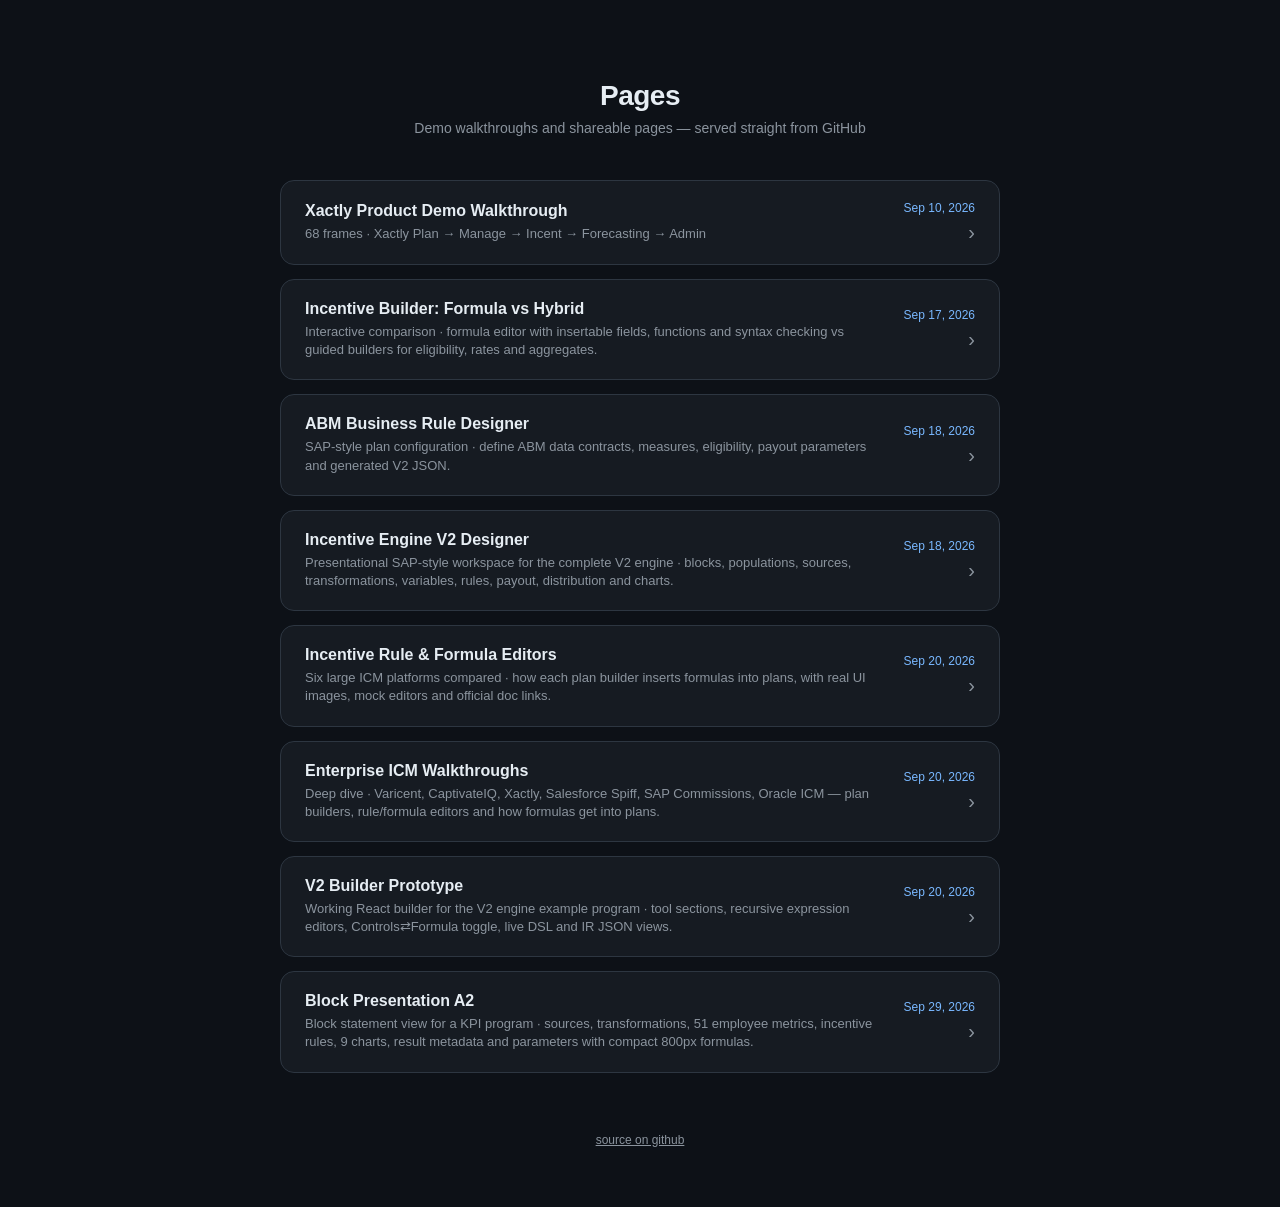
<file: index.html>
<!DOCTYPE html>
<html lang="en">
<head>
<meta charset="UTF-8">
<meta name="viewport" content="width=device-width, initial-scale=1.0">
<title>Akhil — Pages</title>
<style>
  :root {
    --bg: #0d1117; --bg2: #161b22; --border: #2d3641;
    --text: #e6edf3; --muted: #8b949e; --accent: #4f8ff7; --accent2: #79b8ff;
  }
  * { margin: 0; padding: 0; box-sizing: border-box; }
  body {
    background: var(--bg); color: var(--text);
    font-family: -apple-system, BlinkMacSystemFont, "Segoe UI", Roboto, Helvetica, Arial, sans-serif;
    min-height: 100vh; display: flex; flex-direction: column; align-items: center;
    padding: 80px 24px 60px;
  }
  h1 { font-size: 28px; font-weight: 700; letter-spacing: -0.5px; }
  .sub { color: var(--muted); font-size: 14px; margin-top: 8px; }
  .list { margin-top: 44px; width: min(720px, 100%); display: flex; flex-direction: column; gap: 14px; }
  a.card {
    display: flex; align-items: center; gap: 18px;
    background: var(--bg2); border: 1px solid var(--border); border-radius: 14px;
    padding: 20px 24px; text-decoration: none; color: var(--text);
    transition: border-color .15s, transform .15s;
  }
  a.card:hover { border-color: var(--accent); transform: translateY(-2px); }
  .card .info { flex: 1; }
  .card .t { font-size: 16px; font-weight: 650; }
  .card .d { font-size: 13px; color: var(--muted); margin-top: 5px; line-height: 1.4; }
  .card .meta { text-align: right; flex-shrink: 0; }
  .card .date { font-size: 12px; color: var(--accent2); font-variant-numeric: tabular-nums; }
  .card .go { font-size: 20px; color: var(--muted); margin-top: 6px; }
  a.card:hover .go { color: var(--accent); }
  .empty { margin-top: 44px; color: var(--muted); font-size: 14px; }
  footer { margin-top: auto; padding-top: 60px; font-size: 12px; color: var(--muted); }
  footer a { color: var(--muted); }
</style>
</head>
<body>
  <h1>Pages</h1>
  <div class="sub">Demo walkthroughs and shareable pages — served straight from GitHub</div>
  <div class="list" id="list"></div>
  <div class="empty" id="empty" hidden>Nothing published yet.</div>
  <footer><a href="https://github.com/akhil3645/akhil3645.github.io">source on github</a></footer>
  <script src="pages.js"></script>
  <script>
    const list = document.getElementById("list");
    PAGES.forEach(p => {
      const a = document.createElement("a");
      a.className = "card";
      a.href = p.url;
      a.innerHTML =
        '<div class="info"><div class="t">' + p.title + '</div><div class="d">' + p.desc + '</div></div>' +
        '<div class="meta"><div class="date">' + p.date + '</div><div class="go">&#8250;</div></div>';
      list.appendChild(a);
    });
    document.getElementById("empty").hidden = PAGES.length > 0;
  </script>
</body>
</html>
</file>
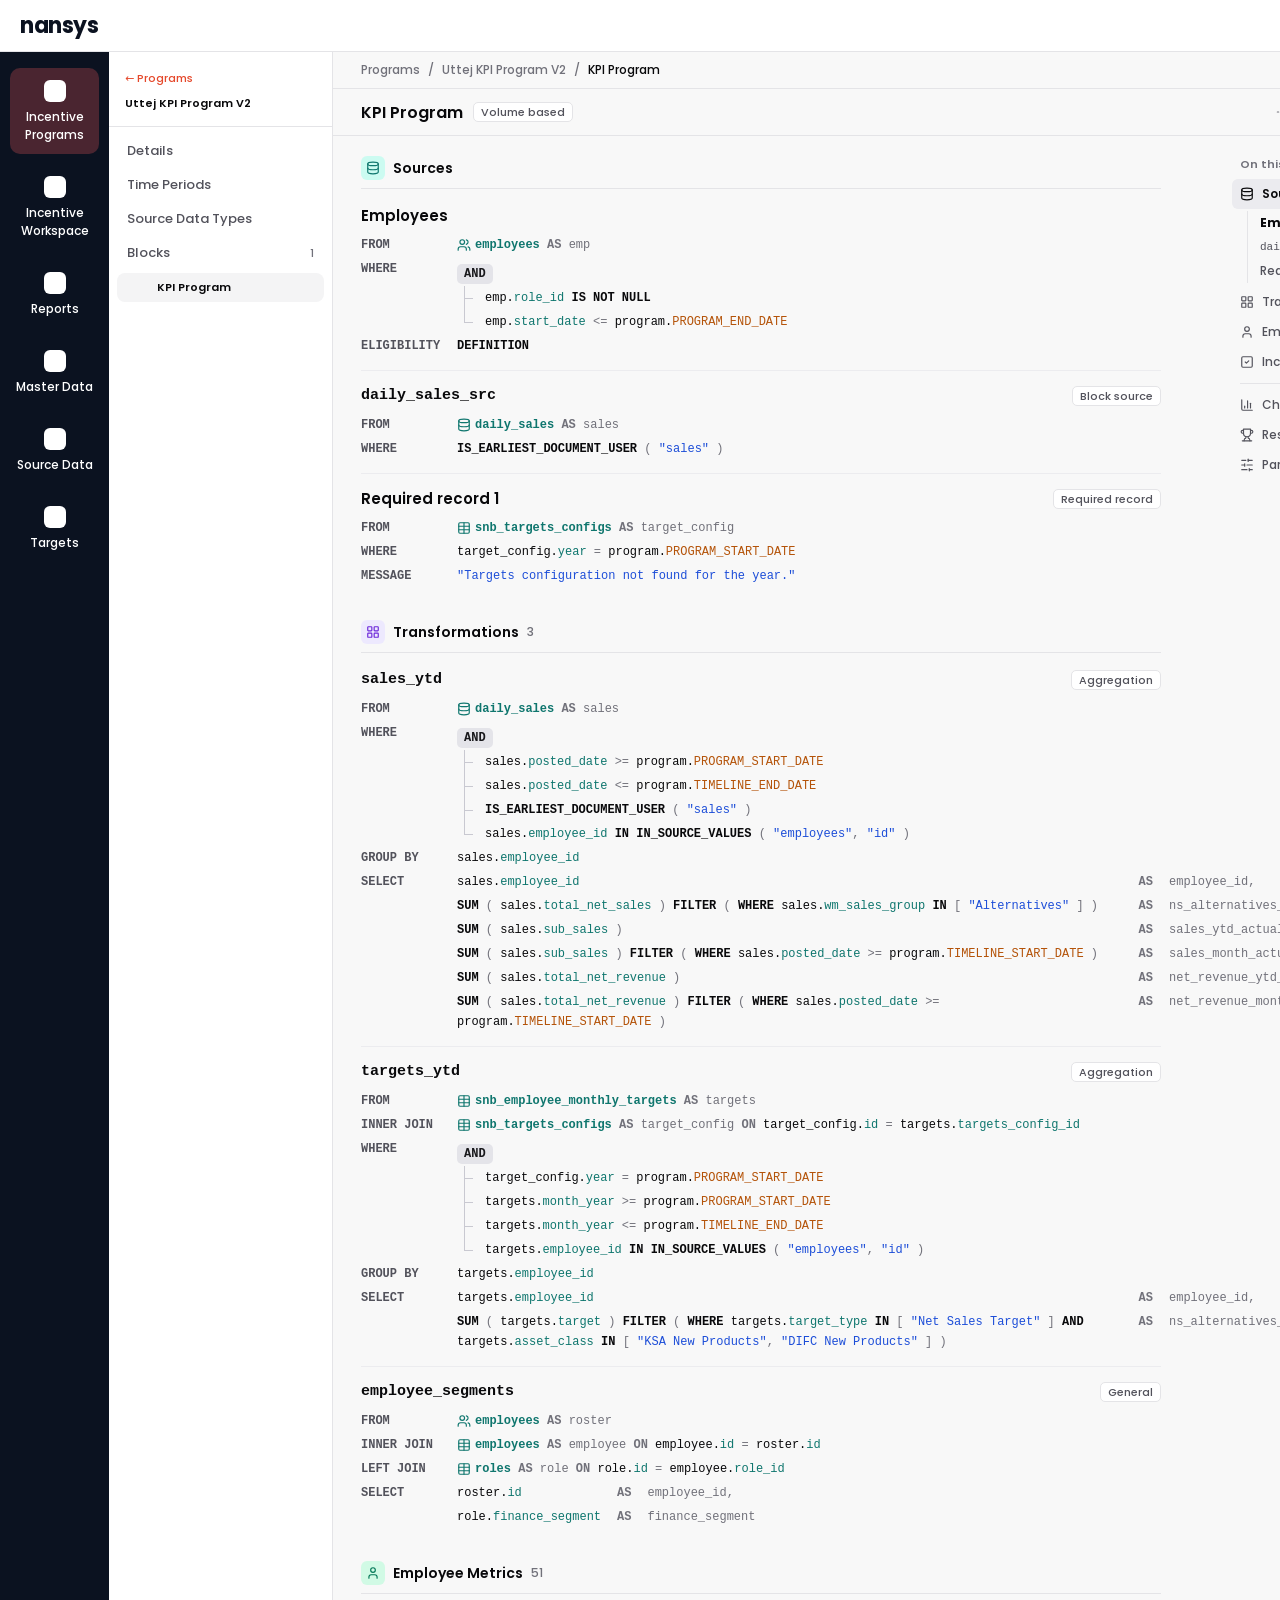
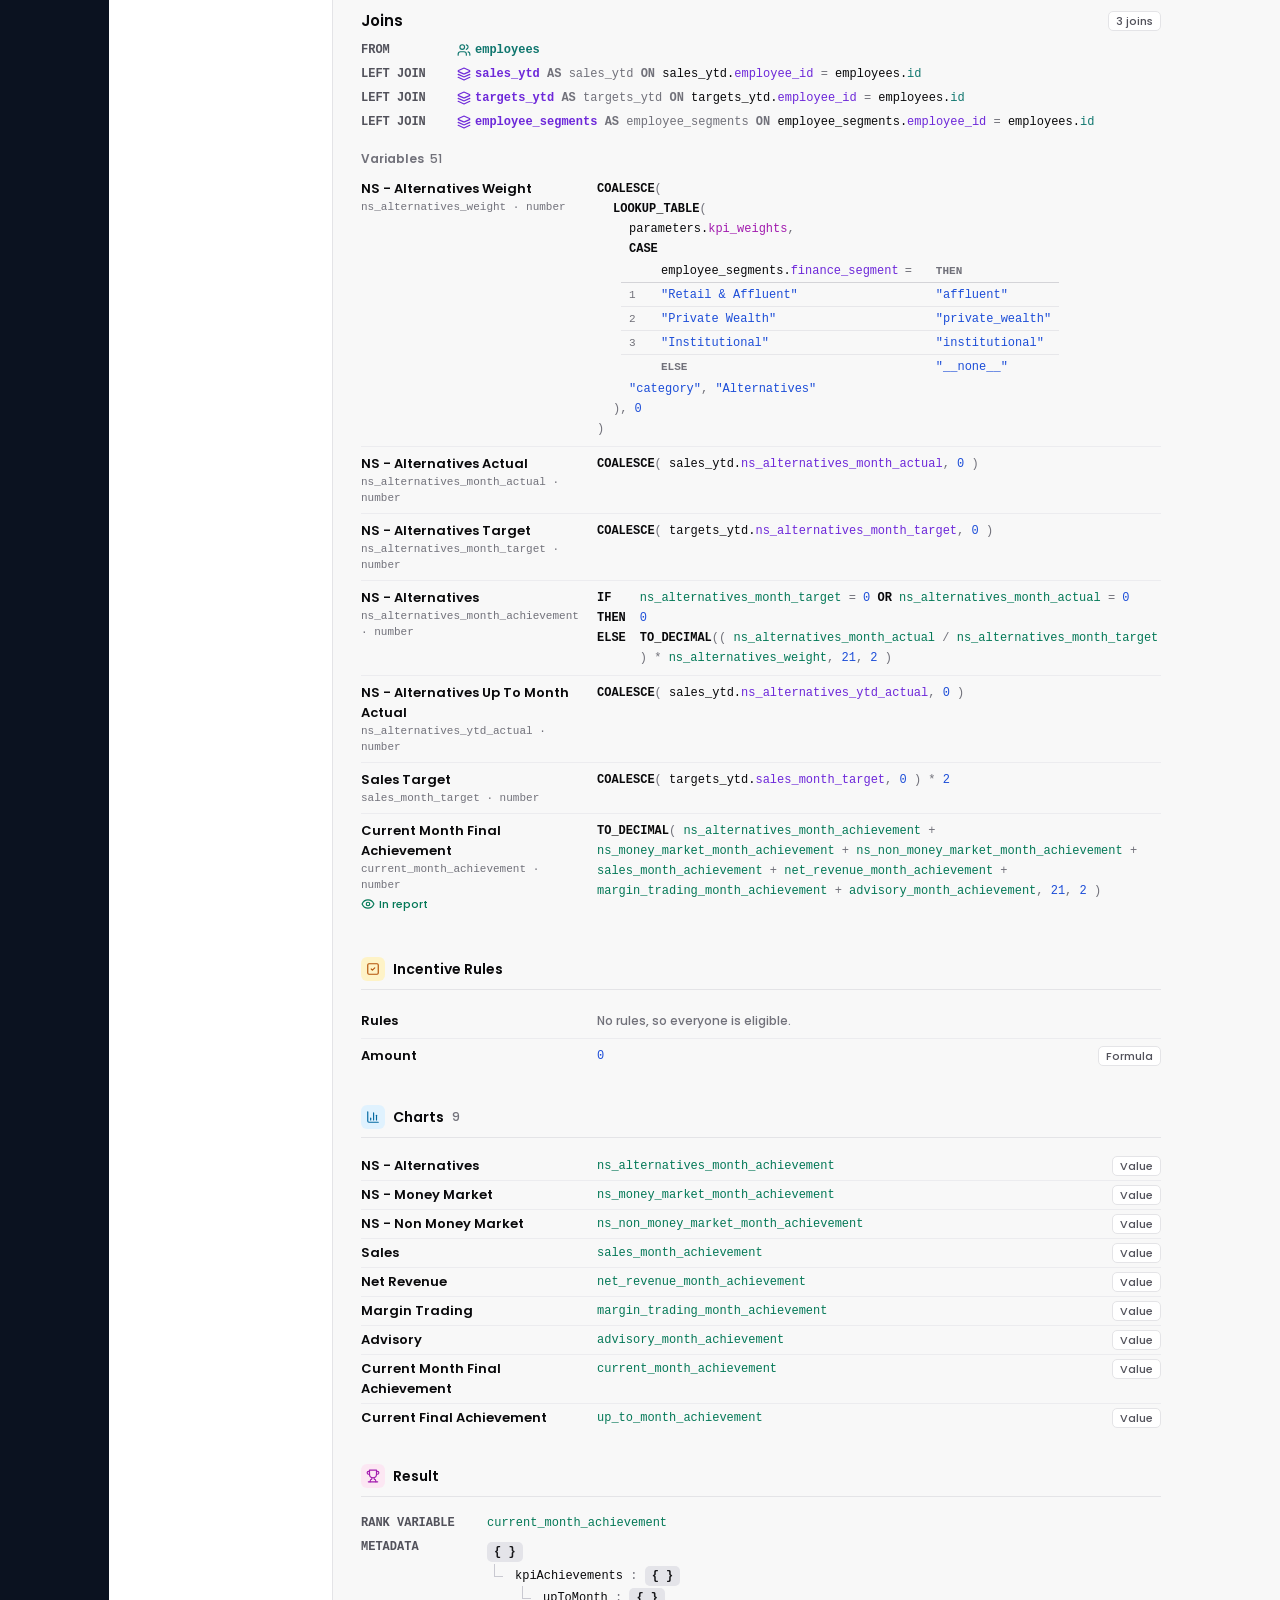
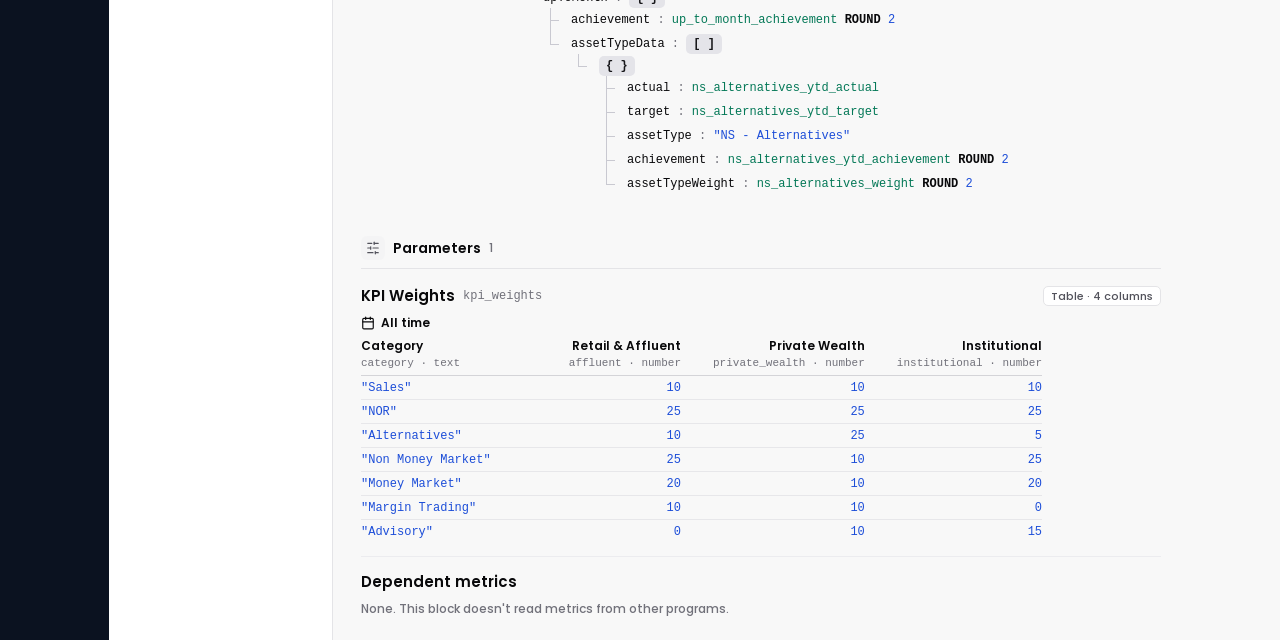
<file: a2-block-statements/index.html>
<!doctype html>
<html lang="en">
<head>
<meta charset="utf-8">
<title>Block Presentation A2</title>
<script src="./vendor/react.js"></script>
<script src="./vendor/react-dom.js"></script>
<script src="./support.js"></script>
</head>
<body>
<x-dc>
<helmet>
<link rel="preconnect" href="https://fonts.googleapis.com">
<link href="https://fonts.googleapis.com/css2?family=Poppins:wght@400;500;600;700&amp;display=swap" rel="stylesheet">
<style>
*{box-sizing:border-box}
body{margin:0;font-family:'Poppins',ui-sans-serif,system-ui,sans-serif;color:#09090b;background:#f8f8f8;-webkit-font-smoothing:antialiased}
a{color:inherit;text-decoration:none}
svg{flex:none}
.ic{width:14px;height:14px;fill:none;stroke:currentColor;stroke-width:2;stroke-linecap:round;stroke-linejoin:round}
.ic16{width:16px;height:16px;fill:none;stroke:currentColor;stroke-width:1.8;stroke-linecap:round;stroke-linejoin:round}
.f,.kw,.pill,.lb,.mono,.num{font-family:ui-monospace,SFMono-Regular,Menlo,Consolas,'Liberation Mono',monospace}
.f{font-size:12px;line-height:20px;font-weight:500;color:#09090b}
.ba{color:#0f766e}.dv{color:#6d28d9}.cv{color:#047857}.pv{color:#b45309}.pa{color:#a21caf}.ks{color:#1d4ed8}
.fn,.wd{font-weight:600;color:#09090b}
.op,.pu,.ph{color:#71717a}
.al{color:#09090b}
.ik{color:#71717a;font-weight:600}
.chip{display:inline-flex;align-items:center;gap:4px;font-weight:700;vertical-align:top;height:20px}

/* statement: capped at 800px so formulas never run wider */
.st{max-width:800px}
.cl{display:grid;grid-template-columns:88px minmax(0,1fr)}
.kw{font-size:12px;font-weight:700;line-height:20px;color:#52525b;padding-top:2px}
.ln{min-height:24px;padding:2px 8px}
.pill{display:inline-block;font-size:12px;font-weight:700;line-height:16px;padding:2px 7px;border-radius:5px;background:#e4e4e9;color:#18181b}
.tr{position:relative;margin-left:8px;padding-left:18px}
.tr>.c{position:relative;min-height:24px;padding:2px 8px 2px 10px}
.tr>.c::before{content:'';position:absolute;left:-11px;top:0;bottom:0;border-left:1.5px solid #c9c9d1}
.tr>.c:last-child::before{bottom:auto;height:12px}
.tr>.c::after{content:'';position:absolute;left:-11px;top:12px;width:9px;border-top:1.5px solid #c9c9d1}
.sel{display:grid;grid-template-columns:minmax(0,max-content) auto minmax(0,1fr)}
.sr{display:grid;grid-template-columns:subgrid;grid-column:1/-1;align-items:baseline}
.sr>div{padding:2px 8px}
.ifg{display:grid;grid-template-columns:auto minmax(0,1fr);column-gap:14px;align-items:baseline}
.ct{display:grid;grid-template-columns:16px max-content max-content;column-gap:24px;margin-left:-8px}
.ct .r{display:grid;grid-template-columns:subgrid;grid-column:1/-1;align-items:center;min-height:24px;padding:0 8px;border-bottom:1px solid #e7e7ea}
.ct .r.h{border-bottom:1.5px solid #d4d4d8}
.ct .r.e{border-bottom:0}
.lb{font-size:11px;font-weight:700;color:#71717a}
.num{font-size:11px;color:#71717a}

/* groups */
.grp{margin-top:32px}
.gh{display:flex;align-items:center;gap:8px;padding-bottom:8px;margin-bottom:14px;border-bottom:1px solid #e4e4e7;max-width:800px}
.tile{width:24px;height:24px;border-radius:6px;display:flex;align-items:center;justify-content:center}
.gt{font-size:14px;font-weight:600}
.gc{font-size:12px;font-weight:500;color:#71717a}

/* items: the name leads, the kind is a quiet badge at the right edge */
.item{max-width:800px}
.item+.item{margin-top:12px;padding-top:12px;border-top:1px solid #ececef}
.ih{display:flex;align-items:center;gap:8px;height:26px;margin-bottom:4px}
.it{font-family:ui-monospace,SFMono-Regular,Menlo,Consolas,'Liberation Mono',monospace;font-size:15px;font-weight:700;line-height:22px}
.its{font-size:15px;font-weight:600;line-height:22px}
.bd{margin-left:auto;display:inline-flex;align-items:center;gap:4px;height:20px;padding:0 7px;border:1px solid #e4e4e7;border-radius:5px;background:#ffffff;font-size:11px;font-weight:500;color:#52525b;white-space:nowrap}
.bdg{display:flex;gap:6px;margin-left:auto}
.bdg .bd{margin-left:0}
.lbl{font-size:12px;font-weight:600;color:#71717a;margin:16px 0 4px;max-width:800px;display:flex;gap:6px}

/* name | formula rows (variables, charts, rules, parameters) */
.lr{display:grid;grid-template-columns:216px minmax(0,1fr);column-gap:20px;max-width:800px;padding:7px 0;border-top:1px solid #ececef}
.lr:first-child{border-top:0}
.ln2{font-size:13px;font-weight:600;line-height:20px}
.la{font-family:ui-monospace,SFMono-Regular,Menlo,Consolas,'Liberation Mono',monospace;font-size:11px;font-weight:500;line-height:16px;color:#71717a}
.lf{display:flex;align-items:flex-start;gap:12px}
.lf>.f{flex:1;min-width:0}

/* parameter tables: every value shown, in the CASE table's look */
.pp{display:flex;align-items:center;gap:6px;font-size:12px;font-weight:600;line-height:20px;margin:2px 0 4px;color:#09090b}
.pt{display:grid;grid-template-columns:minmax(160px,max-content) repeat(3,minmax(128px,max-content));column-gap:32px;max-width:800px}
.pt .r{display:grid;grid-template-columns:subgrid;grid-column:1/-1;align-items:center;min-height:24px;border-bottom:1px solid #e7e7ea}
.pt .r.h{align-items:end;padding-bottom:4px;border-bottom:1.5px solid #d4d4d8}
.pt .r.e{border-bottom:0}
.pt .n{justify-self:end;text-align:right}
.pc{font-size:12px;font-weight:600;line-height:18px}
.pk{font-family:ui-monospace,SFMono-Regular,Menlo,Consolas,'Liberation Mono',monospace;font-size:11px;font-weight:500;line-height:16px;color:#71717a}
.eye{display:inline-flex;align-items:center;gap:4px;font-size:11px;font-weight:500;color:#047857;margin-top:2px}

/* shell */
.nv{display:flex;align-items:center;gap:10px;height:32px;padding:0 10px;font-size:13px;font-weight:500;color:#52525b;border-radius:8px}
.nc{margin-left:auto;font-size:11px;color:#71717a}
.ra{display:flex;align-items:center;gap:8px;height:30px;padding:0 8px;font-size:12px;font-weight:500;color:#52525b;border-radius:6px}
.ra.on{background:#ebebef;color:#09090b;font-weight:600}
.ri{display:block;font-family:ui-monospace,SFMono-Regular,Menlo,Consolas,'Liberation Mono',monospace;font-size:11px;font-weight:500;line-height:16px;color:#52525b;padding:4px 0 4px 12px}
.ri.on{color:#09090b;font-weight:700}
</style>
</helmet>
<div style="width:1440px;height:3840px;display:flex;flex-direction:column;background:#f8f8f8;overflow:hidden">

<!-- app top bar -->
<div style="height:52px;flex:none;background:#ffffff;border-bottom:1px solid #e4e4e7;display:flex;align-items:center;justify-content:space-between;padding:0 20px">
<div style="font-size:22px;font-weight:700;letter-spacing:-0.02em;color:#0b1220">nansys</div>
<div style="width:32px;height:32px;border-radius:16px;background:#e5482b;color:#ffffff;font-size:13px;font-weight:600;display:flex;align-items:center;justify-content:center">S</div>
</div>

<div style="flex:1;display:flex;min-height:0">

<!-- app rail -->
<div style="width:109px;flex:none;background:#0b1220;padding:16px 10px;display:flex;flex-direction:column;gap:10px;color:#ffffff;font-size:12px;font-weight:500;text-align:center">
<div style="background:#4a2530;border-radius:10px;padding:12px 4px 10px"><div style="width:22px;height:22px;border-radius:6px;background:#ffffff;margin:0 auto 6px"></div>Incentive Programs</div>
<div style="padding:12px 4px 10px"><div style="width:22px;height:22px;border-radius:6px;background:#ffffff;margin:0 auto 6px"></div>Incentive Workspace</div>
<div style="padding:12px 4px 10px"><div style="width:22px;height:22px;border-radius:6px;background:#ffffff;margin:0 auto 6px"></div>Reports</div>
<div style="padding:12px 4px 10px"><div style="width:22px;height:22px;border-radius:6px;background:#ffffff;margin:0 auto 6px"></div>Master Data</div>
<div style="padding:12px 4px 10px"><div style="width:22px;height:22px;border-radius:6px;background:#ffffff;margin:0 auto 6px"></div>Source Data</div>
<div style="padding:12px 4px 10px"><div style="width:22px;height:22px;border-radius:6px;background:#ffffff;margin:0 auto 6px"></div>Targets</div>
</div>

<!-- program sidebar -->
<div style="width:224px;flex:none;background:#ffffff;border-right:1px solid #e4e4e7">
<div style="padding:18px 16px 14px;border-bottom:1px solid #e4e4e7">
<div style="font-size:11px;font-weight:500;color:#e5482b">← Programs</div>
<div style="font-size:11px;font-weight:600;margin-top:8px">Uttej KPI Program V2</div>
</div>
<div style="padding:8px;display:flex;flex-direction:column;gap:2px">
<div class="nv">Details</div>
<div class="nv">Time Periods</div>
<div class="nv">Source Data Types</div>
<div class="nv">Blocks<span class="nc">1</span></div>
<div style="padding:6px 0 6px 40px;font-size:11px;font-weight:600;background:#f4f4f5;border-radius:8px;margin-top:2px">KPI Program</div>
</div>
</div>

<!-- content -->
<div style="flex:1;min-width:0;display:flex;flex-direction:column;background:#f8f8f8">

<div style="height:36px;flex:none;padding:0 28px;display:flex;align-items:center;gap:8px;font-size:12px;font-weight:500;color:#71717a">
<span>Programs</span><span>/</span><span>Uttej KPI Program V2</span><span>/</span><span style="color:#09090b">KPI Program</span>
</div>
<div style="height:48px;flex:none;padding:0 28px;border-top:1px solid #e4e4e7;border-bottom:1px solid #e4e4e7;display:flex;align-items:center;justify-content:space-between">
<div style="display:flex;align-items:center;gap:10px"><span style="font-size:16px;font-weight:600">KPI Program</span><span class="bd" style="margin-left:0">Volume based</span></div>
<div style="display:flex;align-items:center;gap:8px">
<button type="button" aria-label="Relaxed view" style="width:32px;height:32px;display:flex;align-items:center;justify-content:center;color:#71717a;background:none;border:0;border-radius:8px"><svg class="ic16" viewBox="0 0 24 24"><path d="M12 22v-6"></path><path d="M12 8V2"></path><path d="M4 12H2"></path><path d="M10 12H8"></path><path d="M16 12h-2"></path><path d="M22 12h-2"></path><path d="m15 19-3-3-3 3"></path><path d="m15 5-3 3-3-3"></path></svg></button>
<a href="#edit" style="height:32px;padding:0 12px;border:1px solid #e4e4e7;border-radius:8px;background:#ffffff;display:flex;align-items:center;gap:6px;font-size:12px;font-weight:500"><svg class="ic" viewBox="0 0 24 24"><path d="M21.174 6.812a1 1 0 0 0-3.986-3.987L3.842 16.174a2 2 0 0 0-.5.83l-1.321 4.352a.5.5 0 0 0 .623.622l4.353-1.32a2 2 0 0 0 .83-.497z"></path></svg>Edit block</a>
</div>
</div>

<div style="flex:1;display:flex;min-height:0">

<!-- ============ MAIN COLUMN ============ -->
<div style="flex:1;min-width:0;padding:20px 24px 48px 28px">

<!-- SOURCES -->
<div id="g-sources">
<div class="gh"><div class="tile" style="background:#ccfbf1;color:#0f766e"><svg class="ic" viewBox="0 0 24 24"><ellipse cx="12" cy="5" rx="9" ry="3"></ellipse><path d="M3 5V19A9 3 0 0 0 21 19V5"></path><path d="M3 12A9 3 0 0 0 21 12"></path></svg></div><span class="gt">Sources</span></div>

<div class="item">
<div class="ih"><span class="its">Employees</span></div>
<div class="st">
<div class="cl"><div class="kw">FROM</div><div class="ln f"><span class="chip ba"><svg class="ic" viewBox="0 0 24 24"><path d="M16 21v-2a4 4 0 0 0-4-4H6a4 4 0 0 0-4 4v2"></path><circle cx="9" cy="7" r="4"></circle><path d="M22 21v-2a4 4 0 0 0-3-3.87"></path><path d="M16 3.13a4 4 0 0 1 0 7.75"></path></svg>employees</span> <span class="ik">AS</span> <span class="ph">emp</span></div></div>
<div class="cl"><div class="kw">WHERE</div><div>
<div class="ln"><span class="pill">AND</span></div>
<div class="tr">
<div class="c f"><span class="al">emp.</span><span class="ba">role_id</span> <span class="wd">IS NOT NULL</span></div>
<div class="c f"><span class="al">emp.</span><span class="ba">start_date</span> <span class="op">&lt;=</span> <span class="al">program.</span><span class="pv">PROGRAM_END_DATE</span></div>
</div></div></div>
<div class="cl"><div class="kw">ELIGIBILITY</div><div class="ln f"><span class="wd">DEFINITION</span></div></div>
</div>
</div>

<div class="item">
<div class="ih"><span class="it">daily_sales_src</span><span class="bd">Block source</span></div>
<div class="st">
<div class="cl"><div class="kw">FROM</div><div class="ln f"><span class="chip ba"><svg class="ic" viewBox="0 0 24 24"><ellipse cx="12" cy="5" rx="9" ry="3"></ellipse><path d="M3 5V19A9 3 0 0 0 21 19V5"></path><path d="M3 12A9 3 0 0 0 21 12"></path></svg>daily_sales</span> <span class="ik">AS</span> <span class="ph">sales</span></div></div>
<div class="cl"><div class="kw">WHERE</div><div class="ln f"><span class="fn">IS_EARLIEST_DOCUMENT_USER</span> <span class="pu">(</span> <span class="ks">"sales"</span> <span class="pu">)</span></div></div>
</div>
</div>

<div class="item">
<div class="ih"><span class="its">Required record 1</span><span class="bd">Required record</span></div>
<div class="st">
<div class="cl"><div class="kw">FROM</div><div class="ln f"><span class="chip ba"><svg class="ic" viewBox="0 0 24 24"><path d="M12 3v18"></path><rect width="18" height="18" x="3" y="3" rx="2"></rect><path d="M3 9h18"></path><path d="M3 15h18"></path></svg>snb_targets_configs</span> <span class="ik">AS</span> <span class="ph">target_config</span></div></div>
<div class="cl"><div class="kw">WHERE</div><div class="ln f"><span class="al">target_config.</span><span class="ba">year</span> <span class="op">=</span> <span class="al">program.</span><span class="pv">PROGRAM_START_DATE</span></div></div>
<div class="cl"><div class="kw">MESSAGE</div><div class="ln f"><span class="ks">"Targets configuration not found for the year."</span></div></div>
</div>
</div>
</div>

<!-- TRANSFORMATIONS -->
<div class="grp" id="g-transformations">
<div class="gh"><div class="tile" style="background:#ede9fe;color:#6d28d9"><svg class="ic" viewBox="0 0 24 24"><rect width="7" height="7" x="3" y="3" rx="1"></rect><rect width="7" height="7" x="14" y="3" rx="1"></rect><rect width="7" height="7" x="14" y="14" rx="1"></rect><rect width="7" height="7" x="3" y="14" rx="1"></rect></svg></div><span class="gt">Transformations</span><span class="gc">3</span></div>

<div class="item">
<div class="ih"><span class="it">sales_ytd</span><span class="bd">Aggregation</span></div>
<div class="st">
<div class="cl"><div class="kw">FROM</div><div class="ln f"><span class="chip ba"><svg class="ic" viewBox="0 0 24 24"><ellipse cx="12" cy="5" rx="9" ry="3"></ellipse><path d="M3 5V19A9 3 0 0 0 21 19V5"></path><path d="M3 12A9 3 0 0 0 21 12"></path></svg>daily_sales</span> <span class="ik">AS</span> <span class="ph">sales</span></div></div>
<div class="cl"><div class="kw">WHERE</div><div>
<div class="ln"><span class="pill">AND</span></div>
<div class="tr">
<div class="c f"><span class="al">sales.</span><span class="ba">posted_date</span> <span class="op">&gt;=</span> <span class="al">program.</span><span class="pv">PROGRAM_START_DATE</span></div>
<div class="c f"><span class="al">sales.</span><span class="ba">posted_date</span> <span class="op">&lt;=</span> <span class="al">program.</span><span class="pv">TIMELINE_END_DATE</span></div>
<div class="c f"><span class="fn">IS_EARLIEST_DOCUMENT_USER</span> <span class="pu">(</span> <span class="ks">"sales"</span> <span class="pu">)</span></div>
<div class="c f"><span class="al">sales.</span><span class="ba">employee_id</span> <span class="wd">IN</span> <span class="fn">IN_SOURCE_VALUES</span> <span class="pu">(</span> <span class="ks">"employees"</span><span class="pu">,</span> <span class="ks">"id"</span> <span class="pu">)</span></div>
</div></div></div>
<div class="cl"><div class="kw">GROUP BY</div><div class="ln f"><span class="al">sales.</span><span class="ba">employee_id</span></div></div>
<div class="cl"><div class="kw">SELECT</div>
<div class="sel">
<div class="sr"><div class="f"><span class="al">sales.</span><span class="ba">employee_id</span></div><div class="f ik">AS</div><div class="f"><span class="ph">employee_id</span><span class="pu">,</span></div></div>
<div class="sr"><div class="f"><span class="fn">SUM</span> <span class="pu">(</span> <span class="al">sales.</span><span class="ba">total_net_sales</span> <span class="pu">)</span> <span class="fn">FILTER</span> <span class="pu">(</span> <span class="wd">WHERE</span> <span class="al">sales.</span><span class="ba">wm_sales_group</span> <span class="wd">IN</span> <span class="pu">[</span> <span class="ks">"Alternatives"</span> <span class="pu">] )</span></div><div class="f ik">AS</div><div class="f"><span class="ph">ns_alternatives_ytd_actual</span><span class="pu">,</span></div></div>
<div class="sr"><div class="f"><span class="fn">SUM</span> <span class="pu">(</span> <span class="al">sales.</span><span class="ba">sub_sales</span> <span class="pu">)</span></div><div class="f ik">AS</div><div class="f"><span class="ph">sales_ytd_actual</span><span class="pu">,</span></div></div>
<div class="sr"><div class="f"><span class="fn">SUM</span> <span class="pu">(</span> <span class="al">sales.</span><span class="ba">sub_sales</span> <span class="pu">)</span> <span class="fn">FILTER</span> <span class="pu">(</span> <span class="wd">WHERE</span> <span class="al">sales.</span><span class="ba">posted_date</span> <span class="op">&gt;=</span> <span class="al">program.</span><span class="pv">TIMELINE_START_DATE</span> <span class="pu">)</span></div><div class="f ik">AS</div><div class="f"><span class="ph">sales_month_actual</span><span class="pu">,</span></div></div>
<div class="sr"><div class="f"><span class="fn">SUM</span> <span class="pu">(</span> <span class="al">sales.</span><span class="ba">total_net_revenue</span> <span class="pu">)</span></div><div class="f ik">AS</div><div class="f"><span class="ph">net_revenue_ytd_actual</span><span class="pu">,</span></div></div>
<div class="sr"><div class="f"><span class="fn">SUM</span> <span class="pu">(</span> <span class="al">sales.</span><span class="ba">total_net_revenue</span> <span class="pu">)</span> <span class="fn">FILTER</span> <span class="pu">(</span> <span class="wd">WHERE</span> <span class="al">sales.</span><span class="ba">posted_date</span> <span class="op">&gt;=</span> <span class="al">program.</span><span class="pv">TIMELINE_START_DATE</span> <span class="pu">)</span></div><div class="f ik">AS</div><div class="f"><span class="ph">net_revenue_month_actual</span></div></div>
</div></div>
</div>
</div>

<div class="item">
<div class="ih"><span class="it">targets_ytd</span><span class="bd">Aggregation</span></div>
<div class="st">
<div class="cl"><div class="kw">FROM</div><div class="ln f"><span class="chip ba"><svg class="ic" viewBox="0 0 24 24"><path d="M12 3v18"></path><rect width="18" height="18" x="3" y="3" rx="2"></rect><path d="M3 9h18"></path><path d="M3 15h18"></path></svg>snb_employee_monthly_targets</span> <span class="ik">AS</span> <span class="ph">targets</span></div></div>
<div class="cl"><div class="kw">INNER JOIN</div><div class="ln f"><span class="chip ba"><svg class="ic" viewBox="0 0 24 24"><path d="M12 3v18"></path><rect width="18" height="18" x="3" y="3" rx="2"></rect><path d="M3 9h18"></path><path d="M3 15h18"></path></svg>snb_targets_configs</span> <span class="ik">AS</span> <span class="ph">target_config</span> <span class="ik">ON</span> <span class="al">target_config.</span><span class="ba">id</span> <span class="op">=</span> <span class="al">targets.</span><span class="ba">targets_config_id</span></div></div>
<div class="cl"><div class="kw">WHERE</div><div>
<div class="ln"><span class="pill">AND</span></div>
<div class="tr">
<div class="c f"><span class="al">target_config.</span><span class="ba">year</span> <span class="op">=</span> <span class="al">program.</span><span class="pv">PROGRAM_START_DATE</span></div>
<div class="c f"><span class="al">targets.</span><span class="ba">month_year</span> <span class="op">&gt;=</span> <span class="al">program.</span><span class="pv">PROGRAM_START_DATE</span></div>
<div class="c f"><span class="al">targets.</span><span class="ba">month_year</span> <span class="op">&lt;=</span> <span class="al">program.</span><span class="pv">TIMELINE_END_DATE</span></div>
<div class="c f"><span class="al">targets.</span><span class="ba">employee_id</span> <span class="wd">IN</span> <span class="fn">IN_SOURCE_VALUES</span> <span class="pu">(</span> <span class="ks">"employees"</span><span class="pu">,</span> <span class="ks">"id"</span> <span class="pu">)</span></div>
</div></div></div>
<div class="cl"><div class="kw">GROUP BY</div><div class="ln f"><span class="al">targets.</span><span class="ba">employee_id</span></div></div>
<div class="cl"><div class="kw">SELECT</div>
<div class="sel">
<div class="sr"><div class="f"><span class="al">targets.</span><span class="ba">employee_id</span></div><div class="f ik">AS</div><div class="f"><span class="ph">employee_id</span><span class="pu">,</span></div></div>
<div class="sr"><div class="f"><span class="fn">SUM</span> <span class="pu">(</span> <span class="al">targets.</span><span class="ba">target</span> <span class="pu">)</span> <span class="fn">FILTER</span> <span class="pu">(</span> <span class="wd">WHERE</span> <span class="al">targets.</span><span class="ba">target_type</span> <span class="wd">IN</span> <span class="pu">[</span> <span class="ks">"Net Sales Target"</span> <span class="pu">]</span> <span class="wd">AND</span> <span class="al">targets.</span><span class="ba">asset_class</span> <span class="wd">IN</span> <span class="pu">[</span> <span class="ks">"KSA New Products"</span><span class="pu">,</span> <span class="ks">"DIFC New Products"</span> <span class="pu">] )</span></div><div class="f ik">AS</div><div class="f"><span class="ph">ns_alternatives_ytd_target</span></div></div>
</div></div>
</div>
</div>

<div class="item">
<div class="ih"><span class="it">employee_segments</span><span class="bd">General</span></div>
<div class="st">
<div class="cl"><div class="kw">FROM</div><div class="ln f"><span class="chip ba"><svg class="ic" viewBox="0 0 24 24"><path d="M16 21v-2a4 4 0 0 0-4-4H6a4 4 0 0 0-4 4v2"></path><circle cx="9" cy="7" r="4"></circle><path d="M22 21v-2a4 4 0 0 0-3-3.87"></path><path d="M16 3.13a4 4 0 0 1 0 7.75"></path></svg>employees</span> <span class="ik">AS</span> <span class="ph">roster</span></div></div>
<div class="cl"><div class="kw">INNER JOIN</div><div class="ln f"><span class="chip ba"><svg class="ic" viewBox="0 0 24 24"><path d="M12 3v18"></path><rect width="18" height="18" x="3" y="3" rx="2"></rect><path d="M3 9h18"></path><path d="M3 15h18"></path></svg>employees</span> <span class="ik">AS</span> <span class="ph">employee</span> <span class="ik">ON</span> <span class="al">employee.</span><span class="ba">id</span> <span class="op">=</span> <span class="al">roster.</span><span class="ba">id</span></div></div>
<div class="cl"><div class="kw">LEFT JOIN</div><div class="ln f"><span class="chip ba"><svg class="ic" viewBox="0 0 24 24"><path d="M12 3v18"></path><rect width="18" height="18" x="3" y="3" rx="2"></rect><path d="M3 9h18"></path><path d="M3 15h18"></path></svg>roles</span> <span class="ik">AS</span> <span class="ph">role</span> <span class="ik">ON</span> <span class="al">role.</span><span class="ba">id</span> <span class="op">=</span> <span class="al">employee.</span><span class="ba">role_id</span></div></div>
<div class="cl"><div class="kw">SELECT</div>
<div class="sel">
<div class="sr"><div class="f"><span class="al">roster.</span><span class="ba">id</span></div><div class="f ik">AS</div><div class="f"><span class="ph">employee_id</span><span class="pu">,</span></div></div>
<div class="sr"><div class="f"><span class="al">role.</span><span class="ba">finance_segment</span></div><div class="f ik">AS</div><div class="f"><span class="ph">finance_segment</span></div></div>
</div></div>
</div>
</div>
</div>

<!-- EMPLOYEE METRICS -->
<div class="grp" id="g-employee-metrics">
<div class="gh"><div class="tile" style="background:#d1fae5;color:#047857"><svg class="ic" viewBox="0 0 24 24"><path d="M19 21v-2a4 4 0 0 0-4-4H9a4 4 0 0 0-4 4v2"></path><circle cx="12" cy="7" r="4"></circle></svg></div><span class="gt">Employee Metrics</span><span class="gc">51</span></div>

<div class="item">
<div class="ih"><span class="its">Joins</span><span class="bd">3 joins</span></div>
<div class="st">
<div class="cl"><div class="kw">FROM</div><div class="ln f"><span class="chip ba"><svg class="ic" viewBox="0 0 24 24"><path d="M16 21v-2a4 4 0 0 0-4-4H6a4 4 0 0 0-4 4v2"></path><circle cx="9" cy="7" r="4"></circle><path d="M22 21v-2a4 4 0 0 0-3-3.87"></path><path d="M16 3.13a4 4 0 0 1 0 7.75"></path></svg>employees</span></div></div>
<div class="cl"><div class="kw">LEFT JOIN</div><div class="ln f"><span class="chip dv"><svg class="ic" viewBox="0 0 24 24"><path d="m12.83 2.18a2 2 0 0 0-1.66 0L2.6 6.08a1 1 0 0 0 0 1.83l8.58 3.91a2 2 0 0 0 1.66 0l8.58-3.9a1 1 0 0 0 0-1.83Z"></path><path d="m22 17.65-9.17 4.16a2 2 0 0 1-1.66 0L2 17.65"></path><path d="m22 12.65-9.17 4.16a2 2 0 0 1-1.66 0L2 12.65"></path></svg>sales_ytd</span> <span class="ik">AS</span> <span class="ph">sales_ytd</span> <span class="ik">ON</span> <span class="al">sales_ytd.</span><span class="dv">employee_id</span> <span class="op">=</span> <span class="al">employees.</span><span class="ba">id</span></div></div>
<div class="cl"><div class="kw">LEFT JOIN</div><div class="ln f"><span class="chip dv"><svg class="ic" viewBox="0 0 24 24"><path d="m12.83 2.18a2 2 0 0 0-1.66 0L2.6 6.08a1 1 0 0 0 0 1.83l8.58 3.91a2 2 0 0 0 1.66 0l8.58-3.9a1 1 0 0 0 0-1.83Z"></path><path d="m22 17.65-9.17 4.16a2 2 0 0 1-1.66 0L2 17.65"></path><path d="m22 12.65-9.17 4.16a2 2 0 0 1-1.66 0L2 12.65"></path></svg>targets_ytd</span> <span class="ik">AS</span> <span class="ph">targets_ytd</span> <span class="ik">ON</span> <span class="al">targets_ytd.</span><span class="dv">employee_id</span> <span class="op">=</span> <span class="al">employees.</span><span class="ba">id</span></div></div>
<div class="cl"><div class="kw">LEFT JOIN</div><div class="ln f"><span class="chip dv"><svg class="ic" viewBox="0 0 24 24"><path d="m12.83 2.18a2 2 0 0 0-1.66 0L2.6 6.08a1 1 0 0 0 0 1.83l8.58 3.91a2 2 0 0 0 1.66 0l8.58-3.9a1 1 0 0 0 0-1.83Z"></path><path d="m22 17.65-9.17 4.16a2 2 0 0 1-1.66 0L2 17.65"></path><path d="m22 12.65-9.17 4.16a2 2 0 0 1-1.66 0L2 12.65"></path></svg>employee_segments</span> <span class="ik">AS</span> <span class="ph">employee_segments</span> <span class="ik">ON</span> <span class="al">employee_segments.</span><span class="dv">employee_id</span> <span class="op">=</span> <span class="al">employees.</span><span class="ba">id</span></div></div>
</div>
</div>

<div class="lbl"><span>Variables</span><span style="font-weight:500">51</span></div>
<div>
<div class="lr"><div><div class="ln2">NS - Alternatives Weight</div><div class="la">ns_alternatives_weight · number</div></div>
<div>
<div class="f"><span class="fn">COALESCE</span><span class="pu">(</span></div>
<div style="padding-left:16px">
<div class="f"><span class="fn">LOOKUP_TABLE</span><span class="pu">(</span></div>
<div style="padding-left:16px">
<div class="f"><span class="al">parameters.</span><span class="pa">kpi_weights</span><span class="pu">,</span></div>
<div class="f"><span class="fn">CASE</span></div>
<div class="ct">
<div class="r h"><span class="lb"></span><span style="display:flex;gap:6px;align-items:baseline"><span class="f"><span class="al">employee_segments.</span><span class="dv">finance_segment</span></span><span class="f op">=</span></span><span class="lb">THEN</span></div>
<div class="r"><span class="num">1</span><span class="f ks">"Retail &amp; Affluent"</span><span class="f ks">"affluent"</span></div>
<div class="r"><span class="num">2</span><span class="f ks">"Private Wealth"</span><span class="f ks">"private_wealth"</span></div>
<div class="r"><span class="num">3</span><span class="f ks">"Institutional"</span><span class="f ks">"institutional"</span></div>
<div class="r e"><span class="num"></span><span class="lb">ELSE</span><span class="f ks">"__none__"</span></div>
</div>
<div class="f"><span class="ks">"category"</span><span class="pu">,</span> <span class="ks">"Alternatives"</span></div>
</div>
<div class="f"><span class="pu">),</span> <span class="ks">0</span></div>
</div>
<div class="f"><span class="pu">)</span></div>
</div></div>

<div class="lr"><div><div class="ln2">NS - Alternatives Actual</div><div class="la">ns_alternatives_month_actual · number</div></div>
<div class="f"><span class="fn">COALESCE</span><span class="pu">(</span> <span class="al">sales_ytd.</span><span class="dv">ns_alternatives_month_actual</span><span class="pu">,</span> <span class="ks">0</span> <span class="pu">)</span></div></div>

<div class="lr"><div><div class="ln2">NS - Alternatives Target</div><div class="la">ns_alternatives_month_target · number</div></div>
<div class="f"><span class="fn">COALESCE</span><span class="pu">(</span> <span class="al">targets_ytd.</span><span class="dv">ns_alternatives_month_target</span><span class="pu">,</span> <span class="ks">0</span> <span class="pu">)</span></div></div>

<div class="lr"><div><div class="ln2">NS - Alternatives</div><div class="la">ns_alternatives_month_achievement · number</div></div>
<div class="ifg">
<div class="f wd">IF</div><div class="f"><span class="cv">ns_alternatives_month_target</span> <span class="op">=</span> <span class="ks">0</span> <span class="wd">OR</span> <span class="cv">ns_alternatives_month_actual</span> <span class="op">=</span> <span class="ks">0</span></div>
<div class="f wd">THEN</div><div class="f"><span class="ks">0</span></div>
<div class="f wd">ELSE</div><div class="f"><span class="fn">TO_DECIMAL</span><span class="pu">((</span> <span class="cv">ns_alternatives_month_actual</span> <span class="op">/</span> <span class="cv">ns_alternatives_month_target</span> <span class="pu">)</span> <span class="op">*</span> <span class="cv">ns_alternatives_weight</span><span class="pu">,</span> <span class="ks">21</span><span class="pu">,</span> <span class="ks">2</span> <span class="pu">)</span></div>
</div></div>

<div class="lr"><div><div class="ln2">NS - Alternatives Up To Month Actual</div><div class="la">ns_alternatives_ytd_actual · number</div></div>
<div class="f"><span class="fn">COALESCE</span><span class="pu">(</span> <span class="al">sales_ytd.</span><span class="dv">ns_alternatives_ytd_actual</span><span class="pu">,</span> <span class="ks">0</span> <span class="pu">)</span></div></div>

<div class="lr"><div><div class="ln2">Sales Target</div><div class="la">sales_month_target · number</div></div>
<div class="f"><span class="fn">COALESCE</span><span class="pu">(</span> <span class="al">targets_ytd.</span><span class="dv">sales_month_target</span><span class="pu">,</span> <span class="ks">0</span> <span class="pu">)</span> <span class="op">*</span> <span class="ks">2</span></div></div>

<div class="lr"><div><div class="ln2">Current Month Final Achievement</div><div class="la">current_month_achievement · number</div><div class="eye"><svg class="ic" viewBox="0 0 24 24"><path d="M2.062 12.348a1 1 0 0 1 0-.696 10.75 10.75 0 0 1 19.876 0 1 1 0 0 1 0 .696 10.75 10.75 0 0 1-19.876 0"></path><circle cx="12" cy="12" r="3"></circle></svg>In report</div></div>
<div class="f"><span class="fn">TO_DECIMAL</span><span class="pu">(</span> <span class="cv">ns_alternatives_month_achievement</span> <span class="op">+</span> <span class="cv">ns_money_market_month_achievement</span> <span class="op">+</span> <span class="cv">ns_non_money_market_month_achievement</span> <span class="op">+</span> <span class="cv">sales_month_achievement</span> <span class="op">+</span> <span class="cv">net_revenue_month_achievement</span> <span class="op">+</span> <span class="cv">margin_trading_month_achievement</span> <span class="op">+</span> <span class="cv">advisory_month_achievement</span><span class="pu">,</span> <span class="ks">21</span><span class="pu">,</span> <span class="ks">2</span> <span class="pu">)</span></div></div>
</div>
</div>

<!-- INCENTIVE RULES -->
<div class="grp" id="g-incentive-rules">
<div class="gh"><div class="tile" style="background:#fef3c7;color:#b45309"><svg class="ic" viewBox="0 0 24 24"><rect width="18" height="18" x="3" y="3" rx="2"></rect><path d="m9 12 2 2 4-4"></path></svg></div><span class="gt">Incentive Rules</span></div>
<div>
<div class="lr"><div class="ln2">Rules</div><div class="f" style="font-family:'Poppins',ui-sans-serif,system-ui,sans-serif;color:#71717a">No rules, so everyone is eligible.</div></div>
<div class="lr"><div class="ln2">Amount</div><div class="lf"><div class="f"><span class="ks">0</span></div><span class="bd">Formula</span></div></div>
</div>
</div>

<!-- CHARTS -->
<div class="grp" id="g-charts">
<div class="gh"><div class="tile" style="background:#e0f2fe;color:#0369a1"><svg class="ic" viewBox="0 0 24 24"><path d="M3 3v16a2 2 0 0 0 2 2h16"></path><path d="M18 17V9"></path><path d="M13 17V5"></path><path d="M8 17v-3"></path></svg></div><span class="gt">Charts</span><span class="gc">9</span></div>
<div>
<div class="lr" style="padding:4px 0"><div class="ln2">NS - Alternatives</div><div class="lf"><div class="f"><span class="cv">ns_alternatives_month_achievement</span></div><span class="bd">Value</span></div></div>
<div class="lr" style="padding:4px 0"><div class="ln2">NS - Money Market</div><div class="lf"><div class="f"><span class="cv">ns_money_market_month_achievement</span></div><span class="bd">Value</span></div></div>
<div class="lr" style="padding:4px 0"><div class="ln2">NS - Non Money Market</div><div class="lf"><div class="f"><span class="cv">ns_non_money_market_month_achievement</span></div><span class="bd">Value</span></div></div>
<div class="lr" style="padding:4px 0"><div class="ln2">Sales</div><div class="lf"><div class="f"><span class="cv">sales_month_achievement</span></div><span class="bd">Value</span></div></div>
<div class="lr" style="padding:4px 0"><div class="ln2">Net Revenue</div><div class="lf"><div class="f"><span class="cv">net_revenue_month_achievement</span></div><span class="bd">Value</span></div></div>
<div class="lr" style="padding:4px 0"><div class="ln2">Margin Trading</div><div class="lf"><div class="f"><span class="cv">margin_trading_month_achievement</span></div><span class="bd">Value</span></div></div>
<div class="lr" style="padding:4px 0"><div class="ln2">Advisory</div><div class="lf"><div class="f"><span class="cv">advisory_month_achievement</span></div><span class="bd">Value</span></div></div>
<div class="lr" style="padding:4px 0"><div class="ln2">Current Month Final Achievement</div><div class="lf"><div class="f"><span class="cv">current_month_achievement</span></div><span class="bd">Value</span></div></div>
<div class="lr" style="padding:4px 0"><div class="ln2">Current Final Achievement</div><div class="lf"><div class="f"><span class="cv">up_to_month_achievement</span></div><span class="bd">Value</span></div></div>
</div>
</div>

<!-- RESULT -->
<div class="grp" id="g-result">
<div class="gh"><div class="tile" style="background:#fce7f3;color:#a21caf"><svg class="ic" viewBox="0 0 24 24"><path d="M6 9H4.5a2.5 2.5 0 0 1 0-5H6"></path><path d="M18 9h1.5a2.5 2.5 0 0 0 0-5H18"></path><path d="M4 22h16"></path><path d="M10 14.66V17c0 .55-.47.98-1.97 1.21C7.85 18.75 7 20.24 7 22"></path><path d="M14 14.66V17c0 .55.47.98 1.97 1.21C16.15 18.75 17 20.24 17 22"></path><path d="M18 2H6v7a6 6 0 0 0 12 0V2Z"></path></svg></div><span class="gt">Result</span></div>
<div class="st" style="display:grid;grid-template-columns:118px minmax(0,1fr)">
<div class="kw">RANK VARIABLE</div><div class="ln f"><span class="cv">current_month_achievement</span></div>
<div class="kw">METADATA</div>
<div>
<div class="ln"><span class="pill">{ }</span></div>
<div class="tr">
<div class="c f"><div><span class="al">kpiAchievements</span> <span class="op">:</span> <span class="pill">{ }</span></div>
<div class="tr" style="margin-left:0">
<div class="c f"><div><span class="al">upToMonth</span> <span class="op">:</span> <span class="pill">{ }</span></div>
<div class="tr" style="margin-left:0">
<div class="c f"><span class="al">achievement</span> <span class="op">:</span> <span class="cv">up_to_month_achievement</span> <span class="fn">ROUND</span> <span class="ks">2</span></div>
<div class="c f"><div><span class="al">assetTypeData</span> <span class="op">:</span> <span class="pill">[ ]</span></div>
<div class="tr" style="margin-left:0">
<div class="c f"><div><span class="pill">{ }</span></div>
<div class="tr" style="margin-left:0">
<div class="c f"><span class="al">actual</span> <span class="op">:</span> <span class="cv">ns_alternatives_ytd_actual</span></div>
<div class="c f"><span class="al">target</span> <span class="op">:</span> <span class="cv">ns_alternatives_ytd_target</span></div>
<div class="c f"><span class="al">assetType</span> <span class="op">:</span> <span class="ks">"NS - Alternatives"</span></div>
<div class="c f"><span class="al">achievement</span> <span class="op">:</span> <span class="cv">ns_alternatives_ytd_achievement</span> <span class="fn">ROUND</span> <span class="ks">2</span></div>
<div class="c f"><span class="al">assetTypeWeight</span> <span class="op">:</span> <span class="cv">ns_alternatives_weight</span> <span class="fn">ROUND</span> <span class="ks">2</span></div>
</div></div>
</div></div>
</div></div>
</div></div>
</div>
</div>
</div>
</div>

<!-- PARAMETERS -->
<div class="grp" id="g-parameters">
<div class="gh"><div class="tile" style="background:#f4f4f5;color:#52525b"><svg class="ic" viewBox="0 0 24 24"><line x1="21" x2="14" y1="4" y2="4"></line><line x1="10" x2="3" y1="4" y2="4"></line><line x1="21" x2="12" y1="12" y2="12"></line><line x1="8" x2="3" y1="12" y2="12"></line><line x1="21" x2="16" y1="20" y2="20"></line><line x1="12" x2="3" y1="20" y2="20"></line><line x1="14" x2="14" y1="2" y2="6"></line><line x1="8" x2="8" y1="10" y2="14"></line><line x1="16" x2="16" y1="18" y2="22"></line></svg></div><span class="gt">Parameters</span><span class="gc">1</span></div>
<div class="item">
<div class="ih"><span class="its">KPI Weights</span><span class="la" style="font-size:12px;line-height:22px">kpi_weights</span><span class="bd">Table · 4 columns</span></div>
<div class="pp"><svg class="ic" viewBox="0 0 24 24"><path d="M8 2v4"></path><path d="M16 2v4"></path><rect width="18" height="18" x="3" y="4" rx="2"></rect><path d="M3 10h18"></path></svg>All time</div>
<div class="pt">
<div class="r h">
<div><div class="pc">Category</div><div class="pk">category · text</div></div>
<div class="n"><div class="pc">Retail &amp; Affluent</div><div class="pk">affluent · number</div></div>
<div class="n"><div class="pc">Private Wealth</div><div class="pk">private_wealth · number</div></div>
<div class="n"><div class="pc">Institutional</div><div class="pk">institutional · number</div></div>
</div>
<div class="r"><div class="f ks">"Sales"</div><div class="f ks n">10</div><div class="f ks n">10</div><div class="f ks n">10</div></div>
<div class="r"><div class="f ks">"NOR"</div><div class="f ks n">25</div><div class="f ks n">25</div><div class="f ks n">25</div></div>
<div class="r"><div class="f ks">"Alternatives"</div><div class="f ks n">10</div><div class="f ks n">25</div><div class="f ks n">5</div></div>
<div class="r"><div class="f ks">"Non Money Market"</div><div class="f ks n">25</div><div class="f ks n">10</div><div class="f ks n">25</div></div>
<div class="r"><div class="f ks">"Money Market"</div><div class="f ks n">20</div><div class="f ks n">10</div><div class="f ks n">20</div></div>
<div class="r"><div class="f ks">"Margin Trading"</div><div class="f ks n">10</div><div class="f ks n">10</div><div class="f ks n">0</div></div>
<div class="r e"><div class="f ks">"Advisory"</div><div class="f ks n">0</div><div class="f ks n">10</div><div class="f ks n">15</div></div>
</div>
</div>

<div class="item">
<div class="ih"><span class="its">Dependent metrics</span></div>
<div class="f" style="font-family:'Poppins',ui-sans-serif,system-ui,sans-serif;color:#71717a">None. This block doesn't read metrics from other programs.</div>
</div>
</div>

</div>

<!-- ============ ON THIS PAGE ============ -->
<nav aria-label="On this page" style="width:208px;flex:none;padding:20px 20px 0 0">
<div style="position:sticky;top:16px">
<div style="font-size:11px;font-weight:600;color:#71717a;margin:0 0 6px 8px">On this page</div>
<a class="ra on" href="#g-sources"><svg class="ic" viewBox="0 0 24 24"><ellipse cx="12" cy="5" rx="9" ry="3"></ellipse><path d="M3 5V19A9 3 0 0 0 21 19V5"></path><path d="M3 12A9 3 0 0 0 21 12"></path></svg>Sources<span class="nc">3</span></a>
<div style="margin:2px 0 4px 15px;border-left:1.5px solid #e4e4e7">
<a class="ri on" href="#g-sources" style="font-family:'Poppins',ui-sans-serif,system-ui,sans-serif;font-size:12px">Employees</a>
<a class="ri" href="#g-sources">daily_sales_src</a>
<a class="ri" href="#g-sources" style="font-family:'Poppins',ui-sans-serif,system-ui,sans-serif;font-size:12px">Required record 1</a>
</div>
<a class="ra" href="#g-transformations"><svg class="ic" viewBox="0 0 24 24"><rect width="7" height="7" x="3" y="3" rx="1"></rect><rect width="7" height="7" x="14" y="3" rx="1"></rect><rect width="7" height="7" x="14" y="14" rx="1"></rect><rect width="7" height="7" x="3" y="14" rx="1"></rect></svg>Transformations<span class="nc">3</span></a>
<a class="ra" href="#g-employee-metrics"><svg class="ic" viewBox="0 0 24 24"><path d="M19 21v-2a4 4 0 0 0-4-4H9a4 4 0 0 0-4 4v2"></path><circle cx="12" cy="7" r="4"></circle></svg>Employee Metrics<span class="nc">51</span></a>
<a class="ra" href="#g-incentive-rules"><svg class="ic" viewBox="0 0 24 24"><rect width="18" height="18" x="3" y="3" rx="2"></rect><path d="m9 12 2 2 4-4"></path></svg>Incentive Rules</a>
<div style="height:1px;background:#e4e4e7;margin:6px 8px"></div>
<a class="ra" href="#g-charts"><svg class="ic" viewBox="0 0 24 24"><path d="M3 3v16a2 2 0 0 0 2 2h16"></path><path d="M18 17V9"></path><path d="M13 17V5"></path><path d="M8 17v-3"></path></svg>Charts<span class="nc">9</span></a>
<a class="ra" href="#g-result"><svg class="ic" viewBox="0 0 24 24"><path d="M6 9H4.5a2.5 2.5 0 0 1 0-5H6"></path><path d="M18 9h1.5a2.5 2.5 0 0 0 0-5H18"></path><path d="M4 22h16"></path><path d="M10 14.66V17c0 .55-.47.98-1.97 1.21C7.85 18.75 7 20.24 7 22"></path><path d="M14 14.66V17c0 .55.47.98 1.97 1.21C16.15 18.75 17 20.24 17 22"></path><path d="M18 2H6v7a6 6 0 0 0 12 0V2Z"></path></svg>Result</a>
<a class="ra" href="#g-parameters"><svg class="ic" viewBox="0 0 24 24"><line x1="21" x2="14" y1="4" y2="4"></line><line x1="10" x2="3" y1="4" y2="4"></line><line x1="21" x2="12" y1="12" y2="12"></line><line x1="8" x2="3" y1="12" y2="12"></line><line x1="21" x2="16" y1="20" y2="20"></line><line x1="12" x2="3" y1="20" y2="20"></line><line x1="14" x2="14" y1="2" y2="6"></line><line x1="8" x2="8" y1="10" y2="14"></line><line x1="16" x2="16" y1="18" y2="22"></line></svg>Parameters<span class="nc">1</span></a>
</div>
</nav>

</div>
</div>
</div>
</div>
</x-dc>
<script type="text/x-dc" data-dc-script data-props='{"$preview":{"width":1440,"height":3840}}'>
class Component extends DCLogic {
renderVals() {
return {};
}
}
</script>
</body>
</html>
</file>
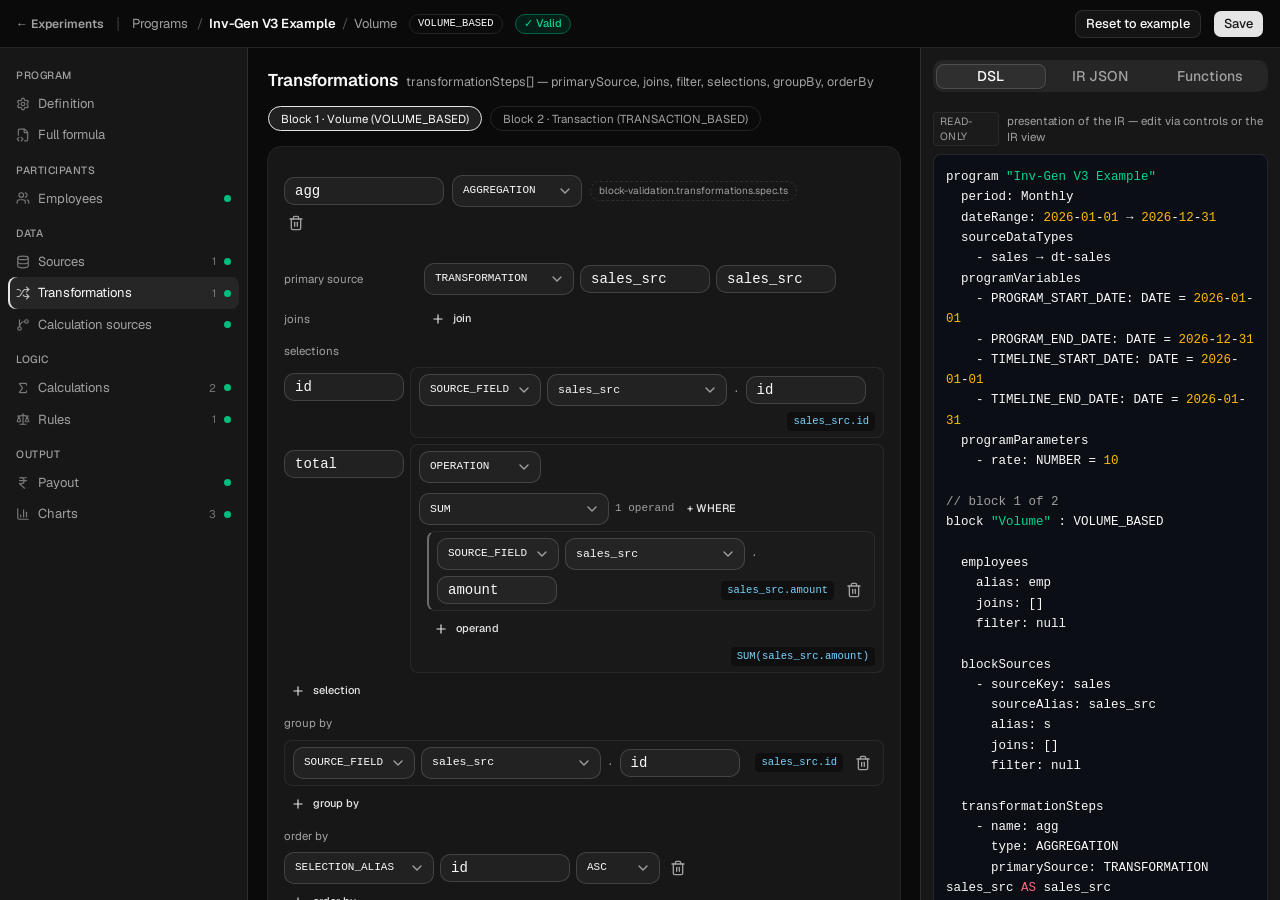
<file: v2-builder-prototype/index.html>
<!doctype html>
<html lang="en" class="dark">
  <head>
    <meta charset="UTF-8" />
    <link rel="icon" type="image/svg+xml" href="./favicon.svg" />
    <meta name="viewport" content="width=device-width, initial-scale=1.0" />
    <title>Incentive Builder — Inv-Gen V3 Example</title>
    <script type="module" crossorigin src="./assets/index-C0ikvKtK.js"></script>
    <link rel="stylesheet" crossorigin href="./assets/index-n7SXOI76.css">
  </head>
  <body>
    <div id="root"></div>
  </body>
</html>
</file>
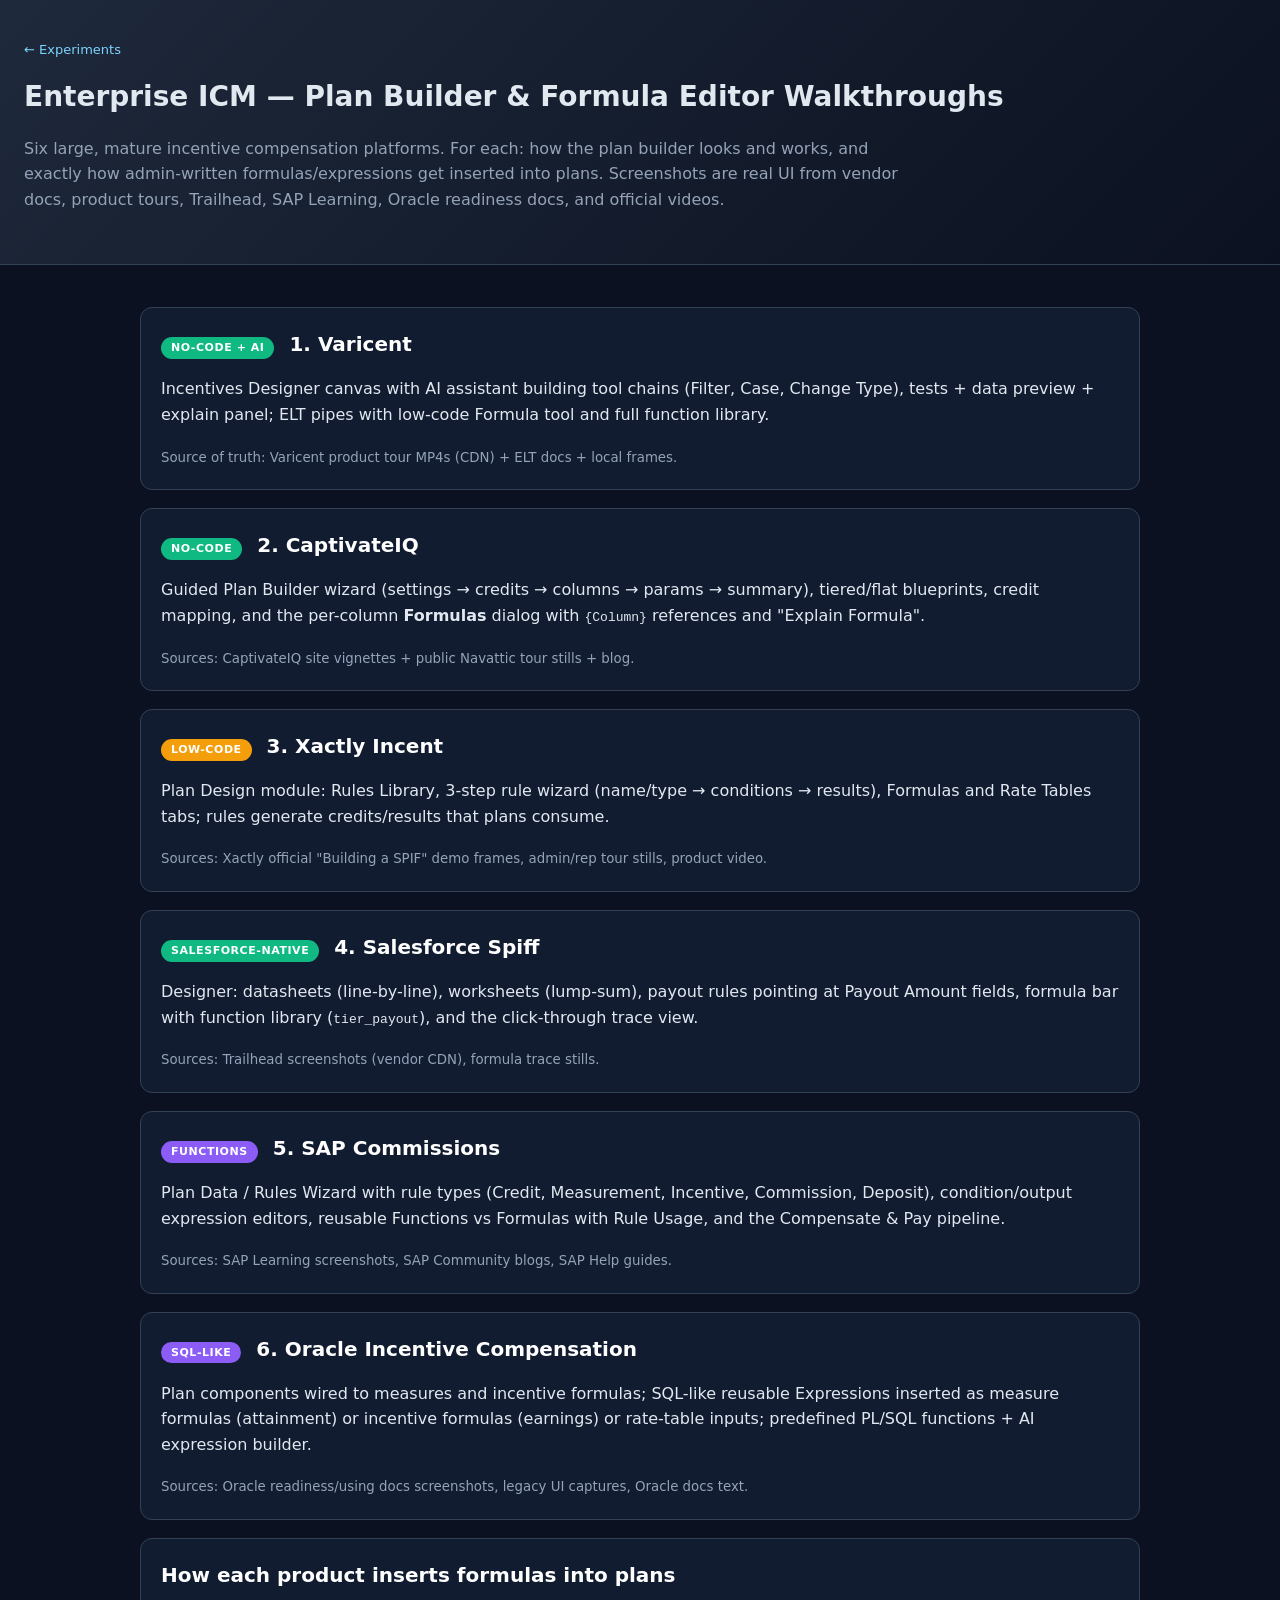
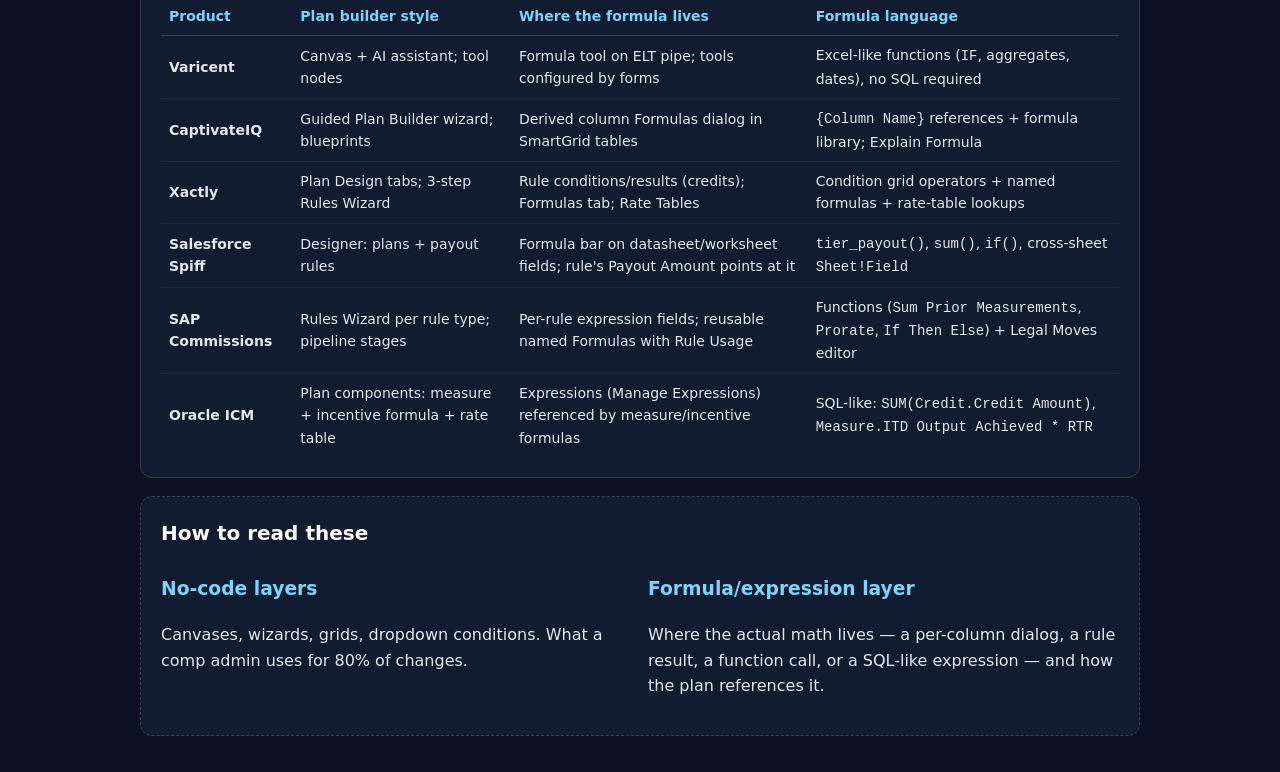
<file: vendor-walkthroughs/index.html>
<!DOCTYPE html>
<html lang="en"><head><meta charset="UTF-8"><meta name="viewport" content="width=device-width,initial-scale=1">
<title>Enterprise ICM Walkthroughs - Plan Builders & Formula Editors</title>
<style>
body{font-family:Inter,system-ui,Arial;margin:0;background:#0b1120;color:#e2e8f0;line-height:1.6}
header{padding:36px 24px;background:linear-gradient(135deg,#1e293b,#0b1120);border-bottom:1px solid #334155}
header h1{margin:0;font-size:28px}header p{color:#94a3b8;max-width:900px}
main{max-width:1000px;margin:0 auto;padding:24px}
.card{display:block;background:#111c30;border:1px solid #334155;border-radius:12px;padding:20px;margin:18px 0;text-decoration:none;color:inherit}
.card:hover{border-color:#38bdf8}.card h2{margin:0 0 6px;color:#fff;font-size:20px}
.tag{display:inline-block;font-size:11px;letter-spacing:.05em;text-transform:uppercase;background:#0ea5e9;color:#fff;border-radius:12px;padding:2px 10px;margin-right:8px}
.tag.g{background:#10b981}.tag.p{background:#8b5cf6}.tag.o{background:#f59e0b}
small{color:#94a3b8}.grid{display:grid;grid-template-columns:1fr 1fr;gap:16px}@media(max-width:800px){.grid{grid-template-columns:1fr}}
</style></head><body>
<header>
<a href="../" style="color:#7dd3fc;text-decoration:none;font-size:13px;display:inline-block;margin-bottom:14px">← Experiments</a>
<h1>Enterprise ICM — Plan Builder &amp; Formula Editor Walkthroughs</h1>
<p>Six large, mature incentive compensation platforms. For each: how the plan builder looks and works, and exactly how admin-written formulas/expressions get inserted into plans. Screenshots are real UI from vendor docs, product tours, Trailhead, SAP Learning, Oracle readiness docs, and official videos.</p>
</header>
<main>
<a class="card" href="varicent/index.html">
<h2><span class="tag g">NO-CODE + AI</span> 1. Varicent</h2>
<p>Incentives Designer canvas with AI assistant building tool chains (Filter, Case, Change Type), tests + data preview + explain panel; ELT pipes with low-code Formula tool and full function library.</p>
<small>Source of truth: Varicent product tour MP4s (CDN) + ELT docs + local frames.</small>
</a>
<a class="card" href="captivateiq.html">
<h2><span class="tag g">NO-CODE</span> 2. CaptivateIQ</h2>
<p>Guided Plan Builder wizard (settings → credits → columns → params → summary), tiered/flat blueprints, credit mapping, and the per-column <b>Formulas</b> dialog with <code>{Column}</code> references and "Explain Formula".</p>
<small>Sources: CaptivateIQ site vignettes + public Navattic tour stills + blog.</small>
</a>
<a class="card" href="xactly.html">
<h2><span class="tag o">LOW-CODE</span> 3. Xactly Incent</h2>
<p>Plan Design module: Rules Library, 3-step rule wizard (name/type → conditions → results), Formulas and Rate Tables tabs; rules generate credits/results that plans consume.</p>
<small>Sources: Xactly official "Building a SPIF" demo frames, admin/rep tour stills, product video.</small>
</a>
<a class="card" href="spiff.html">
<h2><span class="tag g">SALESFORCE-NATIVE</span> 4. Salesforce Spiff</h2>
<p>Designer: datasheets (line-by-line), worksheets (lump-sum), payout rules pointing at Payout Amount fields, formula bar with function library (<code>tier_payout</code>), and the click-through trace view.</p>
<small>Sources: Trailhead screenshots (vendor CDN), formula trace stills.</small>
</a>
<a class="card" href="sap.html">
<h2><span class="tag p">FUNCTIONS</span> 5. SAP Commissions</h2>
<p>Plan Data / Rules Wizard with rule types (Credit, Measurement, Incentive, Commission, Deposit), condition/output expression editors, reusable Functions vs Formulas with Rule Usage, and the Compensate &amp; Pay pipeline.</p>
<small>Sources: SAP Learning screenshots, SAP Community blogs, SAP Help guides.</small>
</a>
<a class="card" href="oracle.html">
<h2><span class="tag p">SQL-LIKE</span> 6. Oracle Incentive Compensation</h2>
<p>Plan components wired to measures and incentive formulas; SQL-like reusable Expressions inserted as measure formulas (attainment) or incentive formulas (earnings) or rate-table inputs; predefined PL/SQL functions + AI expression builder.</p>
<small>Sources: Oracle readiness/using docs screenshots, legacy UI captures, Oracle docs text.</small>
</a>
<div class="card">
<h2>How each product inserts formulas into plans</h2>
<table style="width:100%;border-collapse:collapse;font-size:14px">
<tr style="text-align:left;color:#7dd3fc"><th style="padding:8px;border-bottom:1px solid #334155">Product</th><th style="padding:8px;border-bottom:1px solid #334155">Plan builder style</th><th style="padding:8px;border-bottom:1px solid #334155">Where the formula lives</th><th style="padding:8px;border-bottom:1px solid #334155">Formula language</th></tr>
<tr><td style="padding:8px;border-bottom:1px solid #1e293b"><b>Varicent</b></td><td style="padding:8px;border-bottom:1px solid #1e293b">Canvas + AI assistant; tool nodes</td><td style="padding:8px;border-bottom:1px solid #1e293b">Formula tool on ELT pipe; tools configured by forms</td><td style="padding:8px;border-bottom:1px solid #1e293b">Excel-like functions (<code>IF</code>, aggregates, dates), no SQL required</td></tr>
<tr><td style="padding:8px;border-bottom:1px solid #1e293b"><b>CaptivateIQ</b></td><td style="padding:8px;border-bottom:1px solid #1e293b">Guided Plan Builder wizard; blueprints</td><td style="padding:8px;border-bottom:1px solid #1e293b">Derived column Formulas dialog in SmartGrid tables</td><td style="padding:8px;border-bottom:1px solid #1e293b"><code>{Column Name}</code> references + formula library; Explain Formula</td></tr>
<tr><td style="padding:8px;border-bottom:1px solid #1e293b"><b>Xactly</b></td><td style="padding:8px;border-bottom:1px solid #1e293b">Plan Design tabs; 3-step Rules Wizard</td><td style="padding:8px;border-bottom:1px solid #1e293b">Rule conditions/results (credits); Formulas tab; Rate Tables</td><td style="padding:8px;border-bottom:1px solid #1e293b">Condition grid operators + named formulas + rate-table lookups</td></tr>
<tr><td style="padding:8px;border-bottom:1px solid #1e293b"><b>Salesforce Spiff</b></td><td style="padding:8px;border-bottom:1px solid #1e293b">Designer: plans + payout rules</td><td style="padding:8px;border-bottom:1px solid #1e293b">Formula bar on datasheet/worksheet fields; rule's Payout Amount points at it</td><td style="padding:8px;border-bottom:1px solid #1e293b"><code>tier_payout()</code>, <code>sum()</code>, <code>if()</code>, cross-sheet <code>Sheet!Field</code></td></tr>
<tr><td style="padding:8px;border-bottom:1px solid #1e293b"><b>SAP Commissions</b></td><td style="padding:8px;border-bottom:1px solid #1e293b">Rules Wizard per rule type; pipeline stages</td><td style="padding:8px;border-bottom:1px solid #1e293b">Per-rule expression fields; reusable named Formulas with Rule Usage</td><td style="padding:8px;border-bottom:1px solid #1e293b">Functions (<code>Sum Prior Measurements</code>, <code>Prorate</code>, <code>If Then Else</code>) + Legal Moves editor</td></tr>
<tr><td style="padding:8px"><b>Oracle ICM</b></td><td style="padding:8px">Plan components: measure + incentive formula + rate table</td><td style="padding:8px">Expressions (Manage Expressions) referenced by measure/incentive formulas</td><td style="padding:8px">SQL-like: <code>SUM(Credit.Credit Amount)</code>, <code>Measure.ITD Output Achieved * RTR</code></td></tr>
</table>
</div>

<div class="card" style="border-style:dashed">
<h2>How to read these</h2>
<div class="grid">
<div><h3 style="color:#7dd3fc">No-code layers</h3><p>Canvases, wizards, grids, dropdown conditions. What a comp admin uses for 80% of changes.</p></div>
<div><h3 style="color:#7dd3fc">Formula/expression layer</h3><p>Where the actual math lives — a per-column dialog, a rule result, a function call, or a SQL-like expression — and how the plan references it.</p></div>
</div>
</div>
</main>
</body></html>
</file>
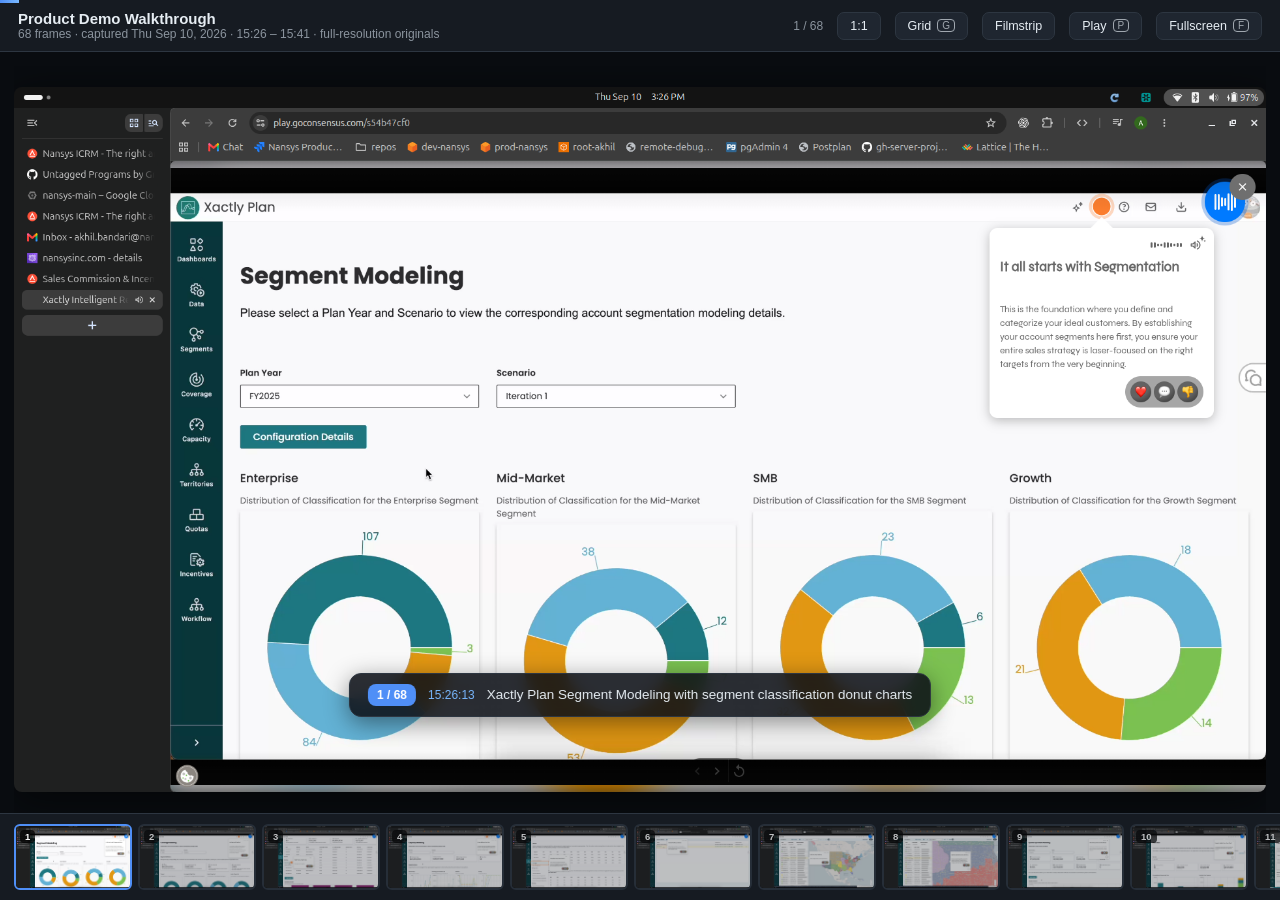
<file: xactly-demo/index.html>
<!DOCTYPE html>
<html lang="en">
<head>
<meta charset="UTF-8">
<meta name="viewport" content="width=device-width, initial-scale=1.0">
<title>Product Demo Walkthrough — Sep 10, 2026</title>
<style>
  :root {
    --bg: #0d1117;
    --bg2: #161b22;
    --bg3: #1f2630;
    --border: #2d3641;
    --text: #e6edf3;
    --muted: #8b949e;
    --accent: #4f8ff7;
    --accent2: #79b8ff;
  }
  * { margin: 0; padding: 0; box-sizing: border-box; }
  html, body { height: 100%; overflow: hidden; }
  body {
    background: var(--bg);
    color: var(--text);
    font-family: -apple-system, BlinkMacSystemFont, "Segoe UI", Roboto, Helvetica, Arial, sans-serif;
    display: flex; flex-direction: column;
  }

  /* progress bar */
  #progress { position: fixed; top: 0; left: 0; height: 3px; background: linear-gradient(90deg, var(--accent), var(--accent2)); width: 0%; z-index: 100; transition: width .25s ease; }

  header {
    display: flex; align-items: center; gap: 14px;
    padding: 10px 18px;
    background: var(--bg2);
    border-bottom: 1px solid var(--border);
    flex-shrink: 0;
  }
  header .title { font-size: 15px; font-weight: 650; white-space: nowrap; }
  header .sub { font-size: 12px; color: var(--muted); white-space: nowrap; }
  header .spacer { flex: 1; }
  .btn {
    background: var(--bg3); color: var(--text);
    border: 1px solid var(--border); border-radius: 7px;
    padding: 6px 12px; font-size: 12.5px; cursor: pointer;
    display: inline-flex; align-items: center; gap: 6px;
    user-select: none; white-space: nowrap;
  }
  .btn:hover { background: #29313d; border-color: #3d4753; }
  .btn.active { background: var(--accent); border-color: var(--accent); color: #fff; }
  .btn kbd {
    font-family: inherit; font-size: 10px; opacity: .65;
    border: 1px solid currentColor; border-radius: 4px; padding: 0 4px;
  }

  /* stage */
  #stage { flex: 1; position: relative; overflow: hidden; background: #090c10; }
  #frameWrap {
    position: absolute; inset: 14px 14px 0 14px;
    display: flex; align-items: center; justify-content: center;
    overflow: auto;
  }
  #frameWrap.fit { overflow: hidden; }
  #frameWrap.pan { cursor: grab; }
  #frameWrap.pan:active { cursor: grabbing; }
  #frame { display: block; border-radius: 8px; box-shadow: 0 8px 40px rgba(0,0,0,.55); }
  .fit #frame { max-width: 100%; max-height: 100%; width: auto; height: auto; }
  .pan #frame { max-width: none; max-height: none; image-rendering: auto; }

  .navzone { position: absolute; top: 0; bottom: 90px; width: 18%; z-index: 5; cursor: pointer; display: flex; align-items: center; opacity: 0; transition: opacity .15s; }
  .navzone:hover { opacity: 1; }
  #zoneLeft { left: 0; background: linear-gradient(90deg, rgba(0,0,0,.35), transparent); }
  #zoneRight { right: 0; background: linear-gradient(-90deg, rgba(0,0,0,.35), transparent); }
  .navzone .arrow {
    font-size: 34px; color: #fff; background: rgba(20,26,34,.75);
    border: 1px solid rgba(255,255,255,.14); border-radius: 50%;
    width: 56px; height: 56px; display: flex; align-items: center; justify-content: center;
    margin: 0 22px; backdrop-filter: blur(4px);
  }

  /* caption bar */
  #captionBar {
    position: absolute; left: 50%; transform: translateX(-50%);
    bottom: 96px; z-index: 6;
    display: flex; align-items: center; gap: 12px;
    background: rgba(13,17,23,.88); border: 1px solid var(--border);
    border-radius: 12px; padding: 10px 18px;
    max-width: min(860px, 86vw); backdrop-filter: blur(8px);
    box-shadow: 0 6px 24px rgba(0,0,0,.45);
  }
  #stepNum {
    font-size: 12px; font-weight: 700; color: #fff;
    background: var(--accent); border-radius: 8px; padding: 4px 9px;
    white-space: nowrap;
  }
  #stepTime { font-size: 12px; color: var(--accent2); font-variant-numeric: tabular-nums; white-space: nowrap; }
  #stepCap { font-size: 13.5px; line-height: 1.35; }

  /* filmstrip */
  #strip {
    flex-shrink: 0; display: flex; gap: 6px; align-items: center;
    padding: 10px 14px; background: var(--bg2); border-top: 1px solid var(--border);
    overflow-x: auto; scrollbar-width: thin;
  }
  #strip.hide { display: none; }
  .thumb {
    flex: 0 0 auto; width: 118px; height: 66px; border-radius: 6px;
    border: 2px solid var(--border); overflow: hidden; cursor: pointer;
    position: relative; background: #000; opacity: .72; transition: opacity .12s, border-color .12s;
  }
  .thumb:hover { opacity: 1; }
  .thumb.active { border-color: var(--accent); opacity: 1; }
  .thumb img { width: 100%; height: 100%; object-fit: cover; object-position: top; display: block; }
  .thumb .tnum {
    position: absolute; left: 4px; top: 4px; font-size: 9.5px; font-weight: 700;
    background: rgba(0,0,0,.72); color: #fff; border-radius: 4px; padding: 1px 5px;
  }
  #strip::-webkit-scrollbar { height: 8px; }
  #strip::-webkit-scrollbar-thumb { background: #2d3641; border-radius: 4px; }

  /* grid overview */
  #grid {
    position: fixed; inset: 0; z-index: 50; background: rgba(9,12,16,.97);
    overflow-y: auto; padding: 70px 26px 30px; display: none;
  }
  #grid.open { display: block; }
  #grid h2 { position: fixed; top: 0; left: 0; right: 0; background: rgba(13,17,23,.95); padding: 16px 26px; font-size: 15px; border-bottom: 1px solid var(--border); display: flex; align-items: center; gap: 12px; z-index: 2; }
  #gridClose { margin-left: auto; }
  .gridwrap { display: grid; grid-template-columns: repeat(auto-fill, minmax(240px, 1fr)); gap: 14px; margin-top: 8px; }
  .card { background: var(--bg2); border: 1px solid var(--border); border-radius: 10px; overflow: hidden; cursor: pointer; transition: border-color .12s, transform .12s; }
  .card:hover { border-color: var(--accent); transform: translateY(-2px); }
  .card.current { border-color: var(--accent); box-shadow: 0 0 0 2px rgba(79,143,247,.35); }
  .card .imgbox { height: 135px; overflow: hidden; background: #000; position: relative; }
  .card .imgbox img { width: 100%; height: 100%; object-fit: cover; object-position: top; display: block; }
  .card .meta { padding: 8px 10px 10px; }
  .card .meta .row1 { display: flex; align-items: center; gap: 8px; margin-bottom: 4px; }
  .card .n { font-size: 11px; font-weight: 700; color: #fff; background: var(--accent); border-radius: 5px; padding: 1px 6px; }
  .card .t { font-size: 11px; color: var(--accent2); font-variant-numeric: tabular-nums; }
  .card .c { font-size: 12px; color: var(--muted); line-height: 1.35; }

  #counter { font-size: 12px; color: var(--muted); font-variant-numeric: tabular-nums; }
  #autoplayWrap { display: flex; align-items: center; gap: 6px; }

  @media (max-width: 900px) {
    header .sub { display: none; }
    #captionBar { bottom: 84px; }
  }
</style>
</head>
<body>

<div id="progress"></div>

<header>
  <div>
    <div class="title">Product Demo Walkthrough</div>
    <div class="sub">68 frames &middot; captured Thu Sep 10, 2026 &middot; 15:26 – 15:41 &middot; full-resolution originals</div>
  </div>
  <div class="spacer"></div>
  <div id="counter">1 / 68</div>
  <button class="btn" id="zoomBtn" title="Toggle 1:1 pixels (Z)"><span>1:1</span></button>
  <button class="btn" id="gridBtn" title="Overview grid (G)"><span>Grid</span><kbd>G</kbd></button>
  <button class="btn" id="stripBtn" title="Toggle filmstrip (T)"><span>Filmstrip</span></button>
  <div id="autoplayWrap">
    <button class="btn" id="playBtn" title="Autoplay (P)"><span>Play</span><kbd>P</kbd></button>
  </div>
  <button class="btn" id="fsBtn" title="Fullscreen (F)"><span>Fullscreen</span><kbd>F</kbd></button>
</header>

<div id="stage">
  <div id="frameWrap" class="fit"><img id="frame" src="" alt="demo frame"></div>
  <div class="navzone" id="zoneLeft"><div class="arrow">&#8249;</div></div>
  <div class="navzone" id="zoneRight"><div class="arrow">&#8250;</div></div>
  <div id="captionBar">
    <span id="stepNum">1</span>
    <span id="stepTime">15:18:31</span>
    <span id="stepCap"></span>
  </div>
</div>

<div id="strip"></div>

<div id="grid">
  <h2>All frames — click to jump
    <button class="btn" id="gridClose">Close (Esc)</button>
  </h2>
  <div class="gridwrap" id="gridWrap"></div>
</div>

<script>
const T = ["15:26:13","15:26:39","15:27:05","15:27:14","15:27:33","15:27:38","15:27:43","15:27:54","15:28:12","15:28:19","15:28:47","15:28:58","15:29:05","15:29:14","15:29:26","15:29:35","15:29:44","15:29:51","15:30:09","15:30:27","15:30:39","15:30:47","15:31:02","15:31:11","15:31:26","15:31:34","15:31:49","15:32:08","15:32:34","15:32:47","15:33:04","15:33:19","15:33:26","15:33:39","15:33:53","15:34:04","15:34:18","15:34:39","15:34:43","15:35:05","15:35:11","15:35:17","15:35:25","15:35:34","15:35:43","15:35:55","15:35:59","15:36:23","15:36:33","15:36:37","15:37:38","15:37:51","15:38:52","15:38:59","15:39:06","15:39:13","15:39:19","15:39:24","15:39:45","15:40:11","15:40:27","15:40:53","15:41:00","15:41:06","15:41:11","15:41:15","15:41:20","15:41:25"];

const CAP = [
"Xactly Plan Segment Modeling with segment classification donut charts",
"Coverage Modeling summary cards and segment distribution charts",
"Capacity role activity table with headcount and cost KPIs",
"Capacity Modeling KPIs with AI-generated attrition and ramp drivers",
"Territories menu opened over attrition and ramp tables",
"Territory Models list with US Districts highlighted",
"US Districts territory map with TAM ranking bar chart",
"Chicago territory drill-in showing zip-level account map detail",
"Quota Top-Down Planning with allocation KPIs and Auto Allocate",
"Plan Hub dashboard with active plans and payout totals",
"Financial Targets Dashboard comparing fiscal year bookings growth",
"Rate Components scenario list with search and duplicate options",
"Duplicate Scenario panel naming increased-rate component copy",
"Edit Rate Table Component dialog with tier rates and lock-in-rate-change guidance",
"Rate Components page, Simulations menu open, move-to-simulations tooltip",
"Credit Simulations list with create button, set-your-benchmark tooltip",
"Create Simulation Scenario form selecting component scenario tooltip",
"Simulation Comparison side-by-side payout and performance dashboards",
"Publish Component To Incent dialog listing components, push-it-live tooltip",
"Xactly Manage welcome dialog over Manage Dashboard territory quota KPIs",
"Manage Dashboard KPI cards and charts with roster tooltip",
"Roster employee table with summary search, one-source-of-truth tooltip",
"Roster page with Territory Management menu open, deploy-your-team tooltip",
"Territory Models overview with model counts, turn-strategy-into-territory tooltip",
"Territory Models page with Quota Management menu, now-set-the-targets tooltip",
"Quota Management spread dashboard with quota metrics and monthly trend",
"Roster Add-New employee form open, your-roster-command-center tooltip",
"Quota by Account table with Account Details and quota adjustment tooltip",
"Credit rule editor with region and product type conditions",
"Credit Assignment dashboard with order totals and monthly credit charts",
"Incent admin workspace welcome tour over loading Commission Dashboard",
"Organization menu opened over commissions dashboard with earnings charts",
"Profiles list selecting sales rep Chris Walker",
"Sales rep profile details with user account and plan info",
"Plan Design menu open over profile hierarchy tree",
"Commission Rules list with no-code rule builder tooltip",
"Product Revenue commission rule editor with versioning tooltip",
"Commission rule version history with drill-in tooltip",
"Rule results section selecting rate table result type",
"Result rate type dropdown showing rate table options",
"Select Rate Table panel choosing annual target rates",
"Commission rule editor with report configuration menu and OOTB reports tooltip",
"Metrics list with create report template tooltip",
"Dashboard templates list, End User Dashboard highlighted",
"Template editor dragging header fields, customize tooltip",
"Template editor with preview-work-anytime tooltip",
"End user dashboard preview with commission donut and credits charts",
"Dashboard preview with document management menu tooltip",
"Plan document templates list with edit template tooltip",
"2025 Sales Representative Plan template editor with multilingual plan summary",
"Forecasting pipeline board with product tour welcome modal",
"Pipeline board opening quarter selector, quarter-glance tooltip",
"Pipeline grouped by sales stage, current quarter totals",
"Pipeline with category grouping dropdown, organize-your-way tooltip",
"Pipeline sort dropdown by opportunity health tooltip",
"Forecasting Opportunities kanban with Won, Commit, Upside, Pipeline totals",
"Opportunity Health panel opened on ABC Corp deal, 65% score",
"What-makes-a-deal-healthy tooltip over opportunities board",
"Full-360-on-every-deal tooltip with activity timeline open",
"Sent Emails panel listing outbound emails for the deal",
"Opportunities table view, Commit deals with health scores and stages",
"Administrator Workspace Home with Xactly Extensions welcome modal",
"Extensions menu, Payroll Dashboard highlighted, tailor-your-workspace tooltip",
"Payroll Dashboard KPIs and donut charts, automate-any-process tooltip",
"Extensions menu selecting Payroll Review, advanced-workflows tooltip",
"Payee Commissions summary table with customize-your-drill-downs tooltip",
"Commission Summary table with expose-more-detail tooltip on transactions",
"Initiate Adjustment form open, tailored-workflow-experience tooltip"
];

const N = T.length;
const img = n => "images/" + String(n).padStart(2, "0") + ".png";

let cur = 0;
let oneToOne = false;
let playing = false;
let playTimer = null;

const frame = document.getElementById("frame");
const frameWrap = document.getElementById("frameWrap");
const stepNum = document.getElementById("stepNum");
const stepTime = document.getElementById("stepTime");
const stepCap = document.getElementById("stepCap");
const counter = document.getElementById("counter");
const progress = document.getElementById("progress");
const strip = document.getElementById("strip");
const grid = document.getElementById("grid");
const gridWrap = document.getElementById("gridWrap");
const playBtn = document.getElementById("playBtn");
const zoomBtn = document.getElementById("zoomBtn");
const stripBtn = document.getElementById("stripBtn");
const gridBtn = document.getElementById("gridBtn");

function thumbFor(n) {
  const d = document.createElement("div");
  d.className = "thumb";
  d.dataset.n = n;
  d.innerHTML = '<span class="tnum">' + n + '</span><img loading="lazy" src="' + img(n) + '" alt="frame ' + n + '">';
  d.addEventListener("click", () => { go(n - 1); });
  return d;
}

for (let i = 1; i <= N; i++) strip.appendChild(thumbFor(i));

for (let i = 1; i <= N; i++) {
  const c = document.createElement("div");
  c.className = "card";
  c.dataset.n = i;
  c.innerHTML =
    '<div class="imgbox"><img loading="lazy" src="' + img(i) + '" alt="frame ' + i + '"></div>' +
    '<div class="meta"><div class="row1"><span class="n">' + i + '</span><span class="t">' + T[i-1] + '</span></div>' +
    '<div class="c">' + CAP[i-1] + '</div></div>';
  c.addEventListener("click", () => { closeGrid(); go(i - 1); });
  gridWrap.appendChild(c);
}

function go(i) {
  if (i < 0) i = N - 1;
  if (i >= N) i = 0;
  cur = i;
  frame.src = img(cur + 1);
  frame.alt = "Frame " + (cur + 1) + " — " + T[cur];
  stepNum.textContent = (cur + 1) + " / " + N;
  stepTime.textContent = T[cur];
  stepCap.textContent = CAP[cur];
  counter.textContent = (cur + 1) + " / " + N;
  progress.style.width = ((cur + 1) / N * 100) + "%";
  [...strip.children].forEach((el, k) => el.classList.toggle("active", k === cur));
  const act = strip.children[cur];
  if (act) {
    const l = act.offsetLeft, r = l + act.offsetWidth;
    if (l < strip.scrollLeft || r > strip.scrollLeft + strip.clientWidth) {
      strip.scrollTo({ left: l - strip.clientWidth / 2 + act.offsetWidth / 2, behavior: "smooth" });
    }
  }
  if (grid.classList.contains("open")) markGrid();
  if (oneToOne) resetZoom();
  frame.preload = "auto";
  const nx = new Image(); nx.src = img((cur + 1) % N + 1);
  const pv = new Image(); pv.src = img(((cur - 1 + N) % N) + 1);
}

function markGrid() {
  [...gridWrap.children].forEach(el => el.classList.toggle("current", +el.dataset.n === cur + 1));
  const c = gridWrap.children[cur];
  if (c) c.scrollIntoView({ block: "nearest" });
}

function openGrid() { grid.classList.add("open"); markGrid(); gridBtn.classList.add("active"); }
function closeGrid() { grid.classList.remove("open"); gridBtn.classList.remove("active"); }
function toggleGrid() { grid.classList.contains("open") ? closeGrid() : openGrid(); }

function setZoom(one) {
  oneToOne = one;
  frameWrap.classList.toggle("fit", !one);
  frameWrap.classList.toggle("pan", one);
  zoomBtn.classList.toggle("active", one);
  if (one) {
    frame.style.width = frame.naturalWidth + "px";
    frame.style.height = frame.naturalHeight + "px";
    frameWrap.scrollLeft = (frame.scrollWidth - frameWrap.clientWidth) / 2;
    frameWrap.scrollTop = (frame.scrollHeight - frameWrap.clientHeight) / 2;
  } else {
    frame.style.width = "";
    frame.style.height = "";
  }
}
function resetZoom() { setZoom(true); }
function toggleZoom() { setZoom(!oneToOne); }

function togglePlay() {
  playing = !playing;
  playBtn.classList.toggle("active", playing);
  playBtn.querySelector("span").textContent = playing ? "Pause" : "Play";
  if (playing) playTimer = setInterval(() => go(cur + 1), 4000);
  else clearInterval(playTimer);
}

let panStart = null;
frameWrap.addEventListener("mousedown", e => {
  if (!oneToOne) return;
  panStart = { x: e.clientX, y: e.clientY, sl: frameWrap.scrollLeft, st: frameWrap.scrollTop };
  e.preventDefault();
});
window.addEventListener("mousemove", e => {
  if (!panStart) return;
  frameWrap.scrollLeft = panStart.sl - (e.clientX - panStart.x);
  frameWrap.scrollTop = panStart.st - (e.clientY - panStart.y);
});
window.addEventListener("mouseup", () => panStart = null);

document.getElementById("zoneLeft").addEventListener("click", () => go(cur - 1));
document.getElementById("zoneRight").addEventListener("click", () => go(cur + 1));
gridBtn.addEventListener("click", toggleGrid);
document.getElementById("gridClose").addEventListener("click", closeGrid);
zoomBtn.addEventListener("click", toggleZoom);
playBtn.addEventListener("click", togglePlay);
stripBtn.addEventListener("click", () => { strip.classList.toggle("hide"); stripBtn.classList.toggle("active"); });
document.getElementById("fsBtn").addEventListener("click", () => {
  document.fullscreenElement ? document.exitFullscreen() : document.documentElement.requestFullscreen();
});

window.addEventListener("keydown", e => {
  if (e.key === "Escape") {
    if (grid.classList.contains("open")) return closeGrid();
    if (oneToOne) return setZoom(false);
    return;
  }
  if (e.key === "ArrowRight" || e.key === " " || e.key === "PageDown") { e.preventDefault(); go(cur + 1); }
  else if (e.key === "ArrowLeft" || e.key === "PageUp") { e.preventDefault(); go(cur - 1); }
  else if (e.key === "Home") go(0);
  else if (e.key === "End") go(N - 1);
  else if (e.key === "g" || e.key === "G") toggleGrid();
  else if (e.key === "z" || e.key === "Z") toggleZoom();
  else if (e.key === "t" || e.key === "T") stripBtn.click();
  else if (e.key === "p" || e.key === "P") togglePlay();
  else if (e.key === "f" || e.key === "F") document.getElementById("fsBtn").click();
});

go(0);
</script>
</body>
</html>
</file>
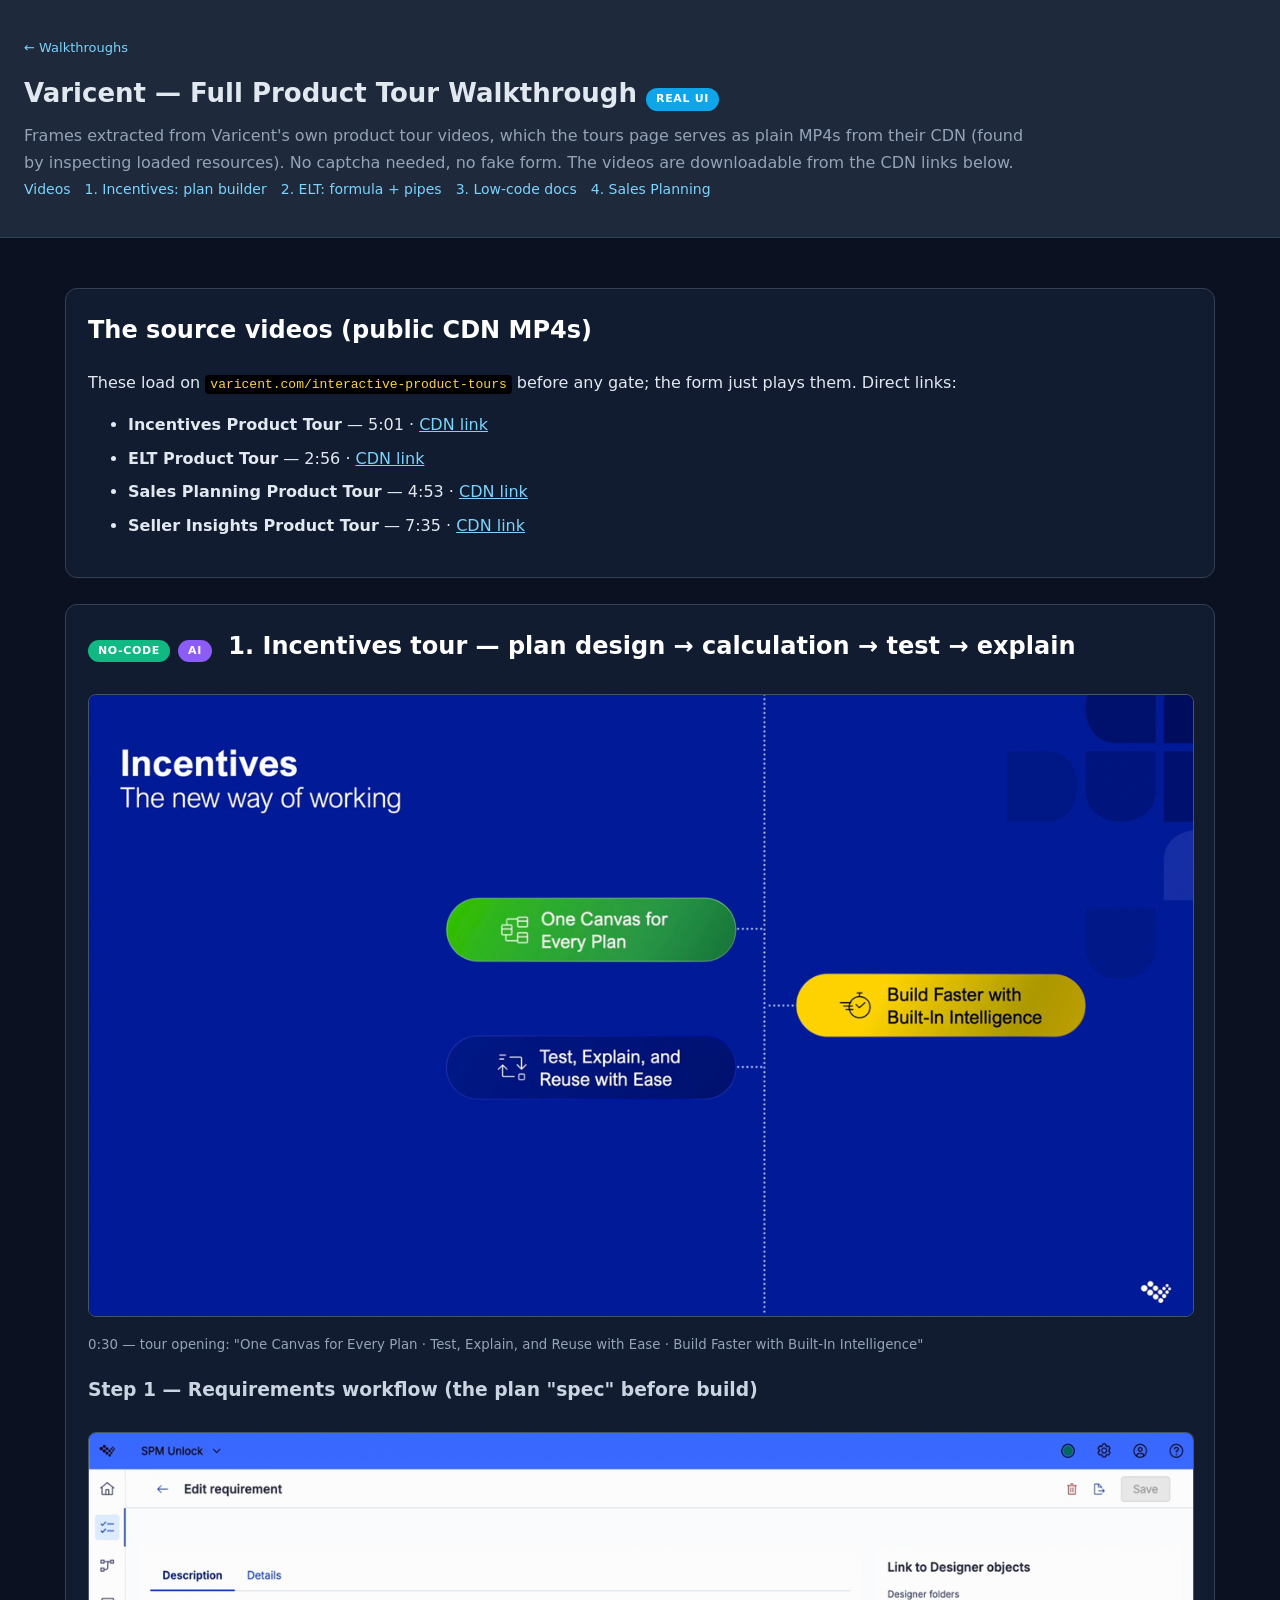
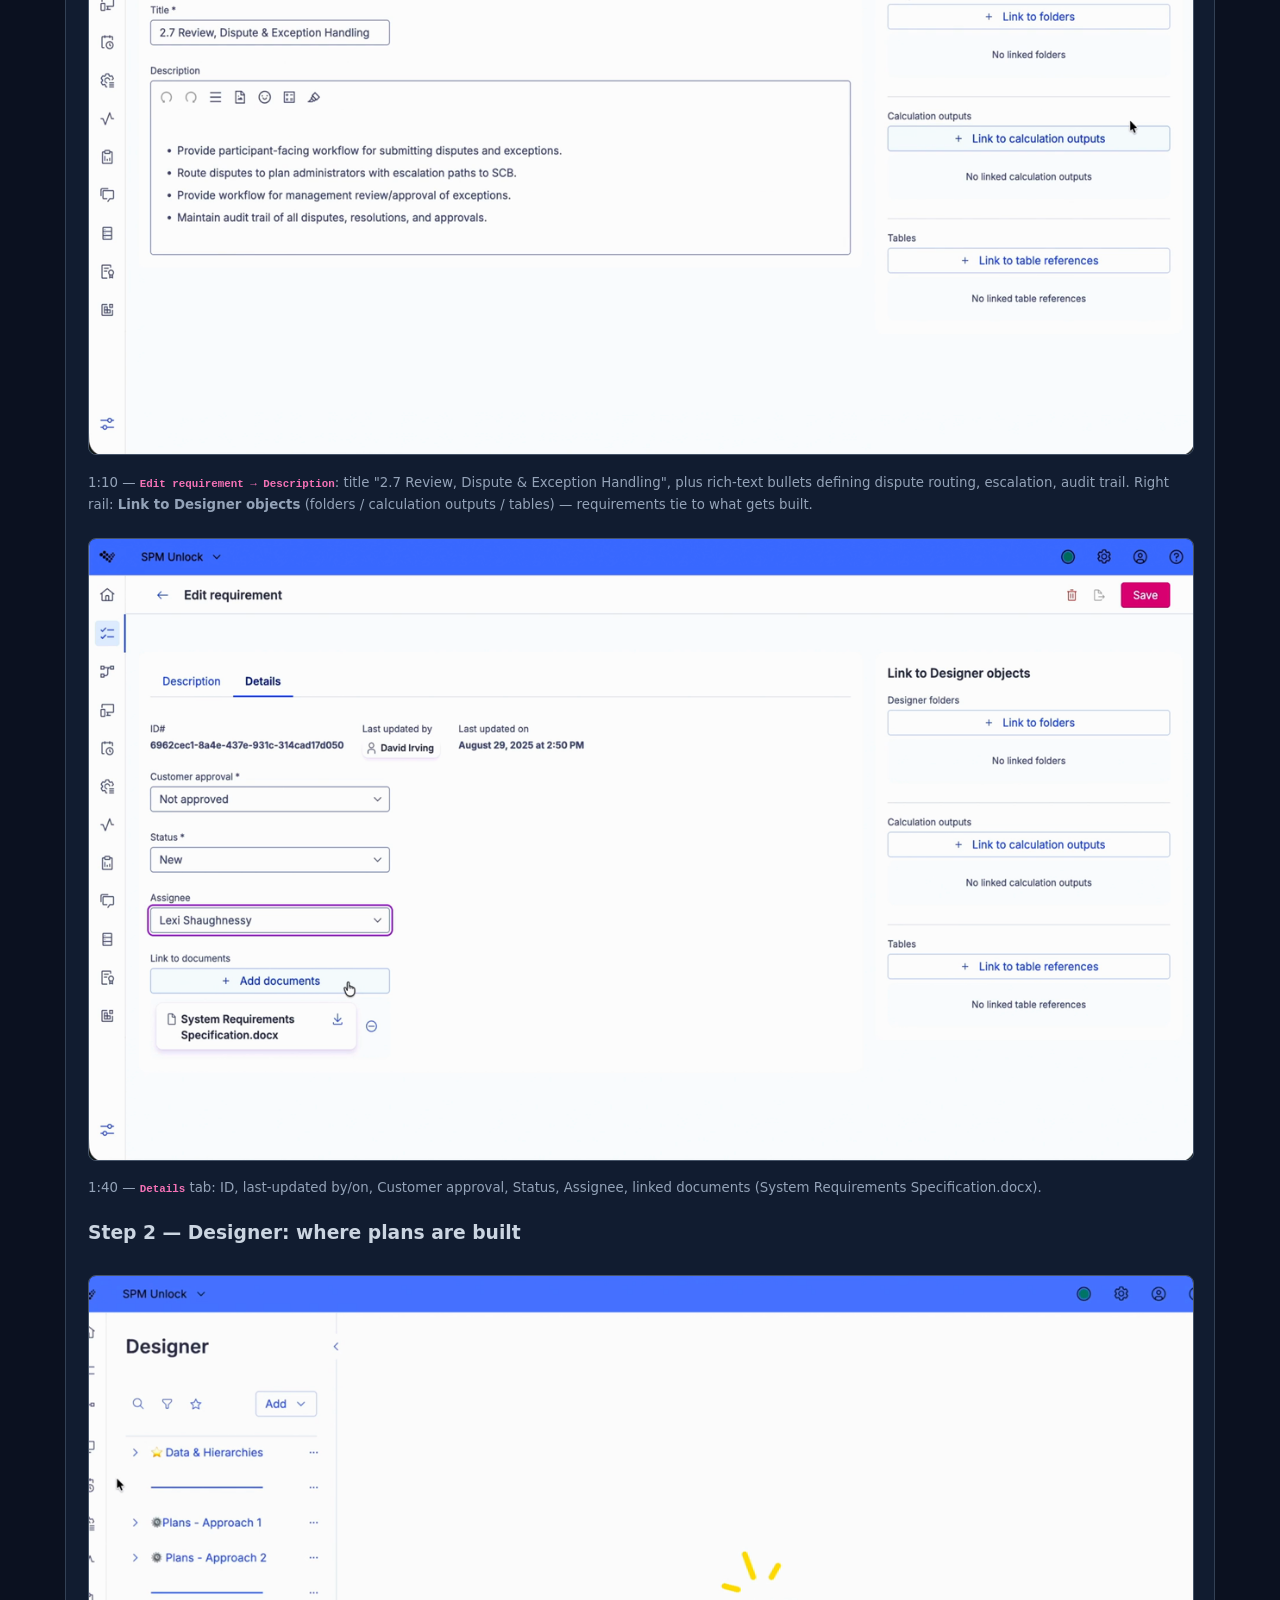
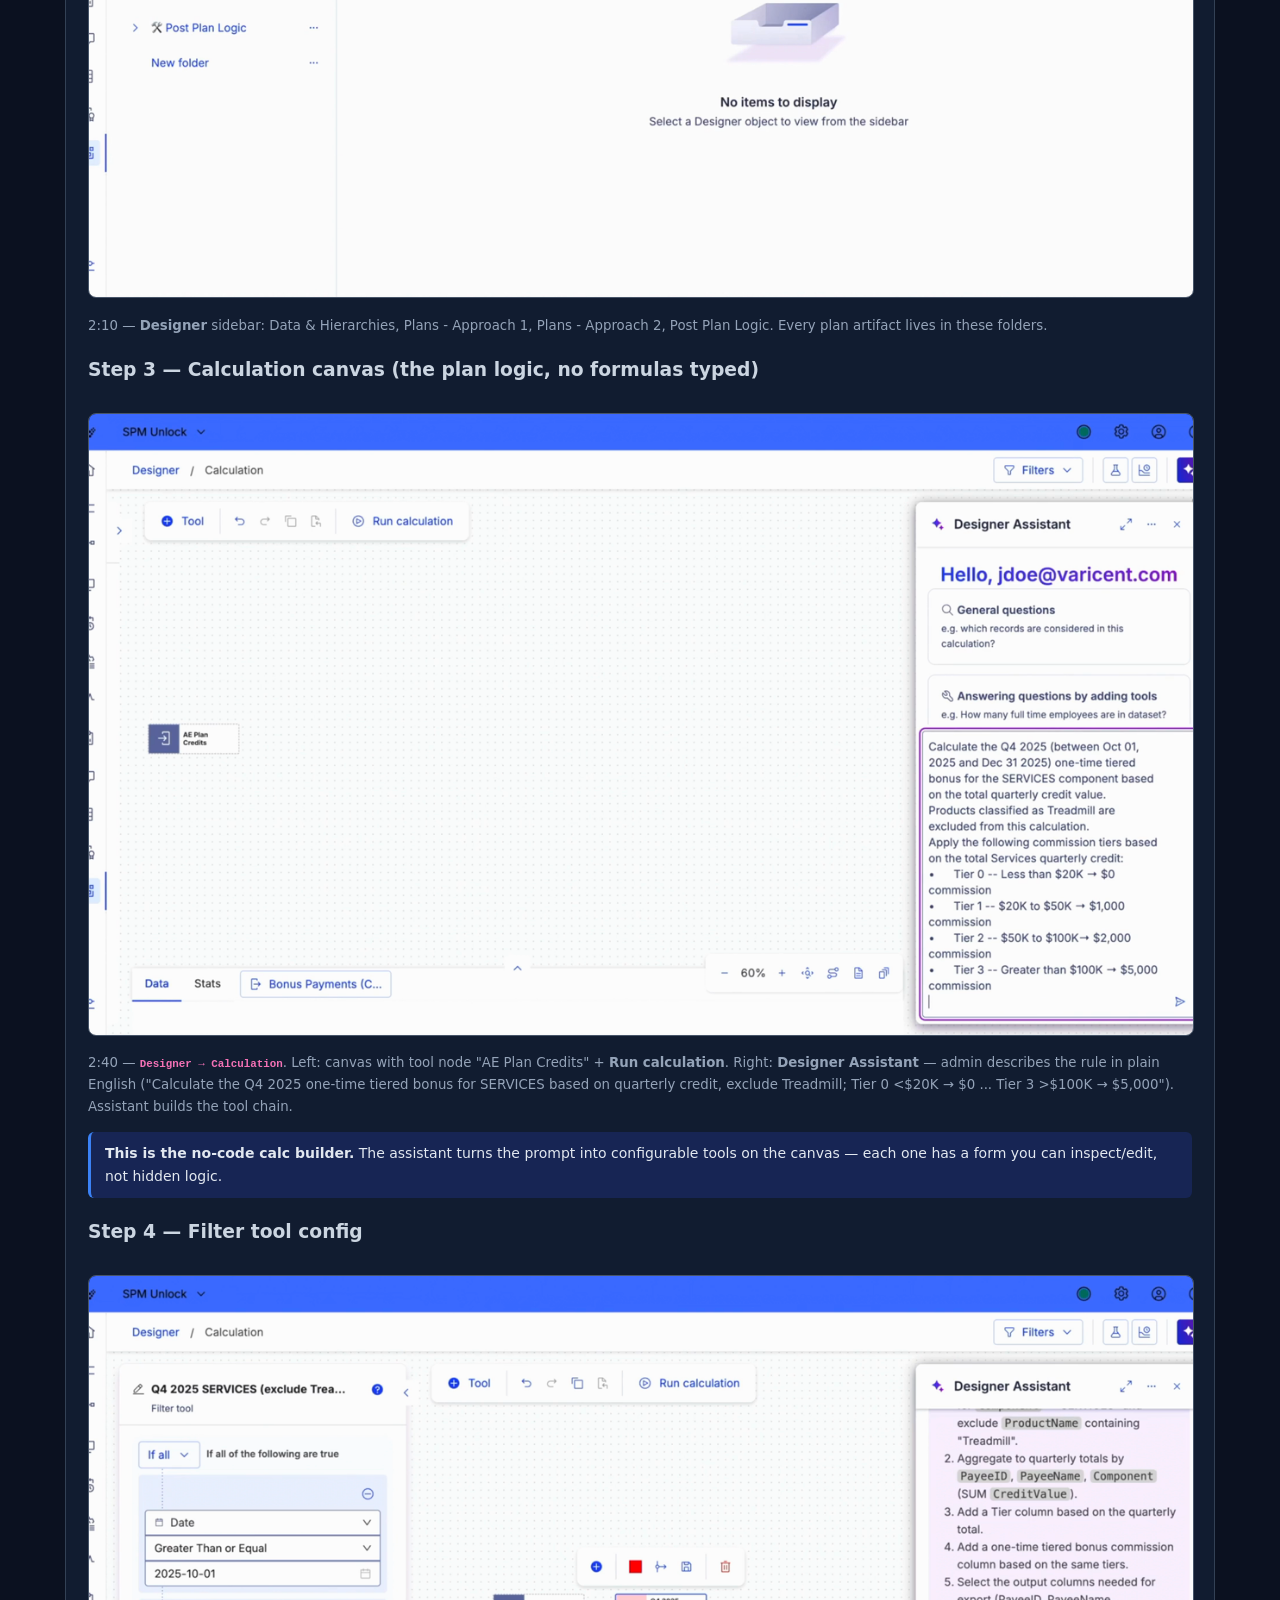
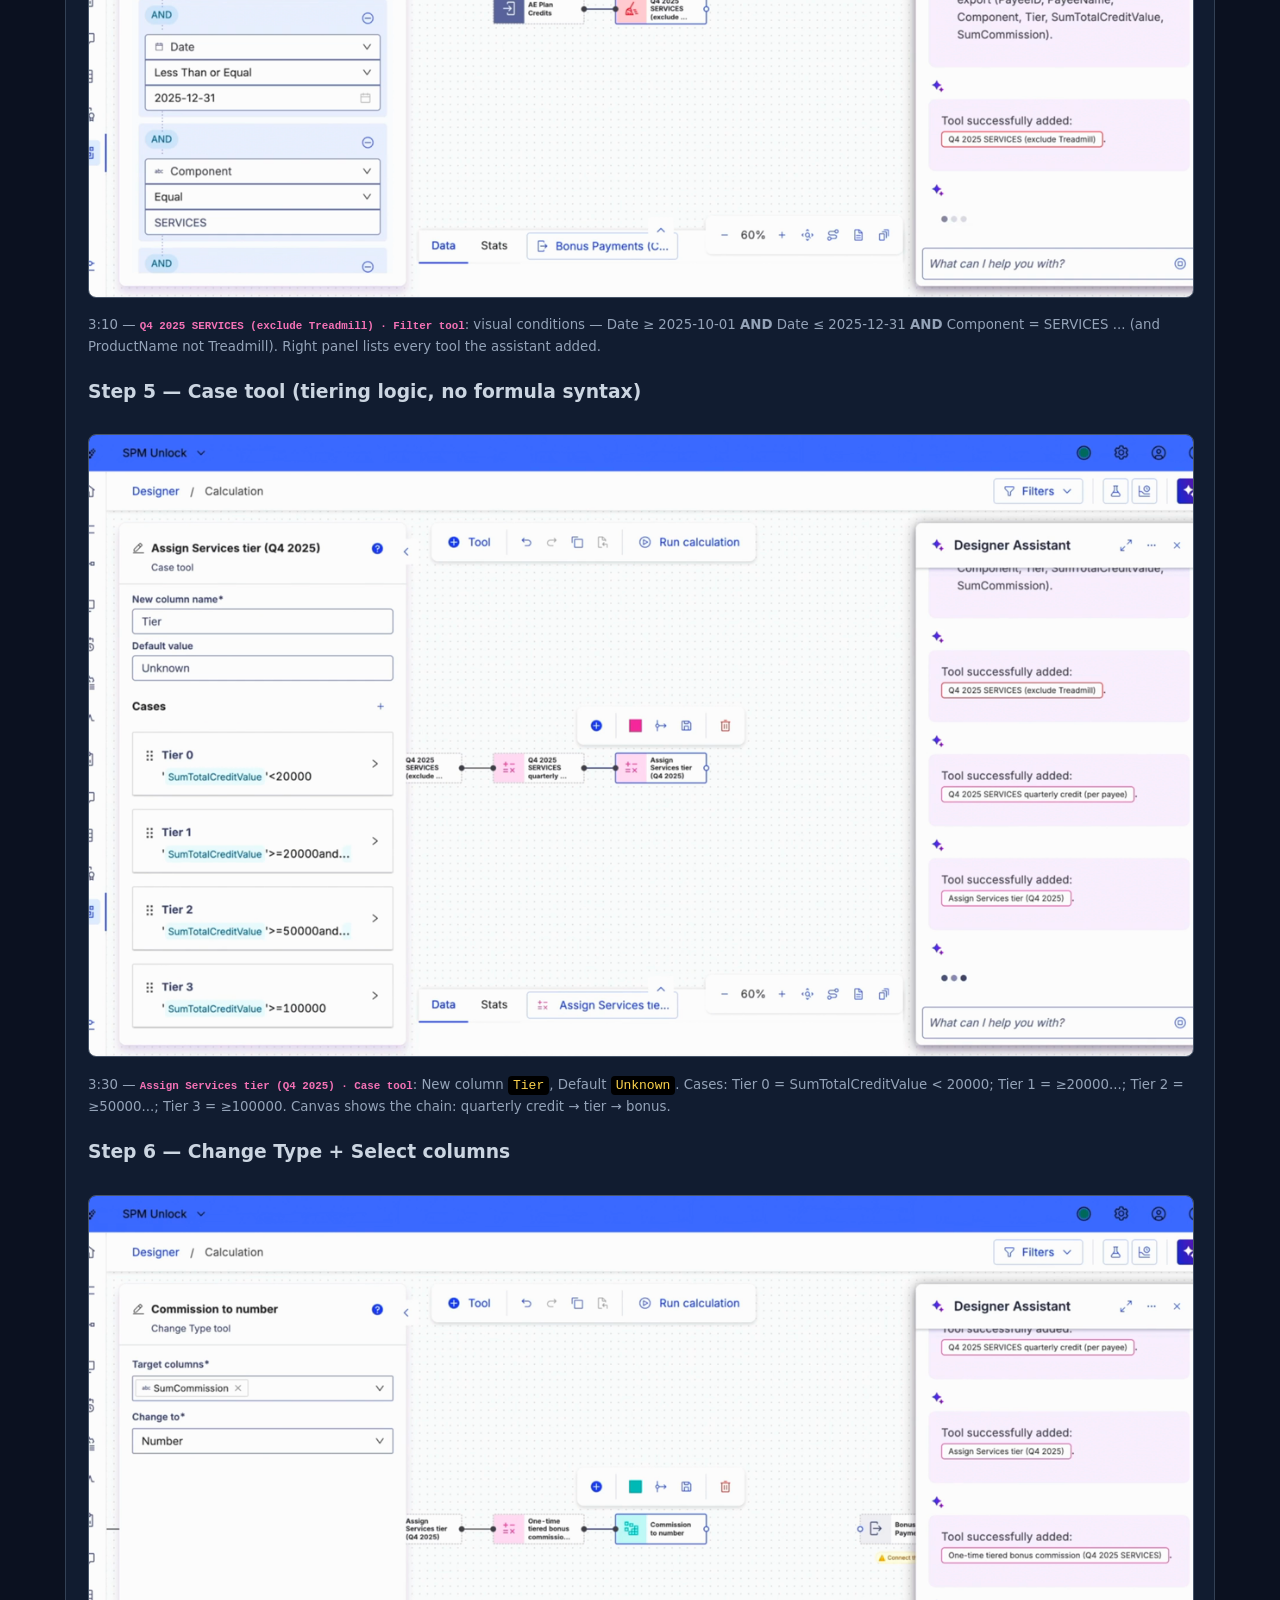
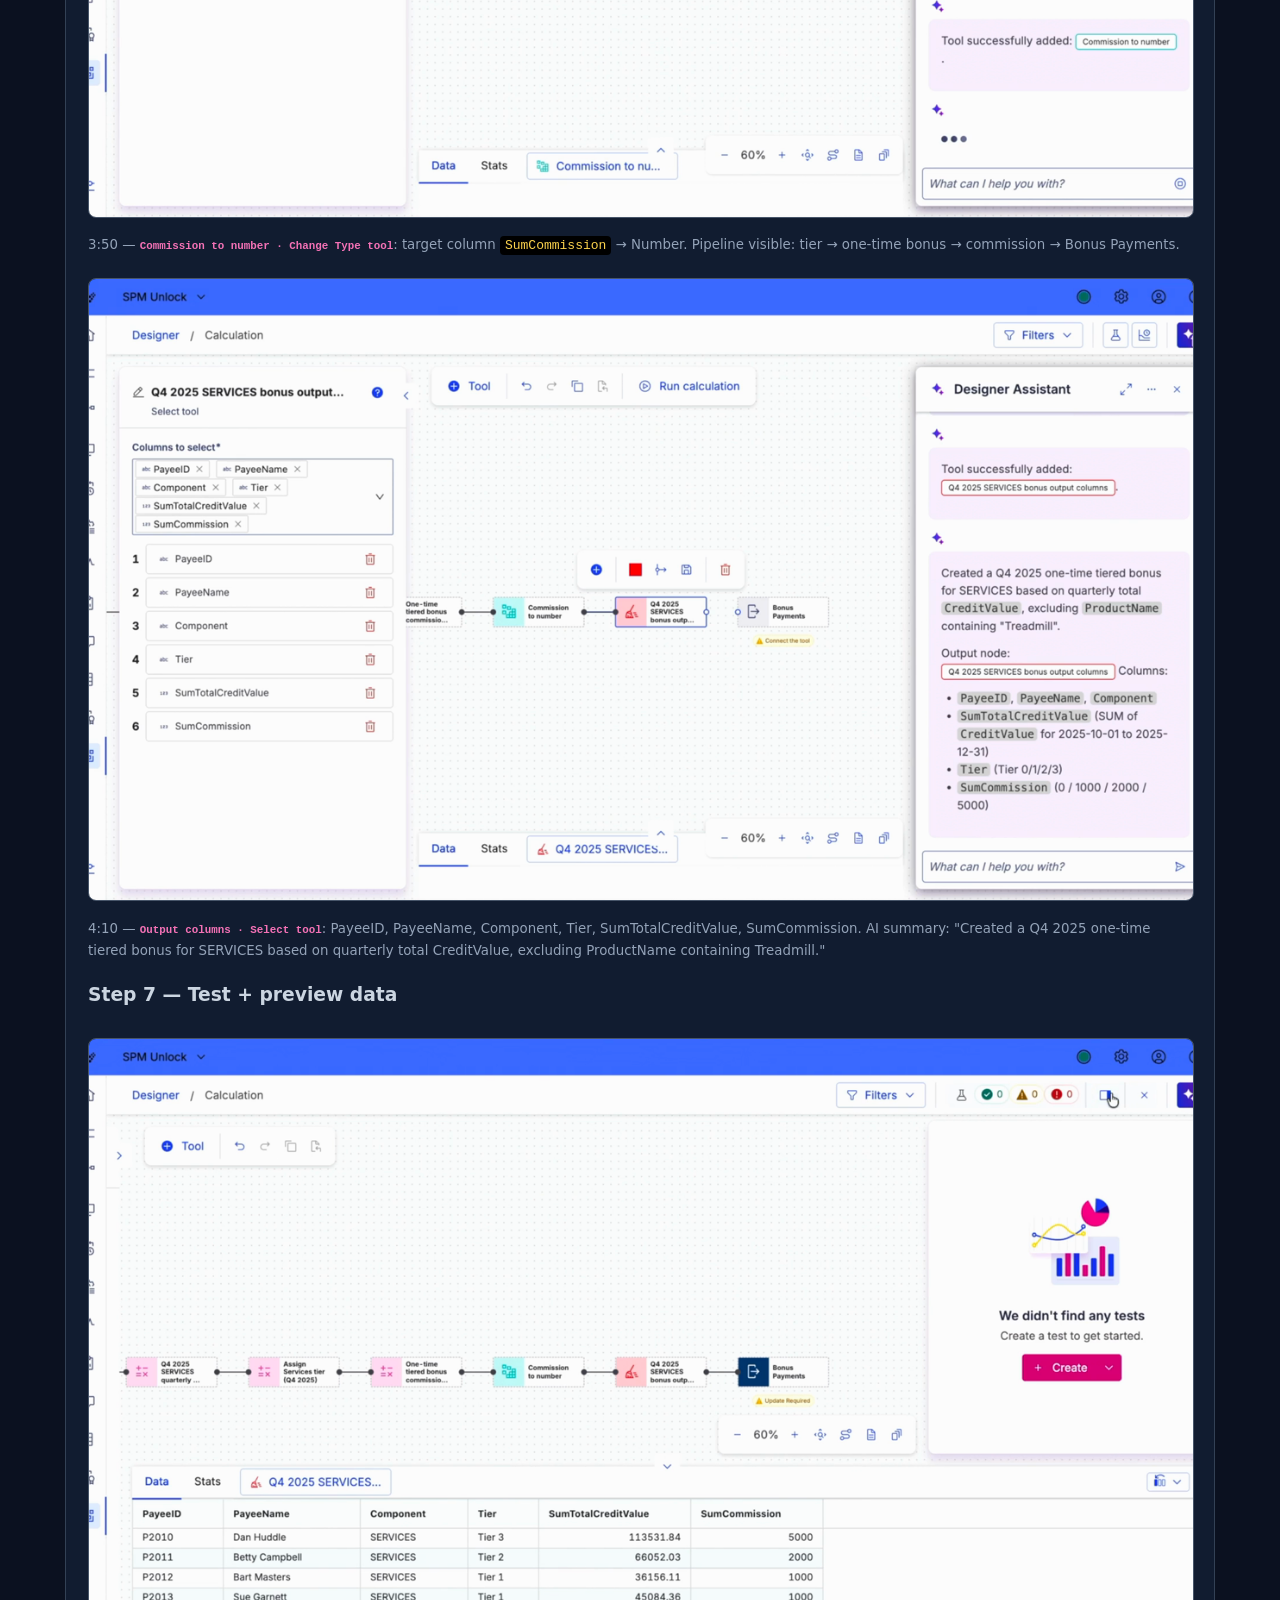
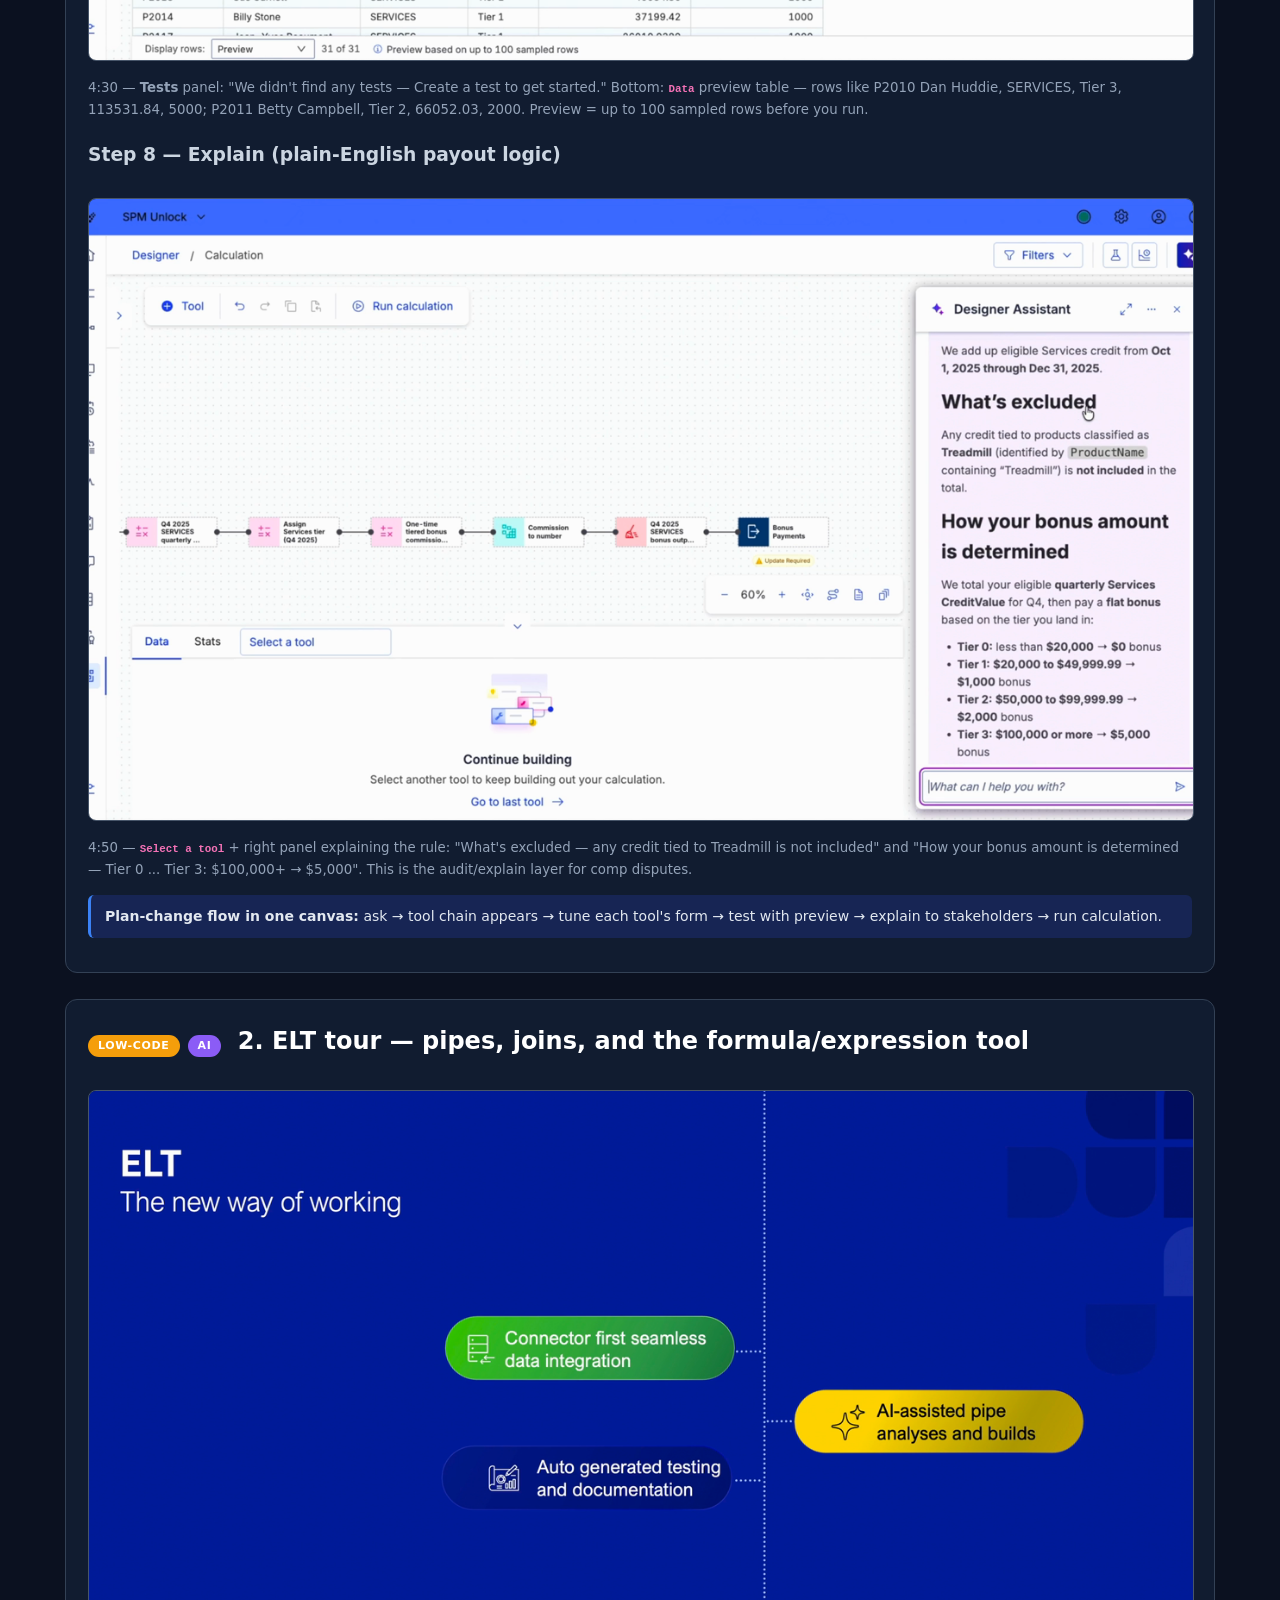
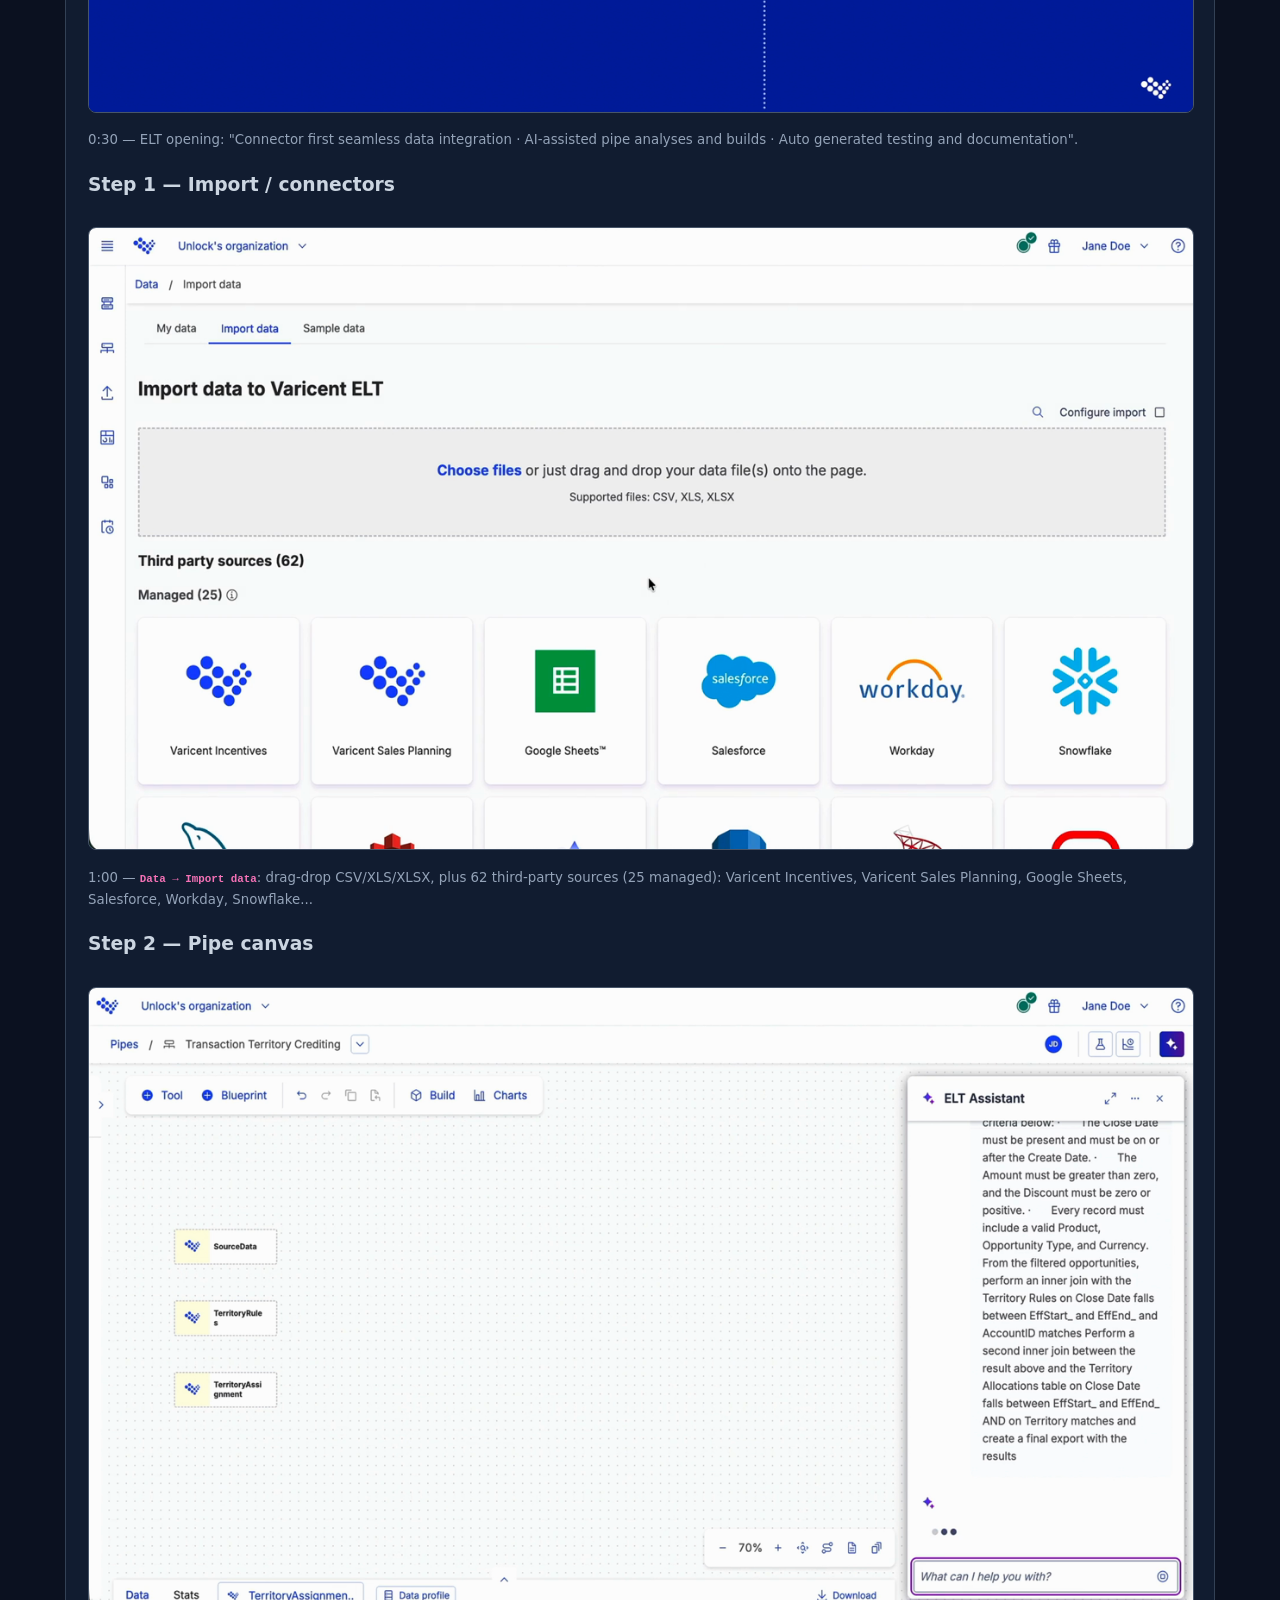
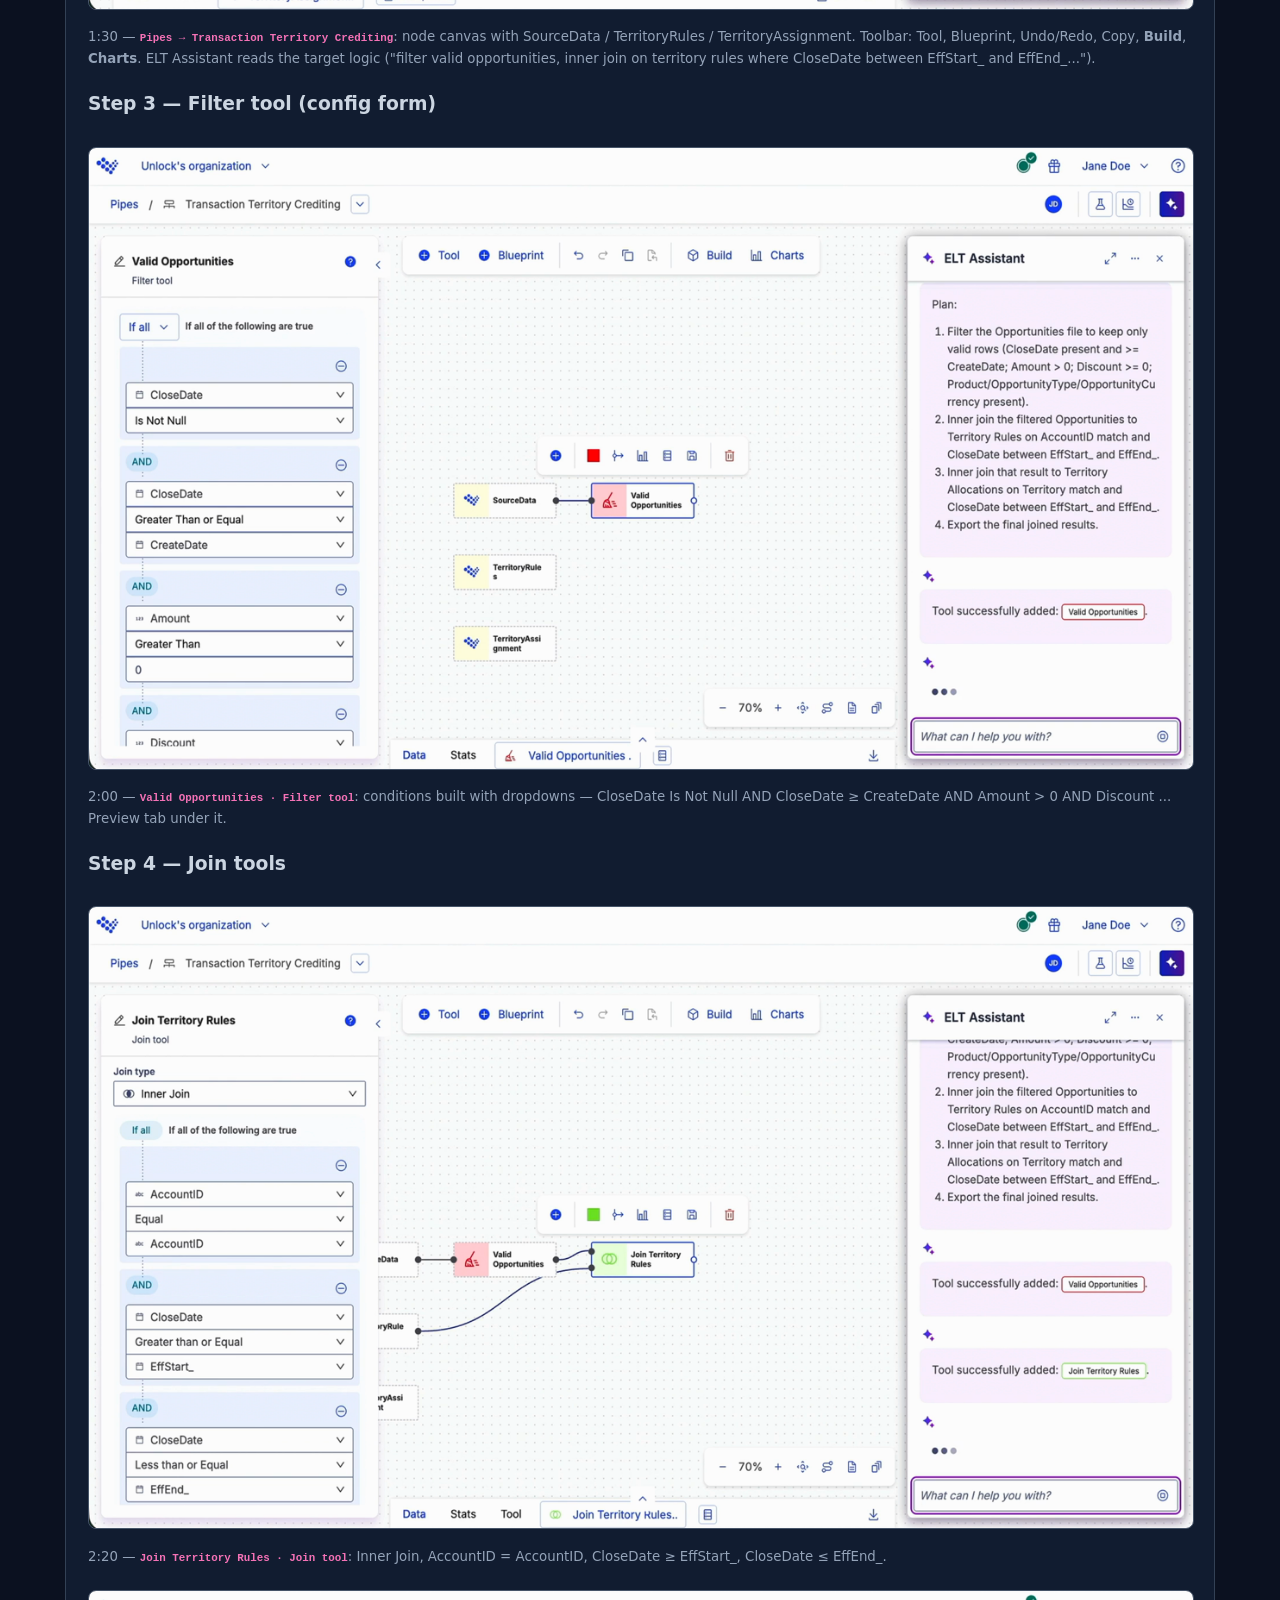
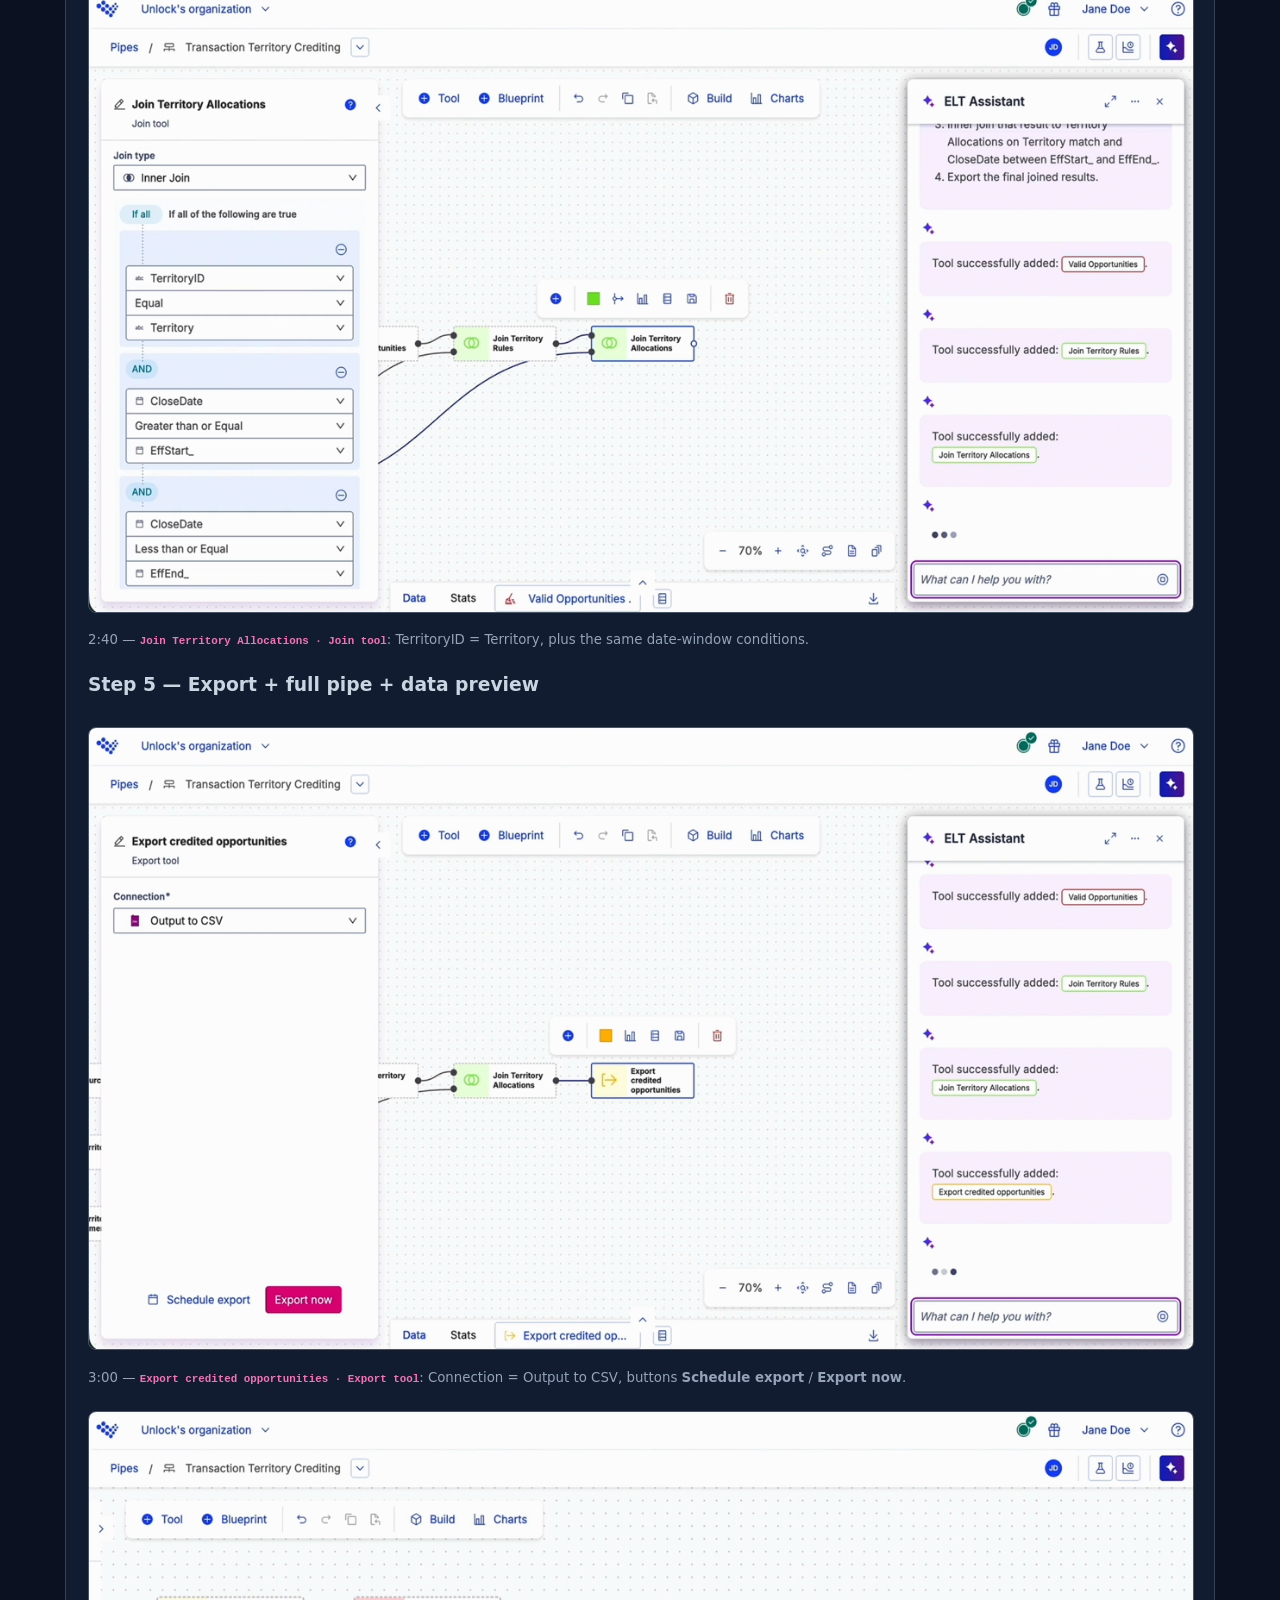
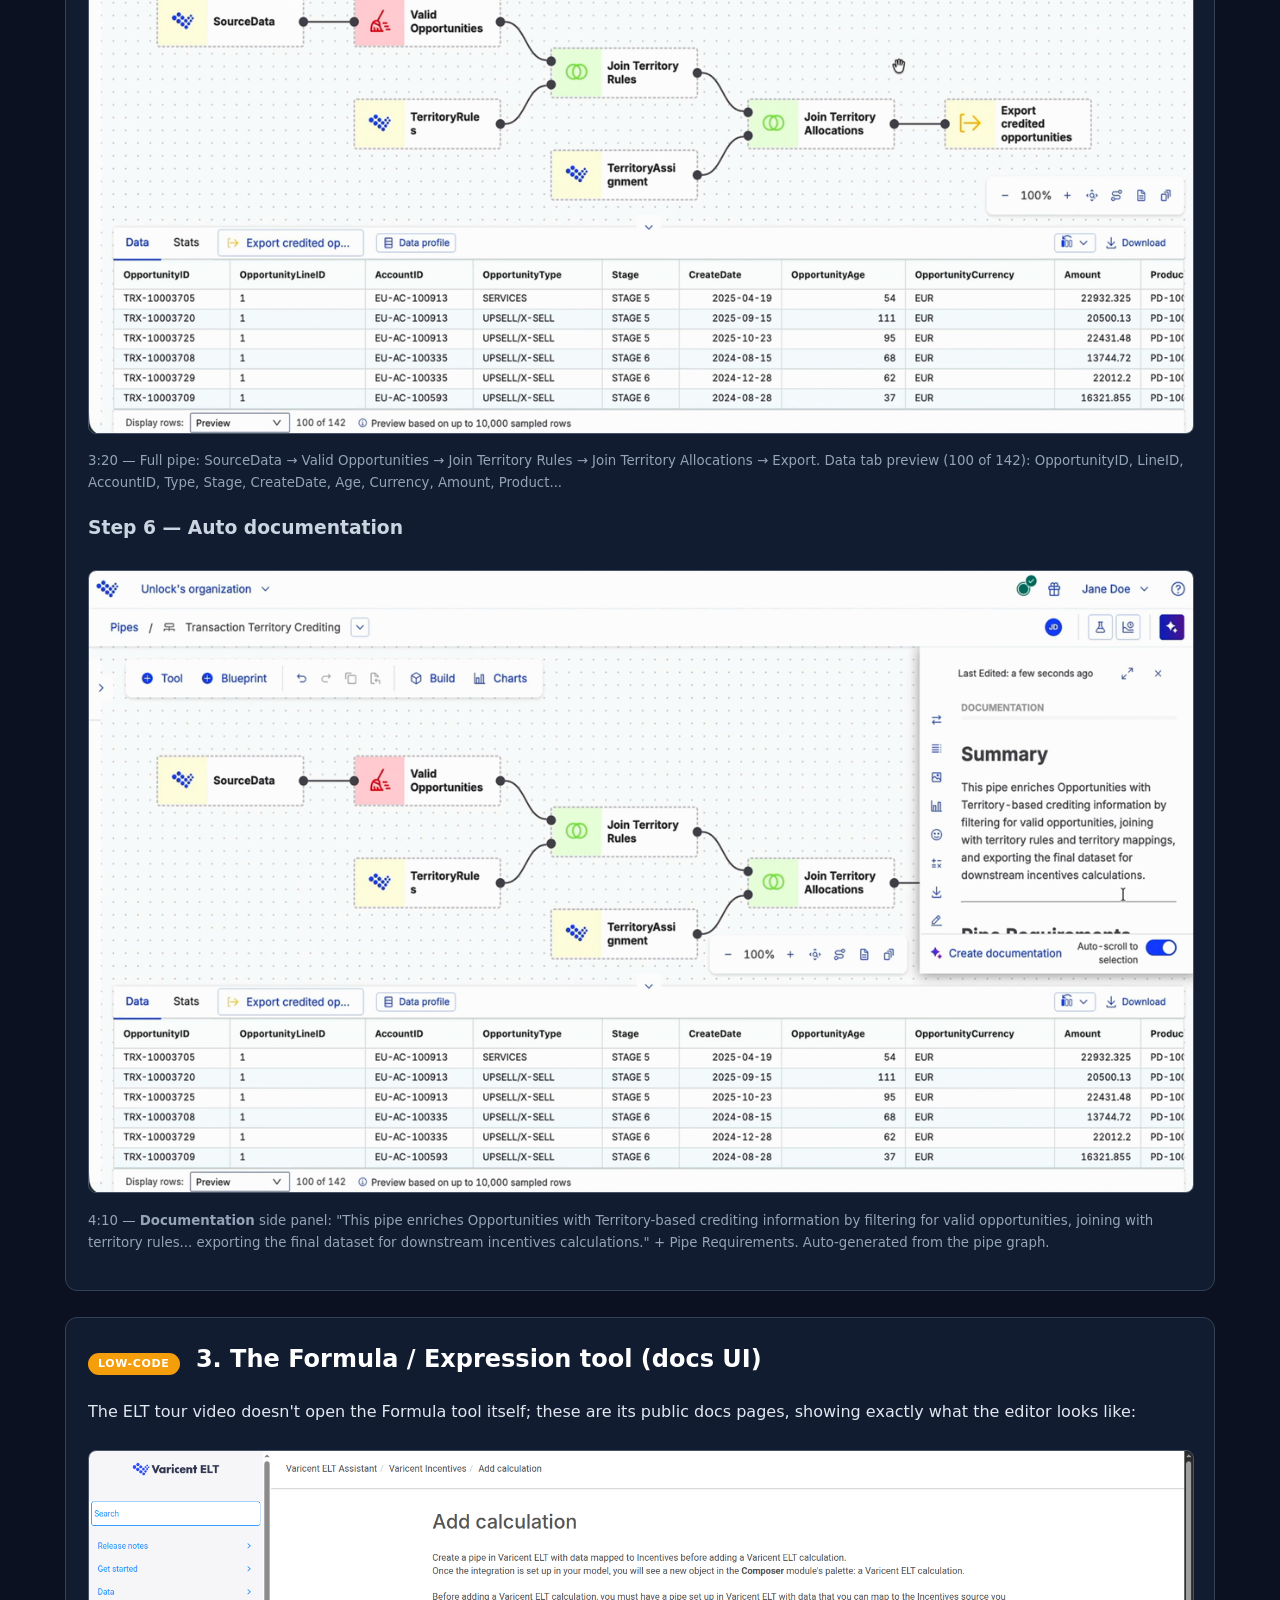
<file: vendor-walkthroughs/varicent/index.html>
<!DOCTYPE html>
<html lang="en"><head><meta charset="UTF-8"><meta name="viewport" content="width=device-width,initial-scale=1">
<title>Varicent - Full Product Tour Walkthrough (Real UI)</title>
<style>
body{font-family:Inter,system-ui,Arial;margin:0;background:#0b1120;color:#e2e8f0;line-height:1.65}
header{padding:34px 24px;background:#1e293b;border-bottom:1px solid #334155;position:sticky;top:0;z-index:10}
header h1{margin:0;font-size:26px}header p{color:#94a3b8;max-width:1000px;margin:8px 0 0}
nav a{color:#7dd3fc;margin-right:14px;text-decoration:none;font-size:14px}
main{max-width:1150px;margin:0 auto;padding:24px}
.card{background:#111c30;border:1px solid #334155;border-radius:12px;padding:22px;margin:26px 0}
h2{color:#fff;margin-top:0}h3{color:#cbd5e1}
img{width:100%;border-radius:8px;border:1px solid #475569;margin:8px 0}
small{color:#94a3b8;display:block;margin-bottom:14px}
.note{background:#172554;border-left:3px solid #3b82f6;padding:10px 14px;border-radius:6px;margin:12px 0;font-size:14px}
.tag{display:inline-block;font-size:11px;letter-spacing:.06em;text-transform:uppercase;background:#0ea5e9;color:#fff;border-radius:12px;padding:2px 10px;margin-right:8px}
.tag.ai{background:#8b5cf6}.tag.nc{background:#10b981}.tag.lc{background:#f59e0b}
ol li,ul li{margin:7px 0}
a.btn{display:inline-block;background:#0ea5e9;color:#fff;padding:7px 13px;border-radius:6px;text-decoration:none;font-size:13px;margin:6px 8px 0 0}
a.ghost{background:transparent;border:1px solid #38bdf8;color:#7dd3fc}
code{background:#000;color:#fcd34d;padding:2px 5px;border-radius:4px;font-size:13px}
.two{display:grid;grid-template-columns:1fr 1fr;gap:14px}@media(max-width:860px){.two{grid-template-columns:1fr}}
.step{color:#f472b6;font-weight:600;font-family:monospace}
</style></head><body>
<header>
<a href="../" style="color:#7dd3fc;text-decoration:none;font-size:13px;display:inline-block;margin-bottom:14px">← Walkthroughs</a>
<h1>Varicent — Full Product Tour Walkthrough <span class="tag">real UI</span></h1>
<p>Frames extracted from Varicent's own product tour videos, which the tours page serves as plain MP4s from their CDN (found by inspecting loaded resources). No captcha needed, no fake form. The videos are downloadable from the CDN links below.</p>
<nav><a href="#videos">Videos</a><a href="#incentives">1. Incentives: plan builder</a><a href="#elt">2. ELT: formula + pipes</a><a href="#lowcode">3. Low-code docs</a><a href="#salesplanning">4. Sales Planning</a></nav>
</header>
<main>

<div class="card" id="videos">
<h2>The source videos (public CDN MP4s)</h2>
<p>These load on <code>varicent.com/interactive-product-tours</code> before any gate; the form just plays them. Direct links:</p>
<ul>
<li><b>Incentives Product Tour</b> — 5:01 · <a href="https://www.varicent.com/hubfs/Product%20tour/Incentives%20Product%20Tour.mp4" style="color:#7dd3fc">CDN link</a></li>
<li><b>ELT Product Tour</b> — 2:56 · <a href="https://www.varicent.com/hubfs/Product%20tour/ELT%20Product%20Tour.mp4" style="color:#7dd3fc">CDN link</a></li>
<li><b>Sales Planning Product Tour</b> — 4:53 · <a href="https://www.varicent.com/hubfs/Product%20tour/Sales%20Planning%20Product%20Tour.mp4" style="color:#7dd3fc">CDN link</a></li>
<li><b>Seller Insights Product Tour</b> — 7:35 · <a href="https://www.varicent.com/hubfs/Product%20tour/Seller%20Insights%20Product%20Tour.mp4" style="color:#7dd3fc">CDN link</a></li>
</ul>
</div>

<div class="card" id="incentives">
<h2><span class="tag nc">no-code</span><span class="tag ai">AI</span> 1. Incentives tour — plan design → calculation → test → explain</h2>
<img src="inc-title.png" alt="Incentives tour title"><small>0:30 — tour opening: "One Canvas for Every Plan · Test, Explain, and Reuse with Ease · Build Faster with Built-In Intelligence"</small>

<h3>Step 1 — Requirements workflow (the plan "spec" before build)</h3>
<img src="inc-requirement.png" alt="Edit requirement"><small>1:10 — <span class="step">Edit requirement → Description</span>: title "2.7 Review, Dispute &amp; Exception Handling", plus rich-text bullets defining dispute routing, escalation, audit trail. Right rail: <b>Link to Designer objects</b> (folders / calculation outputs / tables) — requirements tie to what gets built.</small>
<img src="inc-requirement-details.png" alt="Requirement details"><small>1:40 — <span class="step">Details</span> tab: ID, last-updated by/on, Customer approval, Status, Assignee, linked documents (System Requirements Specification.docx).</small>

<h3>Step 2 — Designer: where plans are built</h3>
<img src="inc-designer-sidebar.png" alt="Designer sidebar"><small>2:10 — <b>Designer</b> sidebar: Data &amp; Hierarchies, Plans - Approach 1, Plans - Approach 2, Post Plan Logic. Every plan artifact lives in these folders.</small>

<h3>Step 3 — Calculation canvas (the plan logic, no formulas typed)</h3>
<img src="inc-calc-ai.png" alt="Calculation canvas with AI assistant"><small>2:40 — <span class="step">Designer → Calculation</span>. Left: canvas with tool node "AE Plan Credits" + <b>Run calculation</b>. Right: <b>Designer Assistant</b> — admin describes the rule in plain English ("Calculate the Q4 2025 one-time tiered bonus for SERVICES based on quarterly credit, exclude Treadmill; Tier 0 &lt;$20K → $0 ... Tier 3 &gt;$100K → $5,000"). Assistant builds the tool chain.</small>
<div class="note"><b>This is the no-code calc builder.</b> The assistant turns the prompt into configurable tools on the canvas — each one has a form you can inspect/edit, not hidden logic.</div>

<h3>Step 4 — Filter tool config</h3>
<img src="inc-filter-tool.png" alt="Filter tool config"><small>3:10 — <span class="step">Q4 2025 SERVICES (exclude Treadmill) · Filter tool</span>: visual conditions — Date ≥ 2025-10-01 <b>AND</b> Date ≤ 2025-12-31 <b>AND</b> Component = SERVICES ... (and ProductName not Treadmill). Right panel lists every tool the assistant added.</small>

<h3>Step 5 — Case tool (tiering logic, no formula syntax)</h3>
<img src="inc-case-tool.png" alt="Case tool tiers"><small>3:30 — <span class="step">Assign Services tier (Q4 2025) · Case tool</span>: New column <code>Tier</code>, Default <code>Unknown</code>. Cases: Tier 0 = SumTotalCreditValue &lt; 20000; Tier 1 = ≥20000...; Tier 2 = ≥50000...; Tier 3 = ≥100000. Canvas shows the chain: quarterly credit → tier → bonus.</small>

<h3>Step 6 — Change Type + Select columns</h3>
<img src="inc-changetype-tool.png" alt="Change type tool"><small>3:50 — <span class="step">Commission to number · Change Type tool</span>: target column <code>SumCommission</code> → Number. Pipeline visible: tier → one-time bonus → commission → Bonus Payments.</small>
<img src="inc-select-columns.png" alt="Select columns"><small>4:10 — <span class="step">Output columns · Select tool</span>: PayeeID, PayeeName, Component, Tier, SumTotalCreditValue, SumCommission. AI summary: "Created a Q4 2025 one-time tiered bonus for SERVICES based on quarterly total CreditValue, excluding ProductName containing Treadmill."</small>

<h3>Step 7 — Test + preview data</h3>
<img src="inc-tests-preview.png" alt="Tests and data preview"><small>4:30 — <b>Tests</b> panel: "We didn't find any tests — Create a test to get started." Bottom: <span class="step">Data</span> preview table — rows like P2010 Dan Huddie, SERVICES, Tier 3, 113531.84, 5000; P2011 Betty Campbell, Tier 2, 66052.03, 2000. Preview = up to 100 sampled rows before you run.</small>

<h3>Step 8 — Explain (plain-English payout logic)</h3>
<img src="inc-explain.png" alt="Explain panel"><small>4:50 — <span class="step">Select a tool</span> + right panel explaining the rule: "What's excluded — any credit tied to Treadmill is not included" and "How your bonus amount is determined — Tier 0 ... Tier 3: $100,000+ → $5,000". This is the audit/explain layer for comp disputes.</small>
<div class="note"><b>Plan-change flow in one canvas:</b> ask → tool chain appears → tune each tool's form → test with preview → explain to stakeholders → run calculation.</div>
</div>

<div class="card" id="elt">
<h2><span class="tag lc">low-code</span><span class="tag ai">AI</span> 2. ELT tour — pipes, joins, and the formula/expression tool</h2>
<img src="elt-title.png" alt="ELT tour title"><small>0:30 — ELT opening: "Connector first seamless data integration · AI-assisted pipe analyses and builds · Auto generated testing and documentation".</small>

<h3>Step 1 — Import / connectors</h3>
<img src="elt-import.png" alt="Import data"><small>1:00 — <span class="step">Data → Import data</span>: drag-drop CSV/XLS/XLSX, plus 62 third-party sources (25 managed): Varicent Incentives, Varicent Sales Planning, Google Sheets, Salesforce, Workday, Snowflake...</small>

<h3>Step 2 — Pipe canvas</h3>
<img src="elt-pipe-canvas.png" alt="Pipe canvas"><small>1:30 — <span class="step">Pipes → Transaction Territory Crediting</span>: node canvas with SourceData / TerritoryRules / TerritoryAssignment. Toolbar: Tool, Blueprint, Undo/Redo, Copy, <b>Build</b>, <b>Charts</b>. ELT Assistant reads the target logic ("filter valid opportunities, inner join on territory rules where CloseDate between EffStart_ and EffEnd_...").</small>

<h3>Step 3 — Filter tool (config form)</h3>
<img src="elt-filter.png" alt="Filter tool"><small>2:00 — <span class="step">Valid Opportunities · Filter tool</span>: conditions built with dropdowns — CloseDate Is Not Null AND CloseDate ≥ CreateDate AND Amount &gt; 0 AND Discount ... Preview tab under it.</small>

<h3>Step 4 — Join tools</h3>
<img src="elt-join1.png" alt="Join tool 1"><small>2:20 — <span class="step">Join Territory Rules · Join tool</span>: Inner Join, AccountID = AccountID, CloseDate ≥ EffStart_, CloseDate ≤ EffEnd_.</small>
<img src="elt-join2.png" alt="Join tool 2"><small>2:40 — <span class="step">Join Territory Allocations · Join tool</span>: TerritoryID = Territory, plus the same date-window conditions.</small>

<h3>Step 5 — Export + full pipe + data preview</h3>
<img src="elt-export.png" alt="Export tool"><small>3:00 — <span class="step">Export credited opportunities · Export tool</span>: Connection = Output to CSV, buttons <b>Schedule export</b> / <b>Export now</b>.</small>
<img src="elt-pipe-full.png" alt="Full pipe with data"><small>3:20 — Full pipe: SourceData → Valid Opportunities → Join Territory Rules → Join Territory Allocations → Export. Data tab preview (100 of 142): OpportunityID, LineID, AccountID, Type, Stage, CreateDate, Age, Currency, Amount, Product...</small>

<h3>Step 6 — Auto documentation</h3>
<img src="elt-docs.png" alt="Auto documentation"><small>4:10 — <b>Documentation</b> side panel: "This pipe enriches Opportunities with Territory-based crediting information by filtering for valid opportunities, joining with territory rules... exporting the final dataset for downstream incentives calculations." + Pipe Requirements. Auto-generated from the pipe graph.</small>
</div>

<div class="card" id="lowcode">
<h2><span class="tag lc">low-code</span> 3. The Formula / Expression tool (docs UI)</h2>
<p>The ELT tour video doesn't open the Formula tool itself; these are its public docs pages, showing exactly what the editor looks like:</p>
<img src="docs-add-calculation.png" alt="Add calculation docs"><small>ELT docs — <span class="step">Composer → Palette → Varicent ELT → Add calculation</span>: name + description + Save, then the calculation becomes a node you configure.</small>
<img src="docs-formula-tool.png" alt="Formula tool docs"><small>ELT docs — <span class="step">Formula tool</span>: Input (which column set feeds it), Configuration (output column + expression), and the full <b>Functions / Operators / Constants</b> reference list (IF, CASE, Conditional, DateAdd/DateDiff, RunningTotal/RunningAverage, WeightedAverage, Lag, MergeColumns, ...).</small>
<div class="note"><b>So the two editors in the product:</b><br>
• <b>No-code</b>: Incentives Designer canvas — drag/ask, configure tools (Filter, Case, Change Type, Join, Select, Export) via forms, test &amp; explain in place. This is what a comp admin uses daily.<br>
• <b>Low-code</b>: ELT <code>Formula</code> tool — an expression editor over the pipe, with the function library above, for anything the tool forms can't express.</div>
<p><a class="btn" href="https://elt.varicent.com/assets/elt-docs/en/tools/calculate/formula.html" target="_blank">Formula tool docs</a>
<a class="btn ghost" href="https://elt.varicent.com/assets/elt-docs/en/varicent-incentives/add-calculation.html" target="_blank">Add calculation docs</a>
<a class="btn ghost" href="https://elt.varicent.com/assets/elt-docs/en/varicent-incentives/add-calculation.html" target="_blank">ELT docs home</a></p>
</div>

<div class="card" id="salesplanning">
<h2>4. Bonus: Sales Planning + Seller Insights tours</h2>
<p>Sales Planning and Seller Insights tour videos are available from the same CDN directory if you want them later. Highlights:</p>
<ul>
<li><b>Sales Planning</b> (4:53): territory/quota modeling, scenario comparison, AI impact assessment.</li>
<li><b>Seller Insights</b> (7:35): seller-facing statements, alerts, dispute/inquiry workflow.</li>
</ul>
<small>All 4 MP4s are downloaded locally; ask me and I'll annotate these too.</small>
</div>

</main>
<footer style="padding:26px;text-align:center;color:#64748b">Local walkthrough · frames from Varicent public tour MP4s · captured 2026</footer>
</body></html>
</file>
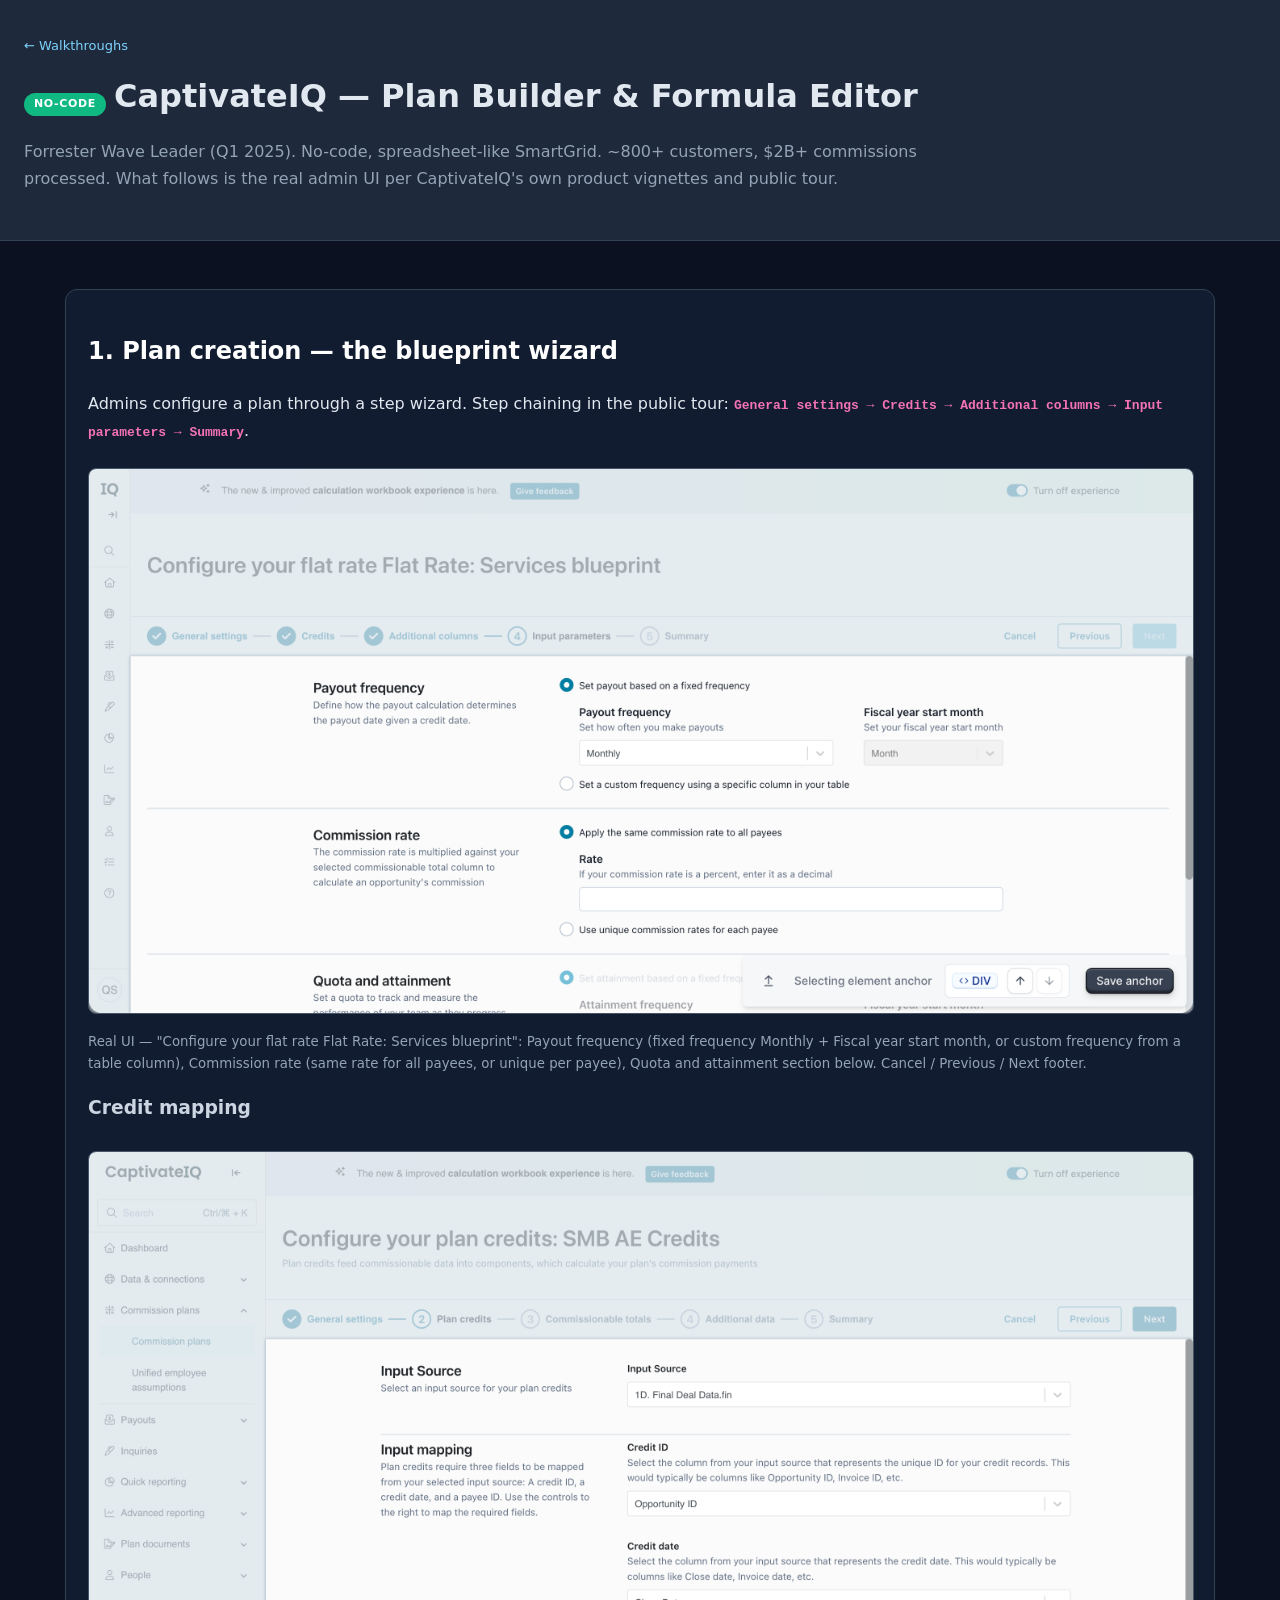
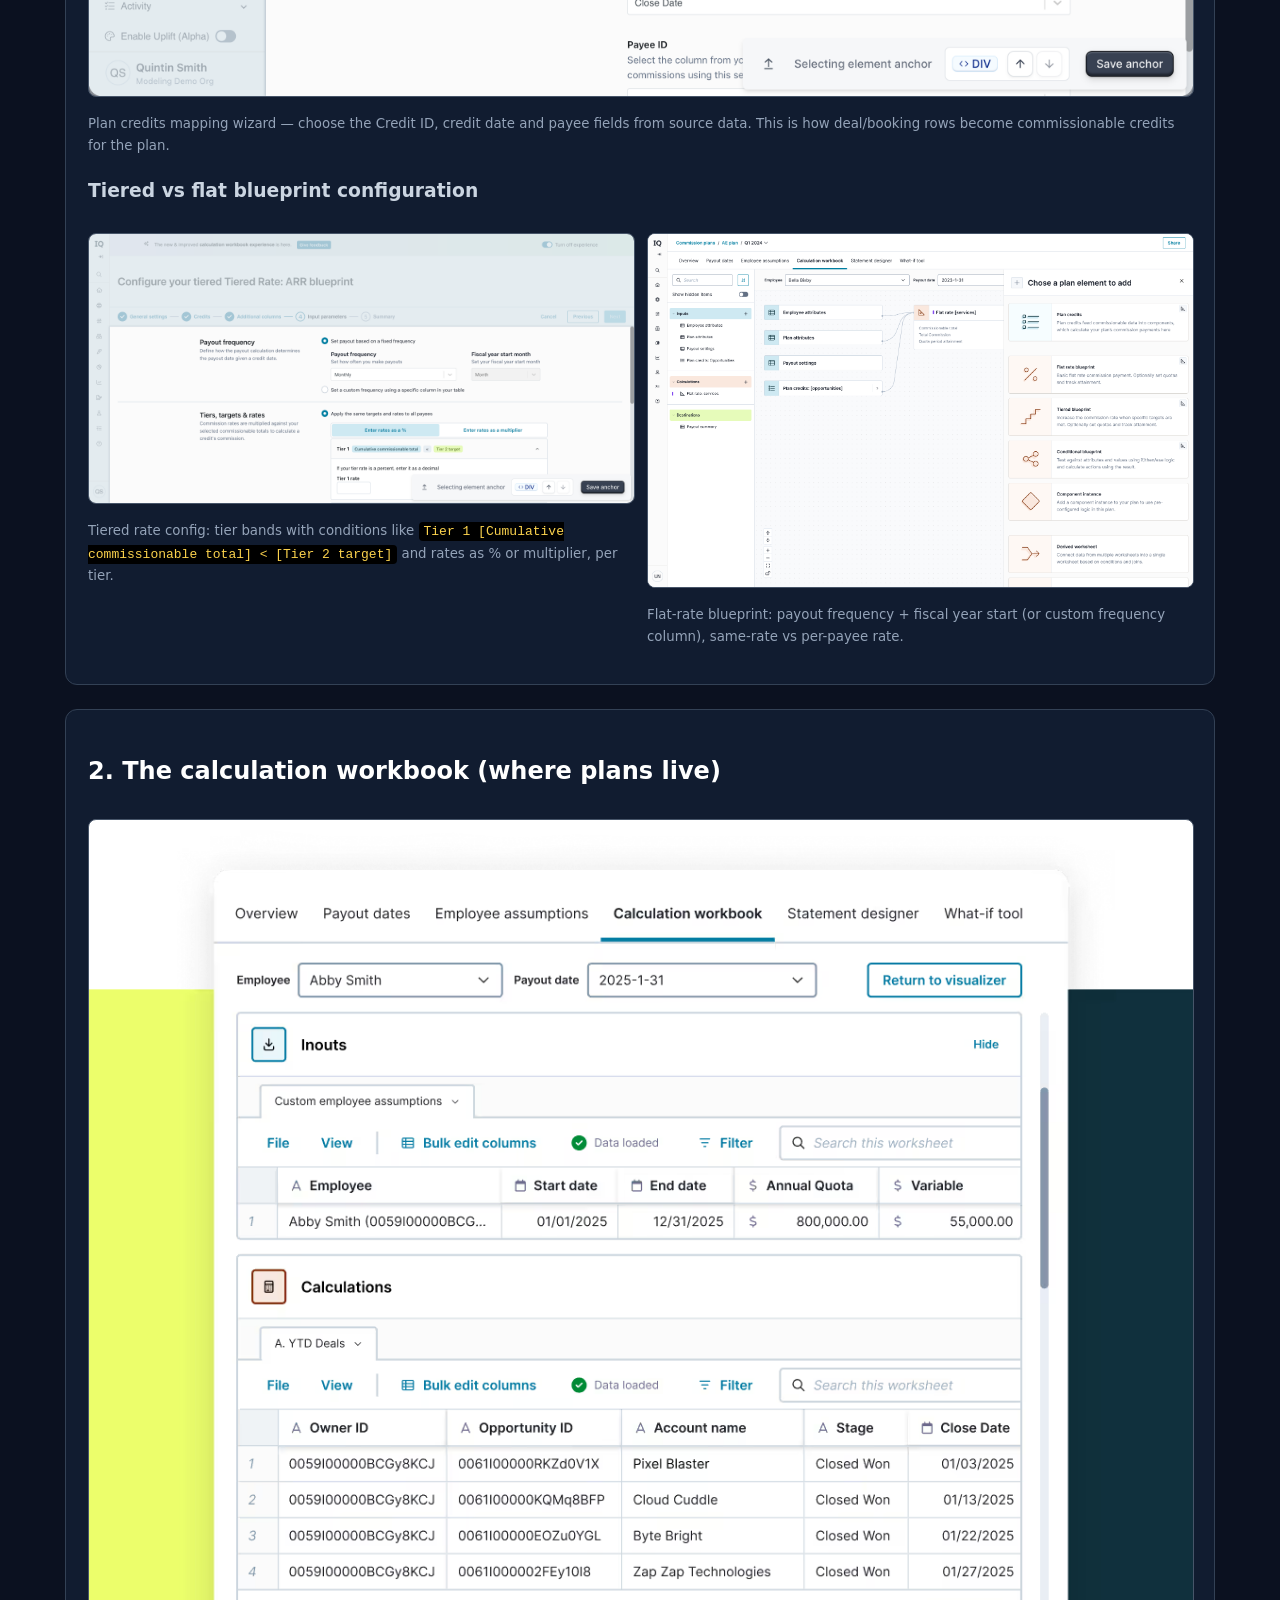
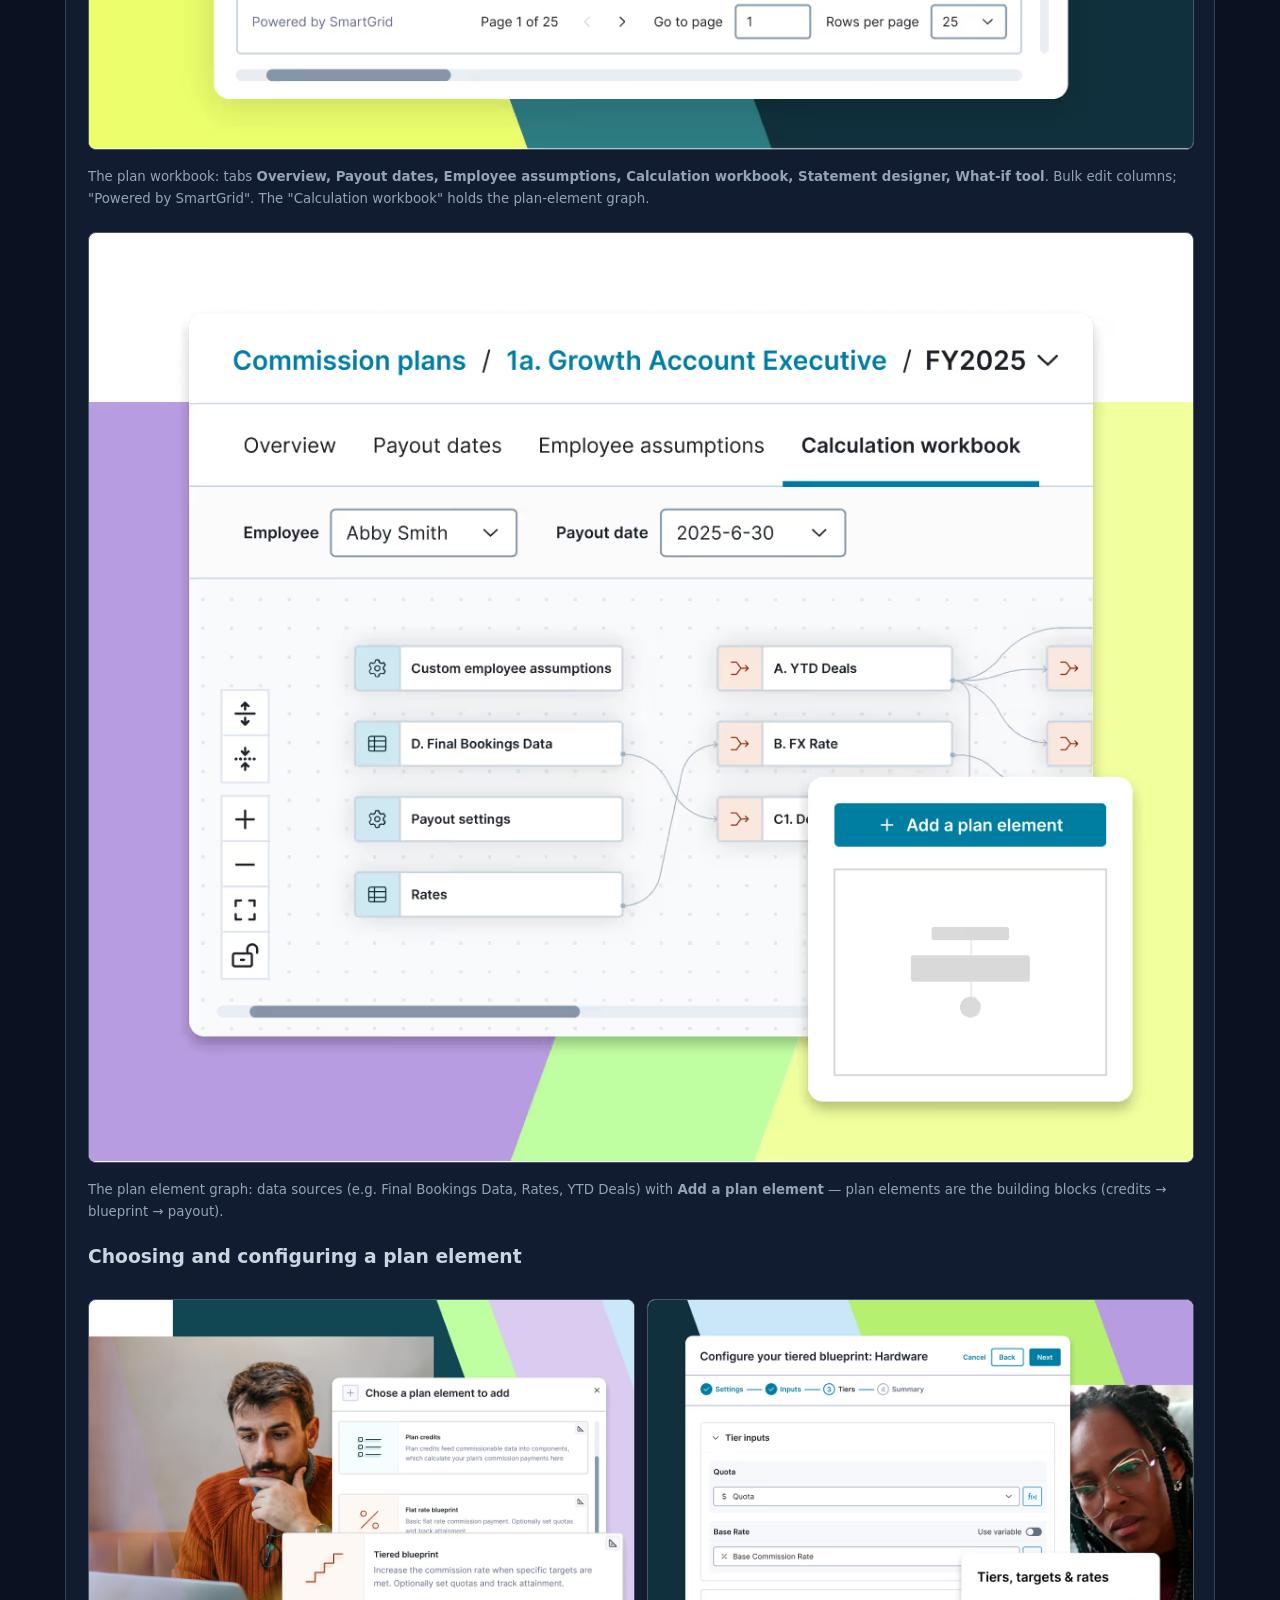
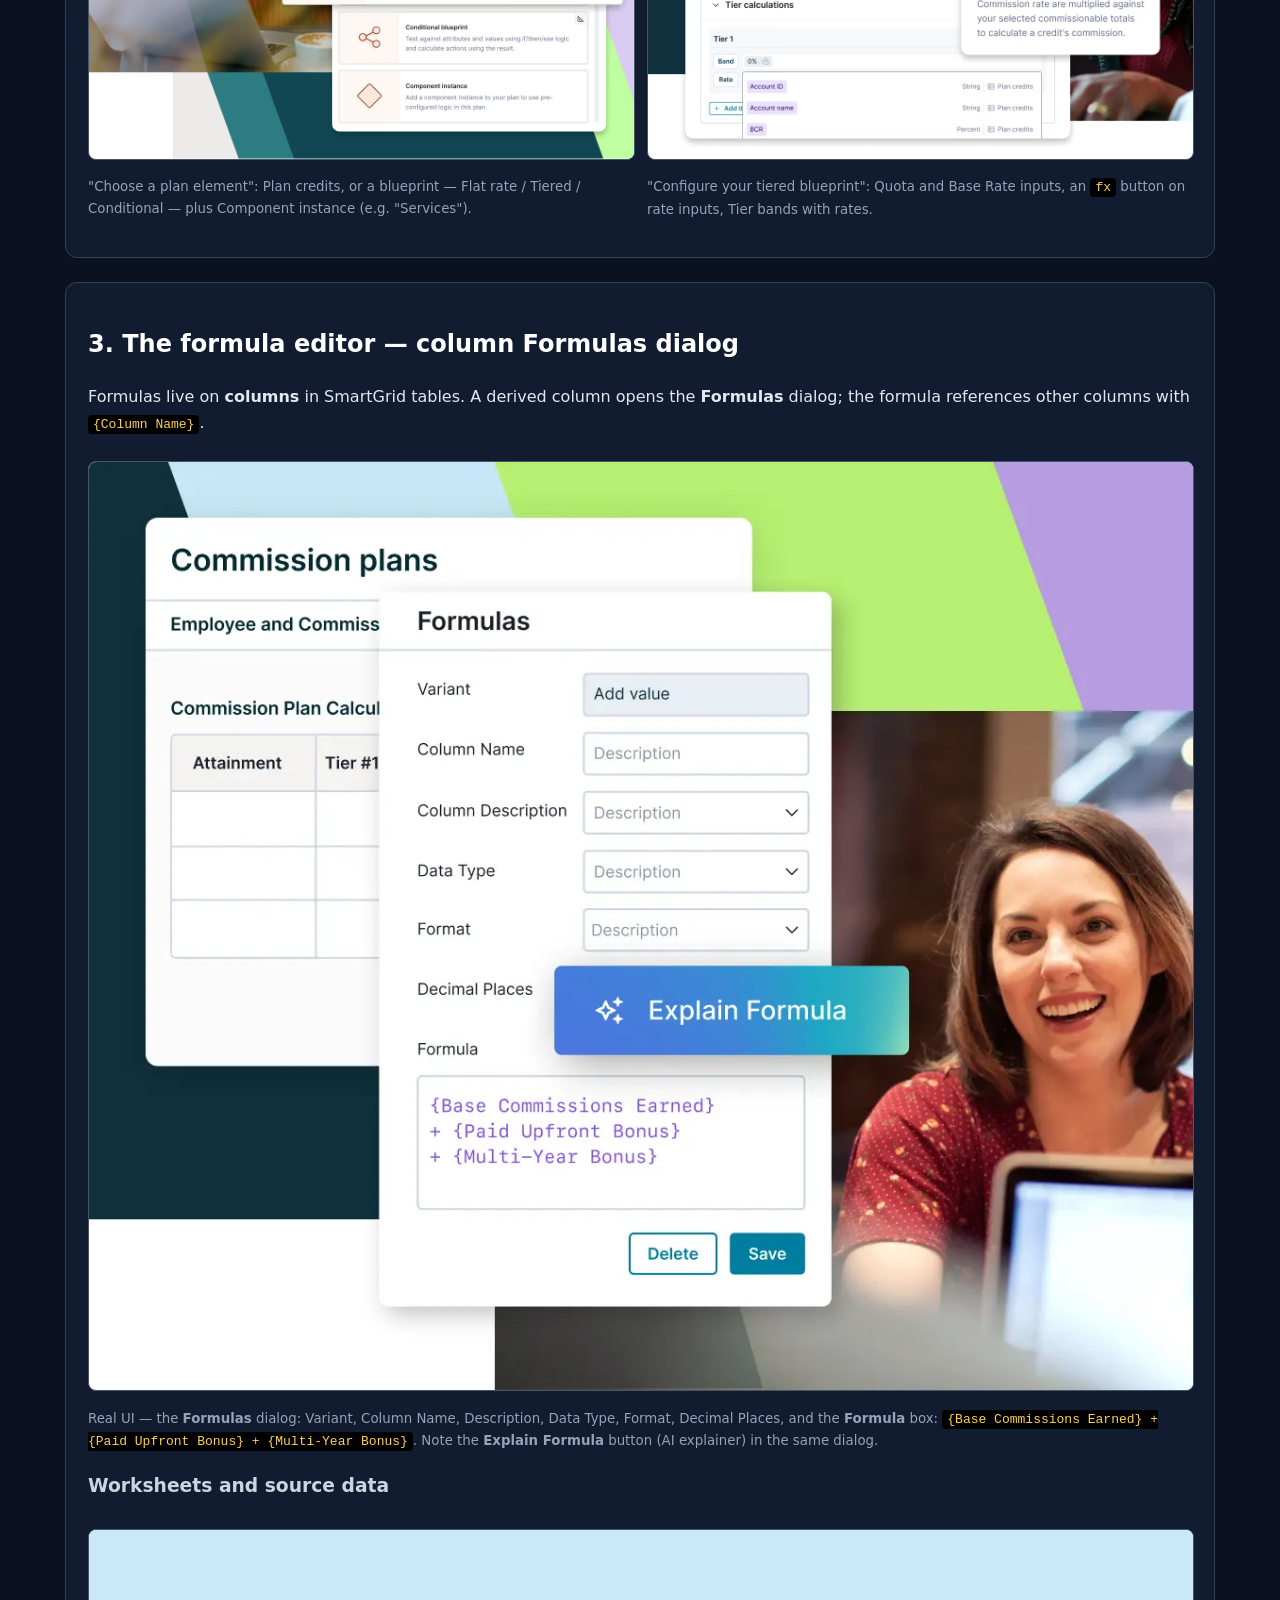
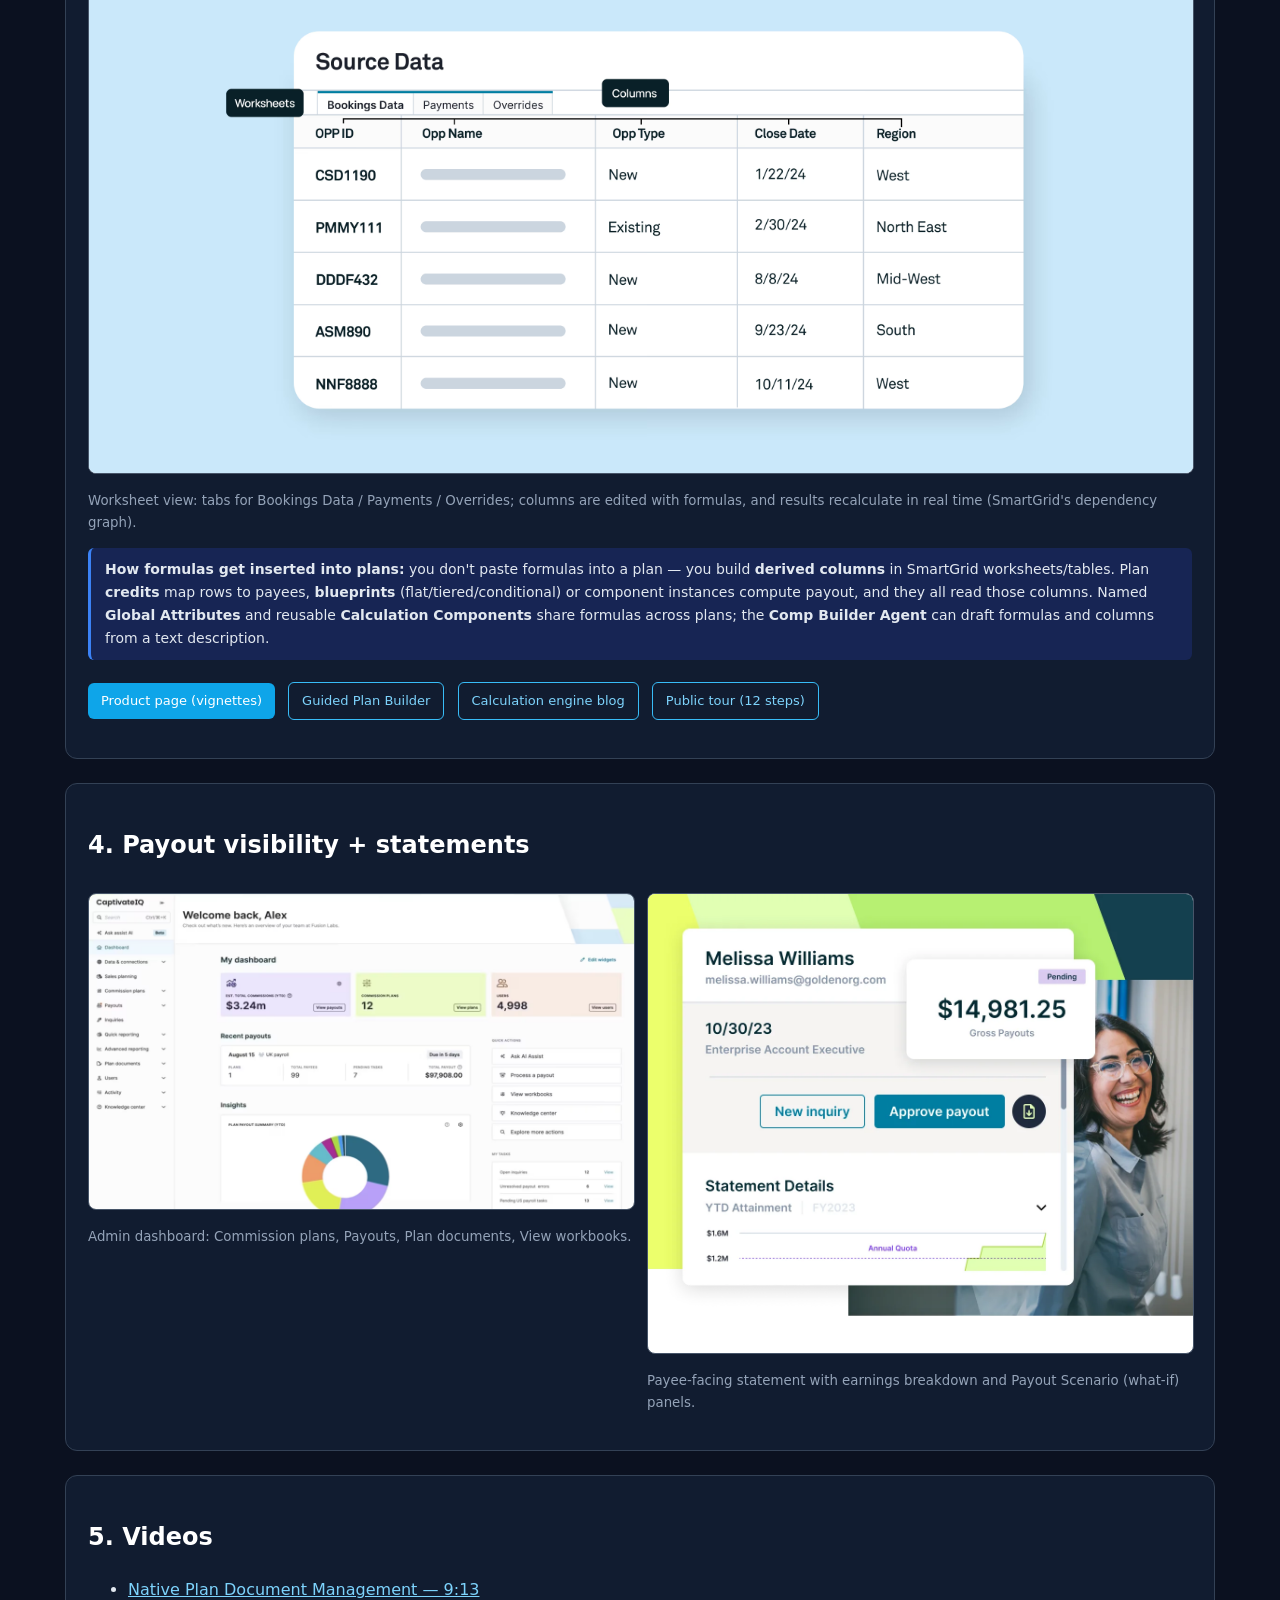
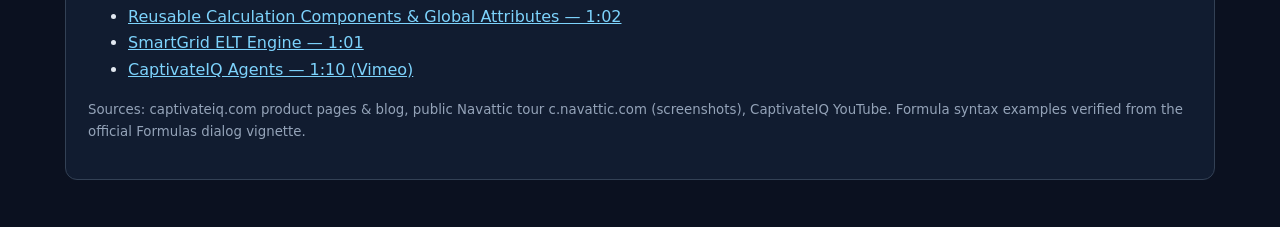
<file: vendor-walkthroughs/captivateiq.html>
<!DOCTYPE html>
<html lang="en"><head><meta charset="UTF-8"><meta name="viewport" content="width=device-width,initial-scale=1">
<title>CaptivateIQ - Plan Builder & Formula Editor Walkthrough</title>
<style>
body{font-family:Inter,system-ui,Arial;margin:0;background:#0b1120;color:#e2e8f0;line-height:1.65}
header{padding:32px 24px;background:#1e293b;border-bottom:1px solid #334155}
header h1{margin:0}header p{color:#94a3b8;max-width:950px}
main{max-width:1150px;margin:0 auto;padding:24px}
.card{background:#111c30;border:1px solid #334155;border-radius:12px;padding:22px;margin:24px 0}
h2{color:#fff}h3{color:#cbd5e1}
img{width:100%;border-radius:8px;border:1px solid #475569;margin:8px 0;background:#fff}
small{color:#94a3b8;display:block;margin-bottom:14px}
.note{background:#172554;border-left:3px solid #3b82f6;padding:10px 14px;border-radius:6px;margin:12px 0;font-size:14px}
code{background:#000;color:#fcd34d;padding:2px 5px;border-radius:4px;font-size:13px}
.tag{display:inline-block;font-size:11px;letter-spacing:.06em;text-transform:uppercase;background:#10b981;color:#fff;border-radius:12px;padding:2px 10px;margin-right:8px}
a.btn{display:inline-block;background:#0ea5e9;color:#fff;padding:7px 13px;border-radius:6px;text-decoration:none;font-size:13px;margin:6px 8px 0 0}
a.ghost{background:transparent;border:1px solid #38bdf8;color:#7dd3fc}
.step{color:#f472b6;font-weight:600;font-family:monospace}
</style></head><body>
<header>
<a href="./" style="color:#7dd3fc;text-decoration:none;font-size:13px;display:inline-block;margin-bottom:14px">← Walkthroughs</a>
<h1><span class="tag">NO-CODE</span>CaptivateIQ — Plan Builder &amp; Formula Editor</h1>
<p>Forrester Wave Leader (Q1 2025). No-code, spreadsheet-like SmartGrid. ~800+ customers, $2B+ commissions processed. What follows is the real admin UI per CaptivateIQ's own product vignettes and public tour.</p>
</header>
<main>

<div class="card">
<h2>1. Plan creation — the blueprint wizard</h2>
<p>Admins configure a plan through a step wizard. Step chaining in the public tour: <span class="step">General settings → Credits → Additional columns → Input parameters → Summary</span>.</p>
<img src="assets/ciq/navattic-plans.png" alt="CaptivateIQ flat rate blueprint wizard">
<small>Real UI — "Configure your flat rate Flat Rate: Services blueprint": Payout frequency (fixed frequency Monthly + Fiscal year start month, or custom frequency from a table column), Commission rate (same rate for all payees, or unique per payee), Quota and attainment section below. Cancel / Previous / Next footer.</small>
<h3>Credit mapping</h3>
<img src="assets/ciq/navattic-credits.png" alt="CaptivateIQ credit mapping">
<small>Plan credits mapping wizard — choose the Credit ID, credit date and payee fields from source data. This is how deal/booking rows become commissionable credits for the plan.</small>
<h3>Tiered vs flat blueprint configuration</h3>
<div class="two" style="display:grid;grid-template-columns:1fr 1fr;gap:14px">
<div><img src="assets/ciq/navattic-tiers.png" alt="Tiered rate config"><small>Tiered rate config: tier bands with conditions like <code>Tier 1 [Cumulative commissionable total] &lt; [Tier 2 target]</code> and rates as % or multiplier, per tier.</small></div>
<div><img src="assets/ciq/navattic-flat.png" alt="Flat rate blueprint"><small>Flat-rate blueprint: payout frequency + fiscal year start (or custom frequency column), same-rate vs per-payee rate.</small></div>
</div>
</div>

<div class="card">
<h2>2. The calculation workbook (where plans live)</h2>
<img src="assets/ciq/gpb-04.avif" alt="Calculation workbook">
<small>The plan workbook: tabs <b>Overview, Payout dates, Employee assumptions, Calculation workbook, Statement designer, What-if tool</b>. Bulk edit columns; "Powered by SmartGrid". The "Calculation workbook" holds the plan-element graph.</small>
<img src="assets/ciq/gpb-01.avif" alt="Plan element graph">
<small>The plan element graph: data sources (e.g. Final Bookings Data, Rates, YTD Deals) with <b>Add a plan element</b> — plan elements are the building blocks (credits → blueprint → payout).</small>
<h3>Choosing and configuring a plan element</h3>
<div class="two" style="display:grid;grid-template-columns:1fr 1fr;gap:14px">
<div><img src="assets/ciq/gpb-03.avif" alt="Choose a plan element"><small>"Choose a plan element": Plan credits, or a blueprint — Flat rate / Tiered / Conditional — plus Component instance (e.g. "Services").</small></div>
<div><img src="assets/ciq/gpb-02.avif" alt="Tiered blueprint config"><small>"Configure your tiered blueprint": Quota and Base Rate inputs, an <code>fx</code> button on rate inputs, Tier bands with rates.</small></div>
</div>
</div>

<div class="card">
<h2>3. The formula editor — column Formulas dialog</h2>
<p>Formulas live on <b>columns</b> in SmartGrid tables. A derived column opens the <b>Formulas</b> dialog; the formula references other columns with <code>{Column Name}</code>.</p>
<img src="assets/ciq/formula-dialog.webp" alt="CaptivateIQ Formulas dialog">
<small>Real UI — the <b>Formulas</b> dialog: Variant, Column Name, Description, Data Type, Format, Decimal Places, and the <b>Formula</b> box: <code>{Base Commissions Earned} + {Paid Upfront Bonus} + {Multi-Year Bonus}</code>. Note the <b>Explain Formula</b> button (AI explainer) in the same dialog.</small>
<h3>Worksheets and source data</h3>
<img src="assets/ciq/worksheet-src.avif" alt="Source Data worksheet">
<small>Worksheet view: tabs for Bookings Data / Payments / Overrides; columns are edited with formulas, and results recalculate in real time (SmartGrid's dependency graph).</small>
<div class="note"><b>How formulas get inserted into plans:</b> you don't paste formulas into a plan — you build <b>derived columns</b> in SmartGrid worksheets/tables. Plan <b>credits</b> map rows to payees, <b>blueprints</b> (flat/tiered/conditional) or component instances compute payout, and they all read those columns. Named <b>Global Attributes</b> and reusable <b>Calculation Components</b> share formulas across plans; the <b>Comp Builder Agent</b> can draft formulas and columns from a text description.</div>
<p><a class="btn" href="https://www.captivateiq.com/product/automate" target="_blank">Product page (vignettes)</a>
<a class="btn ghost" href="https://www.captivateiq.com/guided-plan-builder" target="_blank">Guided Plan Builder</a>
<a class="btn ghost" href="https://www.captivateiq.com/blog/commission-calculation-engine" target="_blank">Calculation engine blog</a>
<a class="btn ghost" href="https://captivateiq.navattic.com/11r07u2" target="_blank">Public tour (12 steps)</a></p>
</div>

<div class="card">
<h2>4. Payout visibility + statements</h2>
<div class="two" style="display:grid;grid-template-columns:1fr 1fr;gap:14px">
<div><img src="assets/ciq/dashboard.avif" alt="Cap admin dashboard"><small>Admin dashboard: Commission plans, Payouts, Plan documents, View workbooks.</small></div>
<div><img src="assets/ciq/statement.webp" alt="Payee statement"><small>Payee-facing statement with earnings breakdown and Payout Scenario (what-if) panels.</small></div>
</div>
</div>

<div class="card">
<h2>5. Videos</h2>
<ul>
<li><a href="https://www.youtube.com/watch?v=KXlXuObAjh0" target="_blank" style="color:#7dd3fc">Native Plan Document Management — 9:13</a></li>
<li><a href="https://www.youtube.com/watch?v=II8Eo1BNqqQ" target="_blank" style="color:#7dd3fc">Reusable Calculation Components &amp; Global Attributes — 1:02</a></li>
<li><a href="https://www.youtube.com/watch?v=L2gQafCg9OY" target="_blank" style="color:#7dd3fc">SmartGrid ELT Engine — 1:01</a></li>
<li><a href="https://vimeo.com/1199455703" target="_blank" style="color:#7dd3fc">CaptivateIQ Agents — 1:10 (Vimeo)</a></li>
</ul>
<small>Sources: captivateiq.com product pages &amp; blog, public Navattic tour c.navattic.com (screenshots), CaptivateIQ YouTube. Formula syntax examples verified from the official Formulas dialog vignette.</small>
</div>

</main></body></html>
</file>
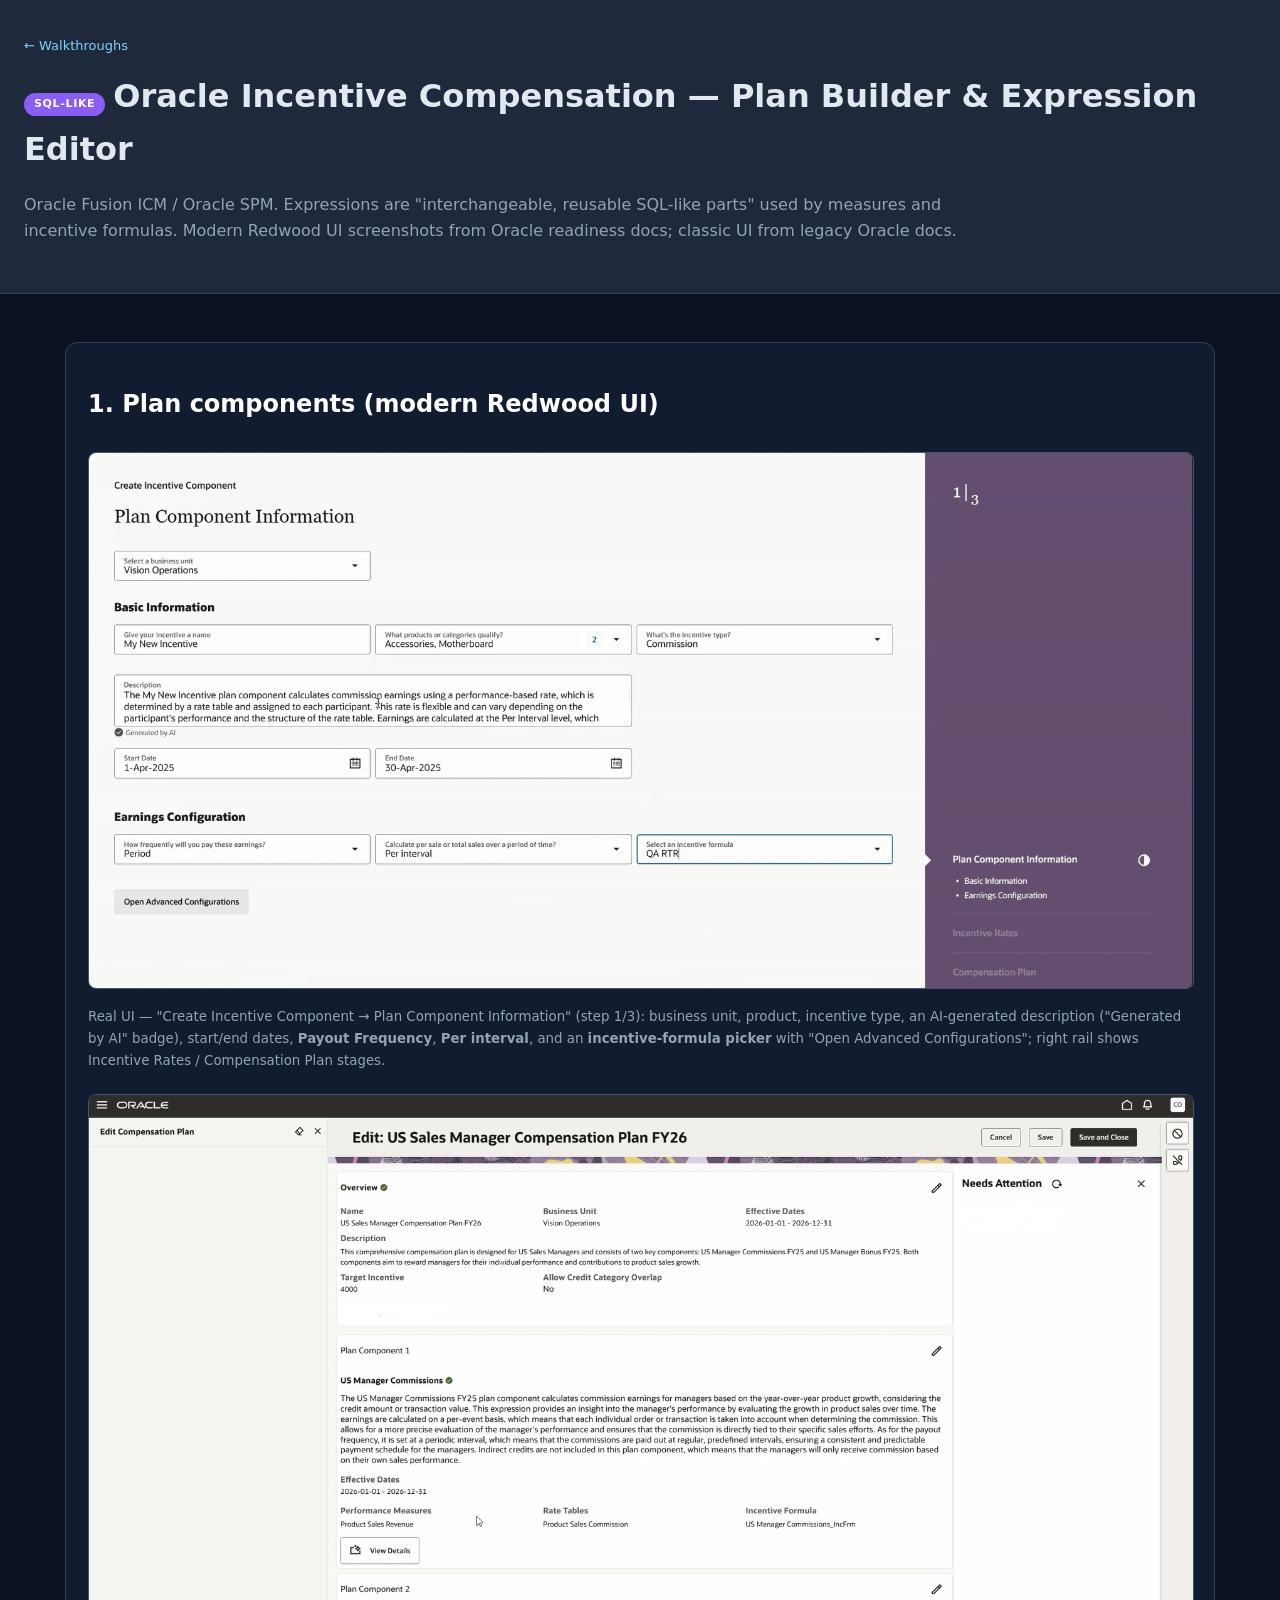
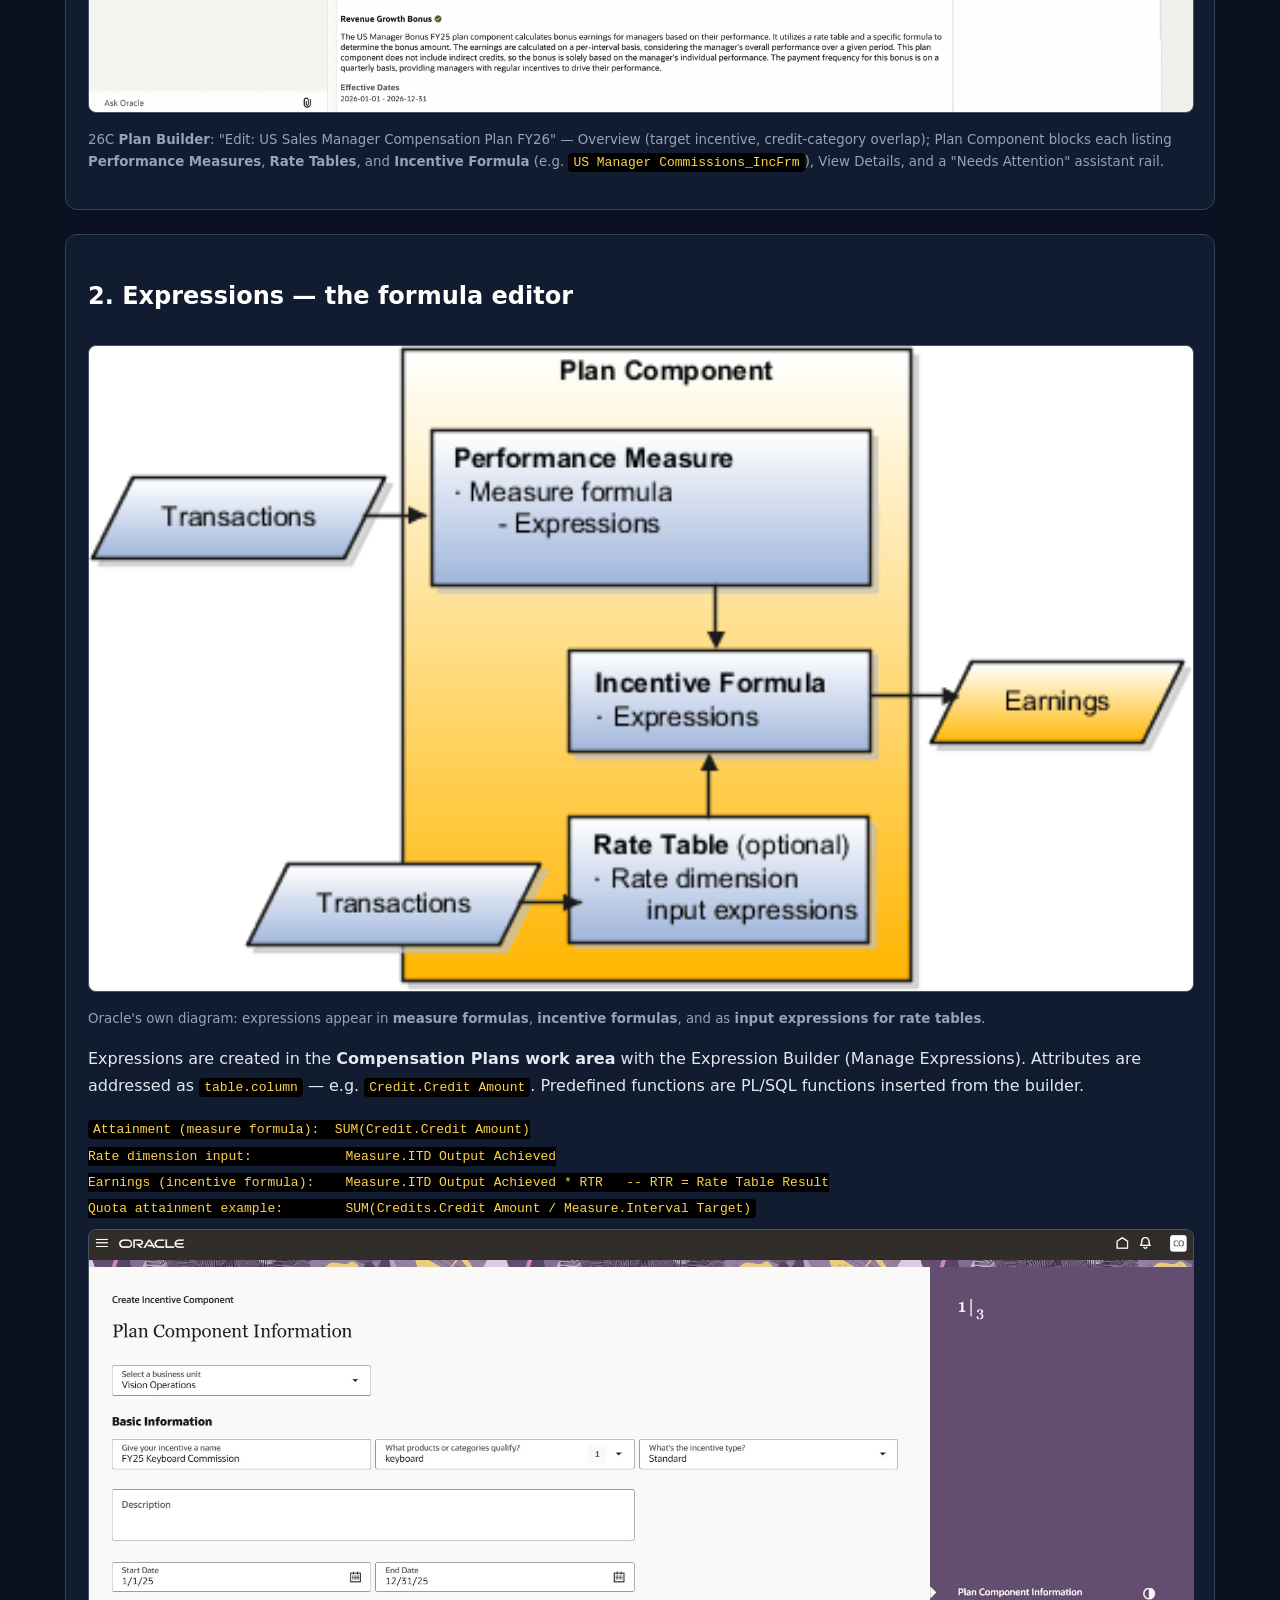
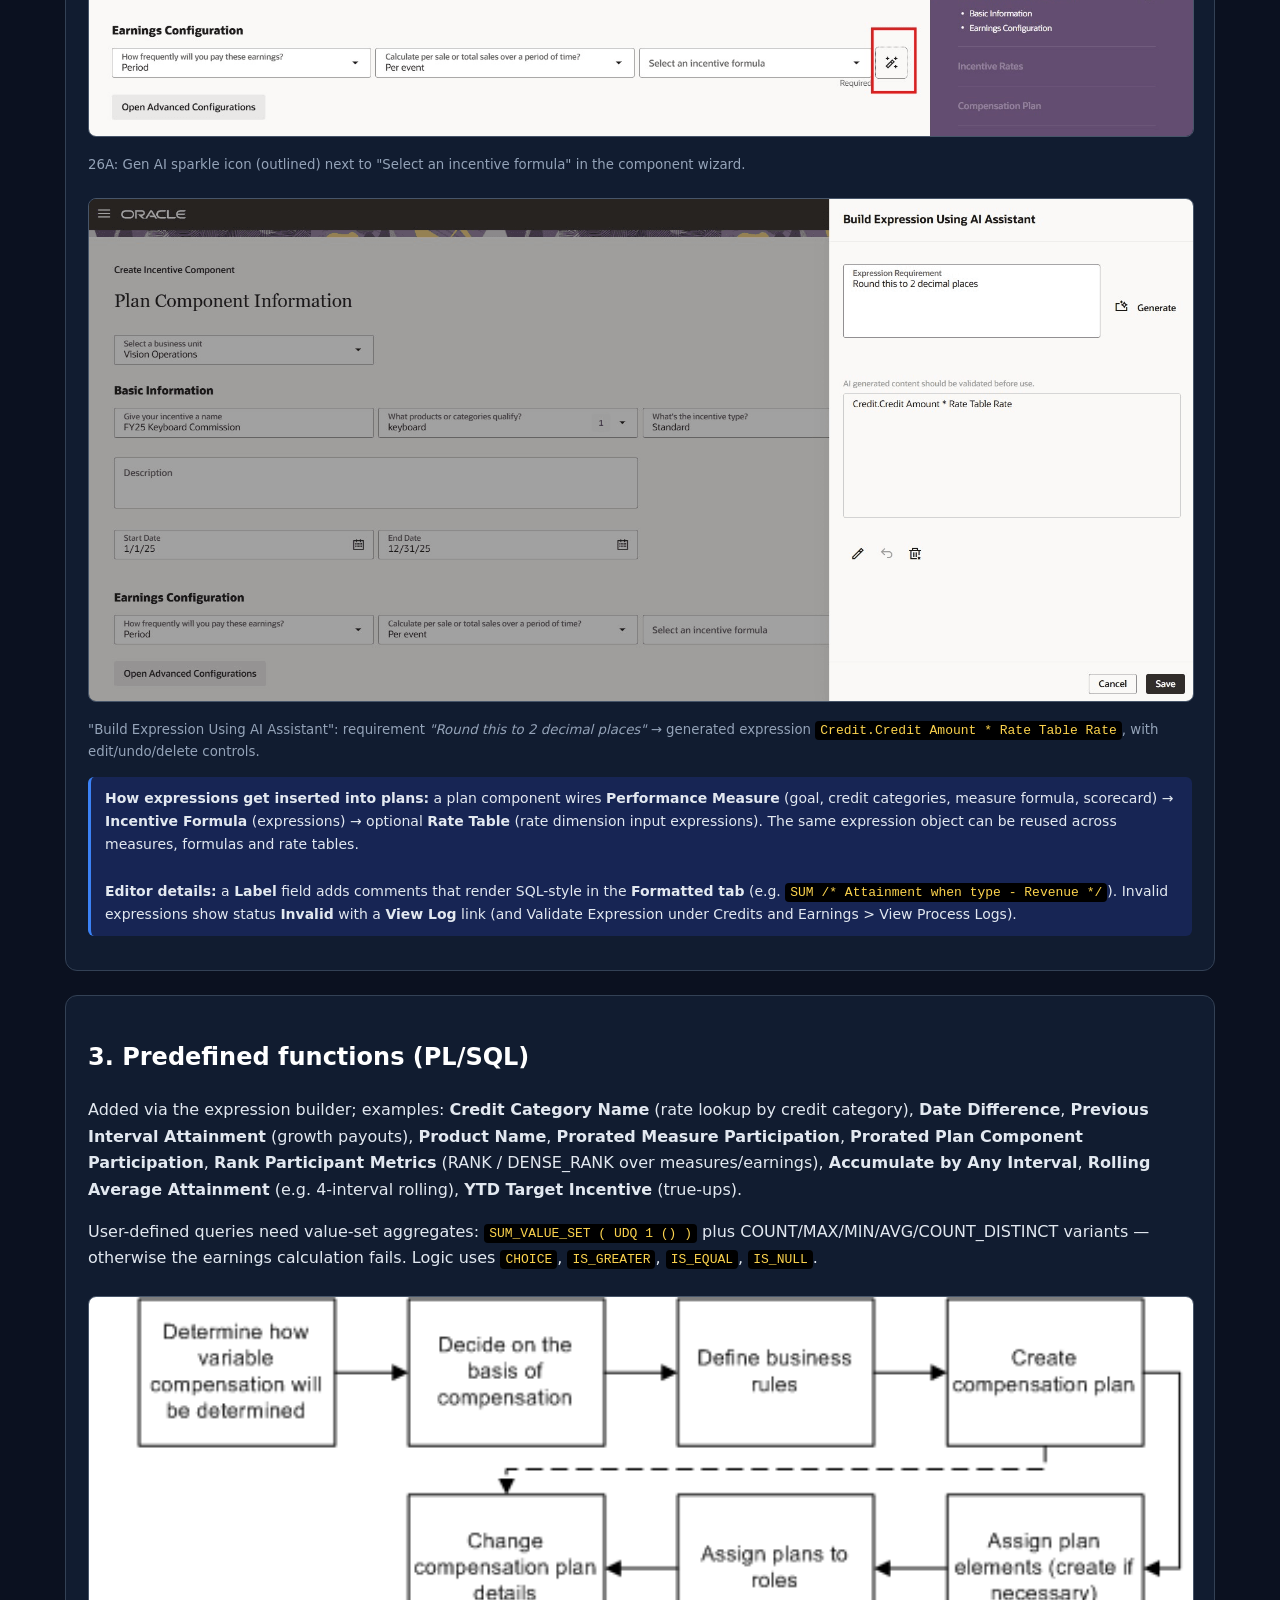
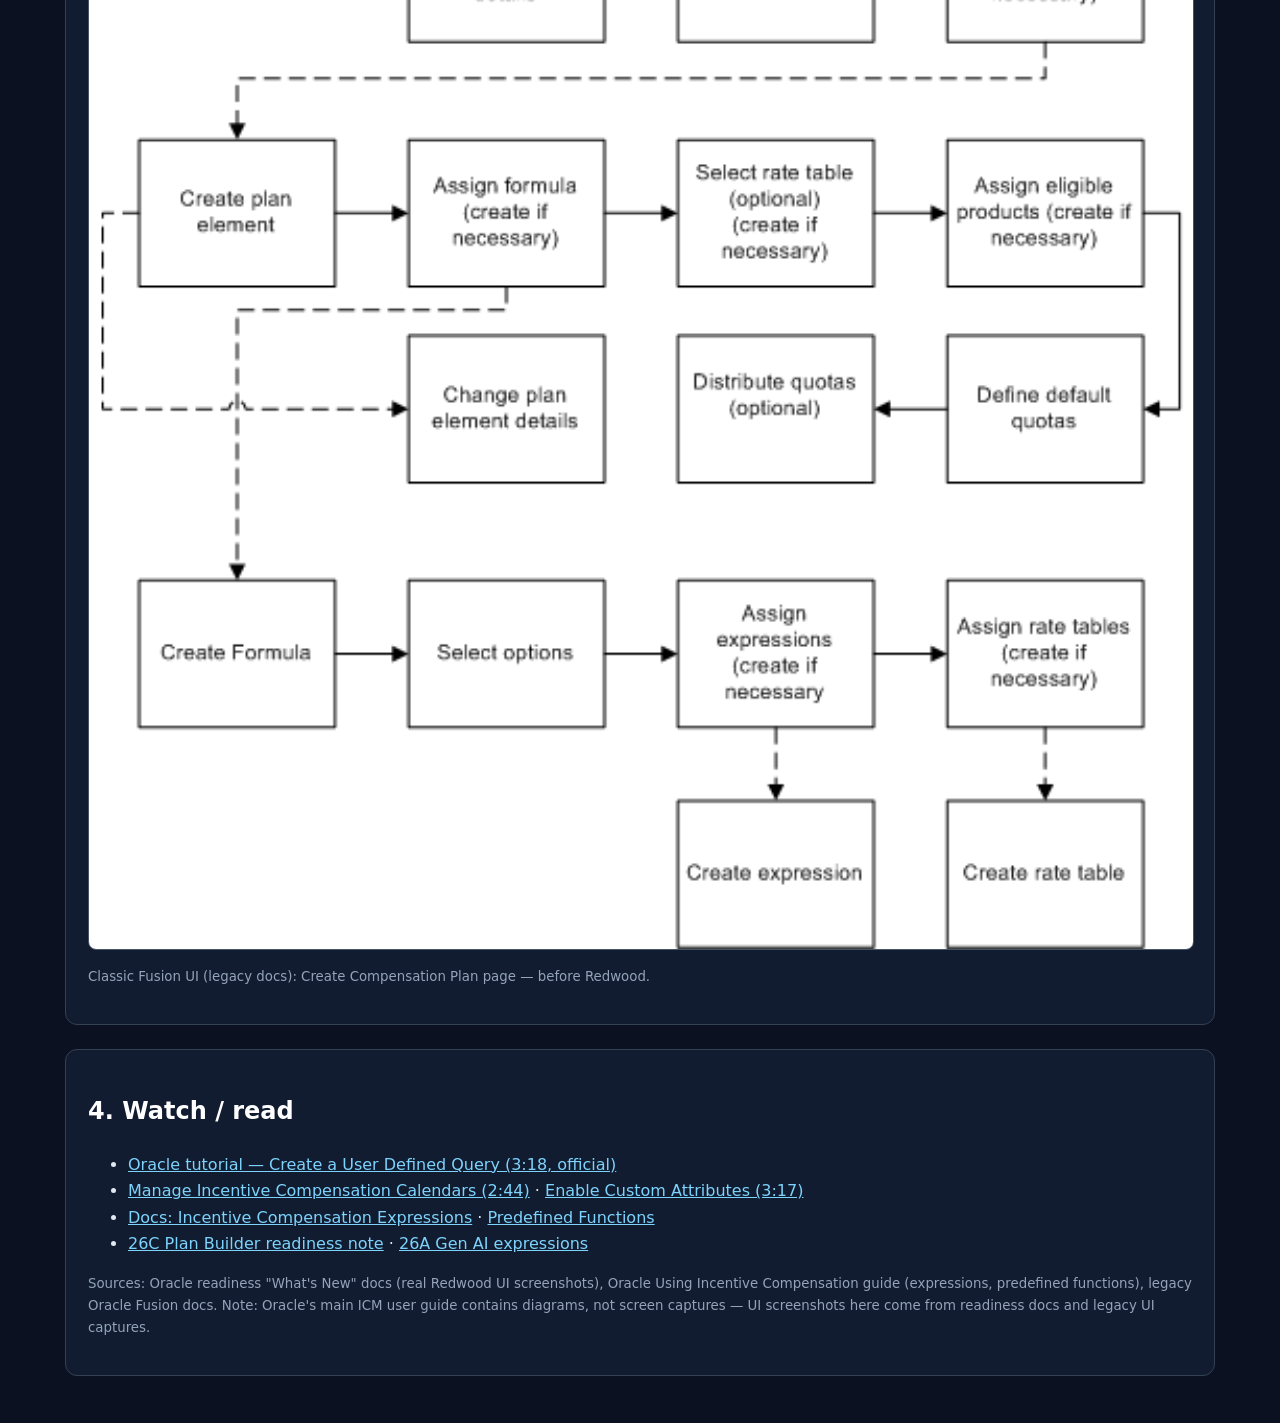
<file: vendor-walkthroughs/oracle.html>
<!DOCTYPE html>
<html lang="en"><head><meta charset="UTF-8"><meta name="viewport" content="width=device-width,initial-scale=1">
<title>Oracle Incentive Compensation - Plan Builder & Expression Editor Walkthrough</title>
<style>
body{font-family:Inter,system-ui,Arial;margin:0;background:#0b1120;color:#e2e8f0;line-height:1.65}
header{padding:32px 24px;background:#1e293b;border-bottom:1px solid #334155}
header h1{margin:0}header p{color:#94a3b8;max-width:950px}
main{max-width:1150px;margin:0 auto;padding:24px}
.card{background:#111c30;border:1px solid #334155;border-radius:12px;padding:22px;margin:24px 0}
h2{color:#fff}h3{color:#cbd5e1}
img{width:100%;border-radius:8px;border:1px solid #475569;margin:8px 0;background:#fff}
small{color:#94a3b8;display:block;margin-bottom:14px}
.note{background:#172554;border-left:3px solid #3b82f6;padding:10px 14px;border-radius:6px;margin:12px 0;font-size:14px}
code{background:#000;color:#fcd34d;padding:2px 5px;border-radius:4px;font-size:13px;white-space:pre-wrap}
.tag{display:inline-block;font-size:11px;letter-spacing:.06em;text-transform:uppercase;background:#8b5cf6;color:#fff;border-radius:12px;padding:2px 10px;margin-right:8px}
a.btn{display:inline-block;background:#0ea5e9;color:#fff;padding:7px 13px;border-radius:6px;text-decoration:none;font-size:13px;margin:6px 8px 0 0}
a.ghost{background:transparent;border:1px solid #38bdf8;color:#7dd3fc}
.step{color:#f472b6;font-weight:600;font-family:monospace}
</style></head><body>
<header>
<a href="./" style="color:#7dd3fc;text-decoration:none;font-size:13px;display:inline-block;margin-bottom:14px">← Walkthroughs</a>
<h1><span class="tag">SQL-LIKE</span>Oracle Incentive Compensation — Plan Builder &amp; Expression Editor</h1>
<p>Oracle Fusion ICM / Oracle SPM. Expressions are "interchangeable, reusable SQL-like parts" used by measures and incentive formulas. Modern Redwood UI screenshots from Oracle readiness docs; classic UI from legacy Oracle docs.</p>
</header>
<main>

<div class="card">
<h2>1. Plan components (modern Redwood UI)</h2>
<img src="assets/oracle/redwood-component.png" alt="Oracle create incentive component">
<small>Real UI — "Create Incentive Component → Plan Component Information" (step 1/3): business unit, product, incentive type, an AI-generated description ("Generated by AI" badge), start/end dates, <b>Payout Frequency</b>, <b>Per interval</b>, and an <b>incentive-formula picker</b> with "Open Advanced Configurations"; right rail shows Incentive Rates / Compensation Plan stages.</small>
<img src="assets/oracle/plan-builder.png" alt="Oracle plan builder">
<small>26C <b>Plan Builder</b>: "Edit: US Sales Manager Compensation Plan FY26" — Overview (target incentive, credit-category overlap); Plan Component blocks each listing <b>Performance Measures</b>, <b>Rate Tables</b>, and <b>Incentive Formula</b> (e.g. <code>US Manager Commissions_IncFrm</code>), View Details, and a "Needs Attention" assistant rail.</small>
</div>

<div class="card">
<h2>2. Expressions — the formula editor</h2>
<img src="assets/oracle/expr-diagram.png" alt="Oracle expressions diagram">
<small>Oracle's own diagram: expressions appear in <b>measure formulas</b>, <b>incentive formulas</b>, and as <b>input expressions for rate tables</b>.</small>
<p>Expressions are created in the <b>Compensation Plans work area</b> with the Expression Builder (Manage Expressions). Attributes are addressed as <code>table.column</code> — e.g. <code>Credit.Credit Amount</code>. Predefined functions are PL/SQL functions inserted from the builder.</p>
<code>Attainment (measure formula):  SUM(Credit.Credit Amount)
Rate dimension input:            Measure.ITD Output Achieved
Earnings (incentive formula):    Measure.ITD Output Achieved * RTR   -- RTR = Rate Table Result
Quota attainment example:        SUM(Credits.Credit Amount / Measure.Interval Target)</code>
<img src="assets/oracle/genai-formula.png" alt="AI in formula picker">
<small>26A: Gen AI sparkle icon (outlined) next to "Select an incentive formula" in the component wizard.</small>
<img src="assets/oracle/genai-assistant.png" alt="Build expression using AI assistant">
<small>"Build Expression Using AI Assistant": requirement <i>"Round this to 2 decimal places"</i> → generated expression <code>Credit.Credit Amount * Rate Table Rate</code>, with edit/undo/delete controls.</small>
<div class="note"><b>How expressions get inserted into plans:</b> a plan component wires <b>Performance Measure</b> (goal, credit categories, measure formula, scorecard) → <b>Incentive Formula</b> (expressions) → optional <b>Rate Table</b> (rate dimension input expressions). The same expression object can be reused across measures, formulas and rate tables.<br><br>
<b>Editor details:</b> a <b>Label</b> field adds comments that render SQL-style in the <b>Formatted tab</b> (e.g. <code>SUM /* Attainment when type - Revenue */</code>). Invalid expressions show status <b>Invalid</b> with a <b>View Log</b> link (and Validate Expression under Credits and Earnings &gt; View Process Logs).</div>
</div>

<div class="card">
<h2>3. Predefined functions (PL/SQL)</h2>
<p>Added via the expression builder; examples: <b>Credit Category Name</b> (rate lookup by credit category), <b>Date Difference</b>, <b>Previous Interval Attainment</b> (growth payouts), <b>Product Name</b>, <b>Prorated Measure Participation</b>, <b>Prorated Plan Component Participation</b>, <b>Rank Participant Metrics</b> (RANK / DENSE_RANK over measures/earnings), <b>Accumulate by Any Interval</b>, <b>Rolling Average Attainment</b> (e.g. 4-interval rolling), <b>YTD Target Incentive</b> (true-ups).</p>
<p>User-defined queries need value-set aggregates: <code>SUM_VALUE_SET ( UDQ 1 () )</code> plus COUNT/MAX/MIN/AVG/COUNT_DISTINCT variants — otherwise the earnings calculation fails. Logic uses <code>CHOICE</code>, <code>IS_GREATER</code>, <code>IS_EQUAL</code>, <code>IS_NULL</code>.</p>
<img src="assets/oracle/legacy-create-plan.gif" alt="Classic Oracle ICM create plan">
<small>Classic Fusion UI (legacy docs): Create Compensation Plan page — before Redwood.</small>
</div>

<div class="card">
<h2>4. Watch / read</h2>
<ul>
<li><a href="https://www.youtube.com/watch?v=8lHamOCfBBc" target="_blank" style="color:#7dd3fc">Oracle tutorial — Create a User Defined Query (3:18, official)</a></li>
<li><a href="https://www.youtube.com/watch?v=lDSITdpT6yQ" target="_blank" style="color:#7dd3fc">Manage Incentive Compensation Calendars (2:44)</a> · <a href="https://www.youtube.com/watch?v=vcolQeMMLXQ" target="_blank" style="color:#7dd3fc">Enable Custom Attributes (3:17)</a></li>
<li><a href="https://docs.oracle.com/en/cloud/saas/incentive-compensation/facmi/incentive-compensation-expressions.html" target="_blank" style="color:#7dd3fc">Docs: Incentive Compensation Expressions</a> · <a href="https://docs.oracle.com/en/cloud/saas/incentive-compensation/facmi/incentive-compensation-predefined-functions.html" target="_blank" style="color:#7dd3fc">Predefined Functions</a></li>
<li><a href="https://docs.oracle.com/en/cloud/saas/readiness/sales/26c/salm-26c/26C-spm-wn-f47286.htm" target="_blank" style="color:#7dd3fc">26C Plan Builder readiness note</a> · <a href="https://docs.oracle.com/en/cloud/saas/readiness/sales/26a/salm-26a/26A-spm-wn-f41337.htm" target="_blank" style="color:#7dd3fc">26A Gen AI expressions</a></li>
</ul>
<small>Sources: Oracle readiness "What's New" docs (real Redwood UI screenshots), Oracle Using Incentive Compensation guide (expressions, predefined functions), legacy Oracle Fusion docs. Note: Oracle's main ICM user guide contains diagrams, not screen captures — UI screenshots here come from readiness docs and legacy UI captures.</small>
</div>

</main></body></html>
</file>
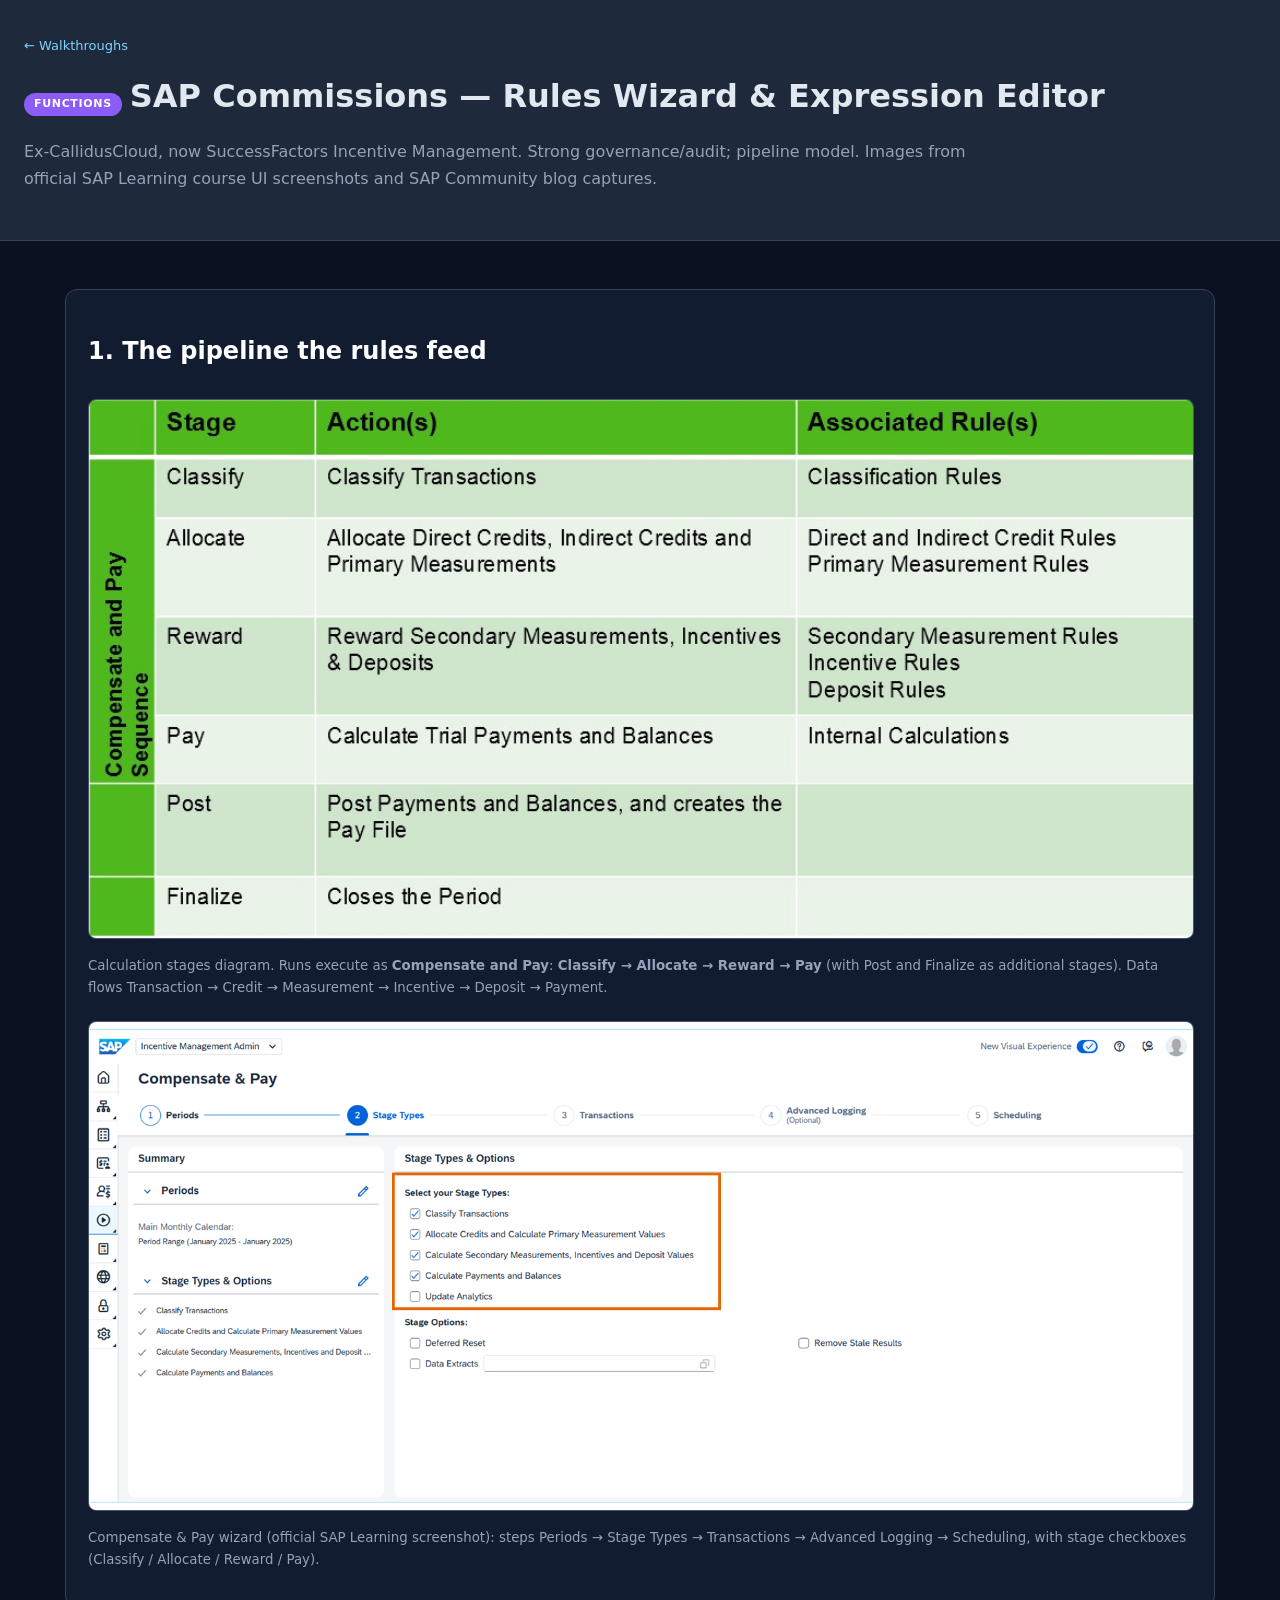
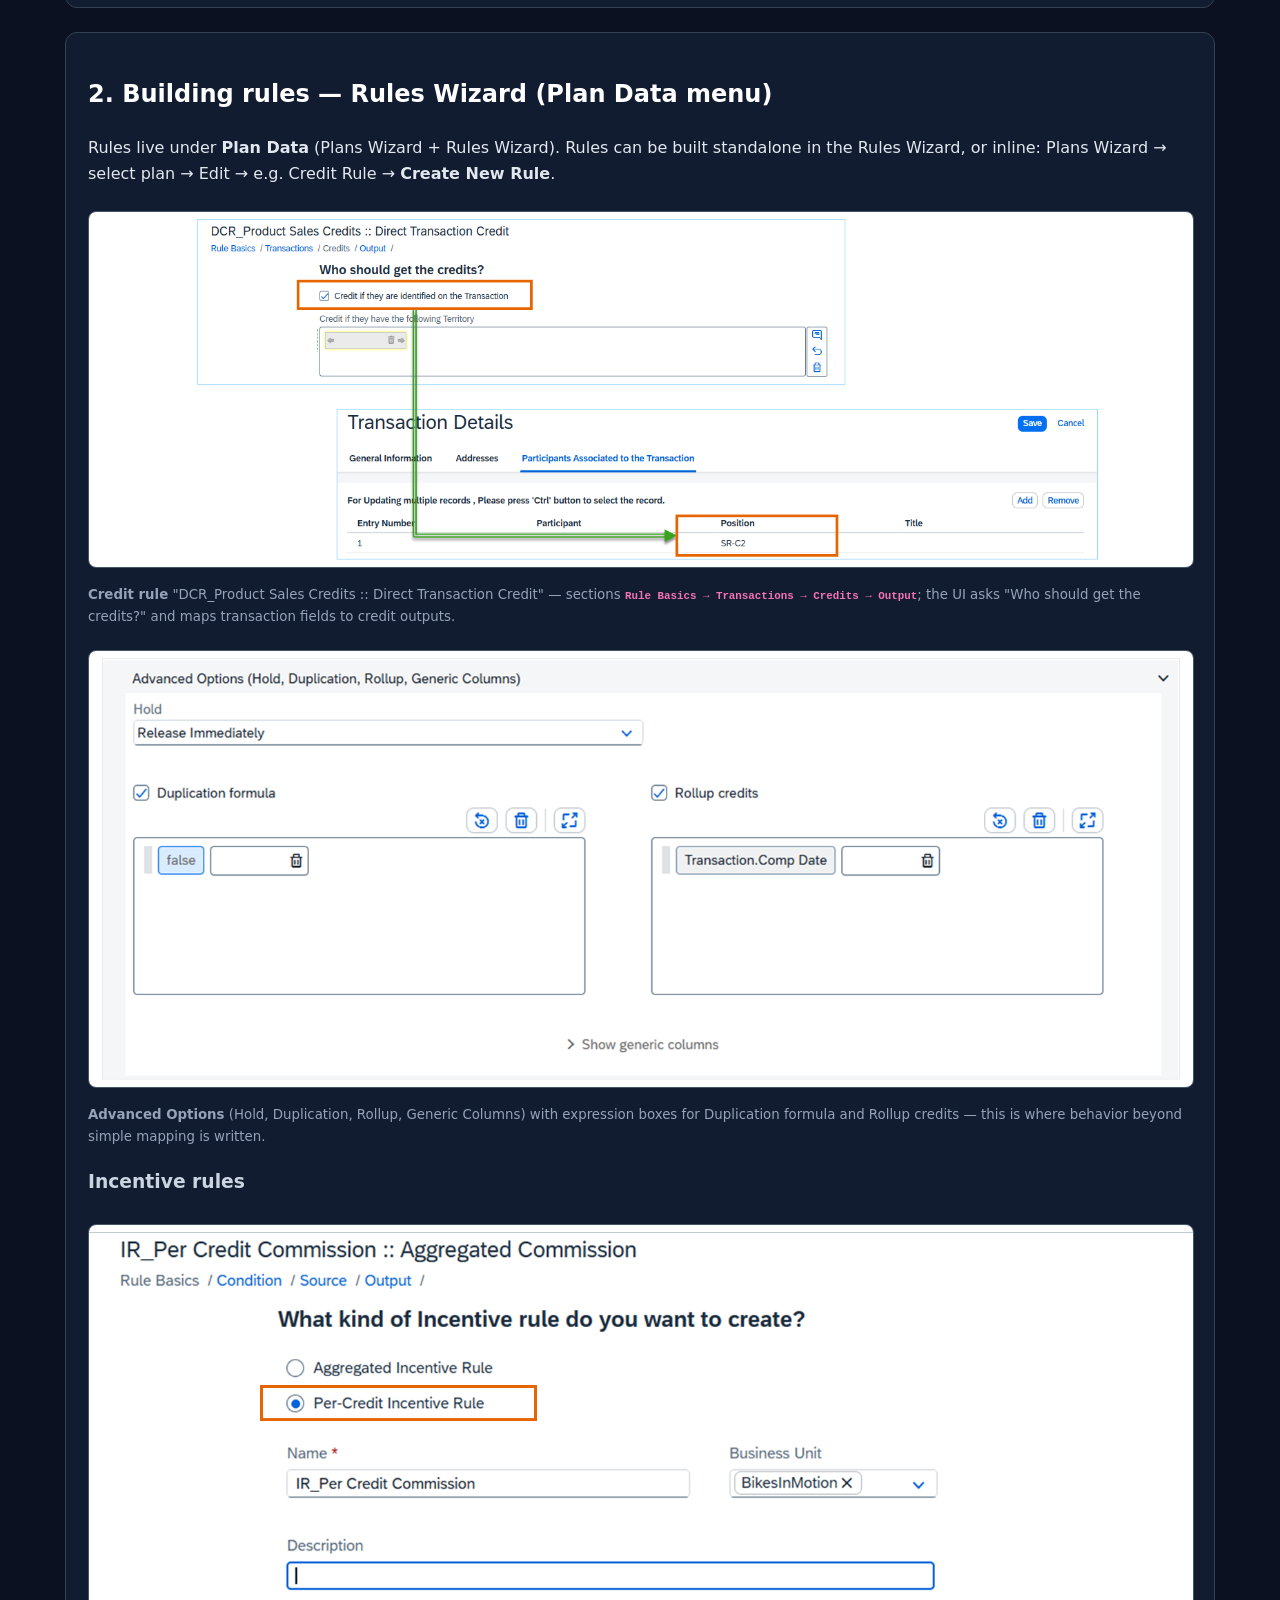
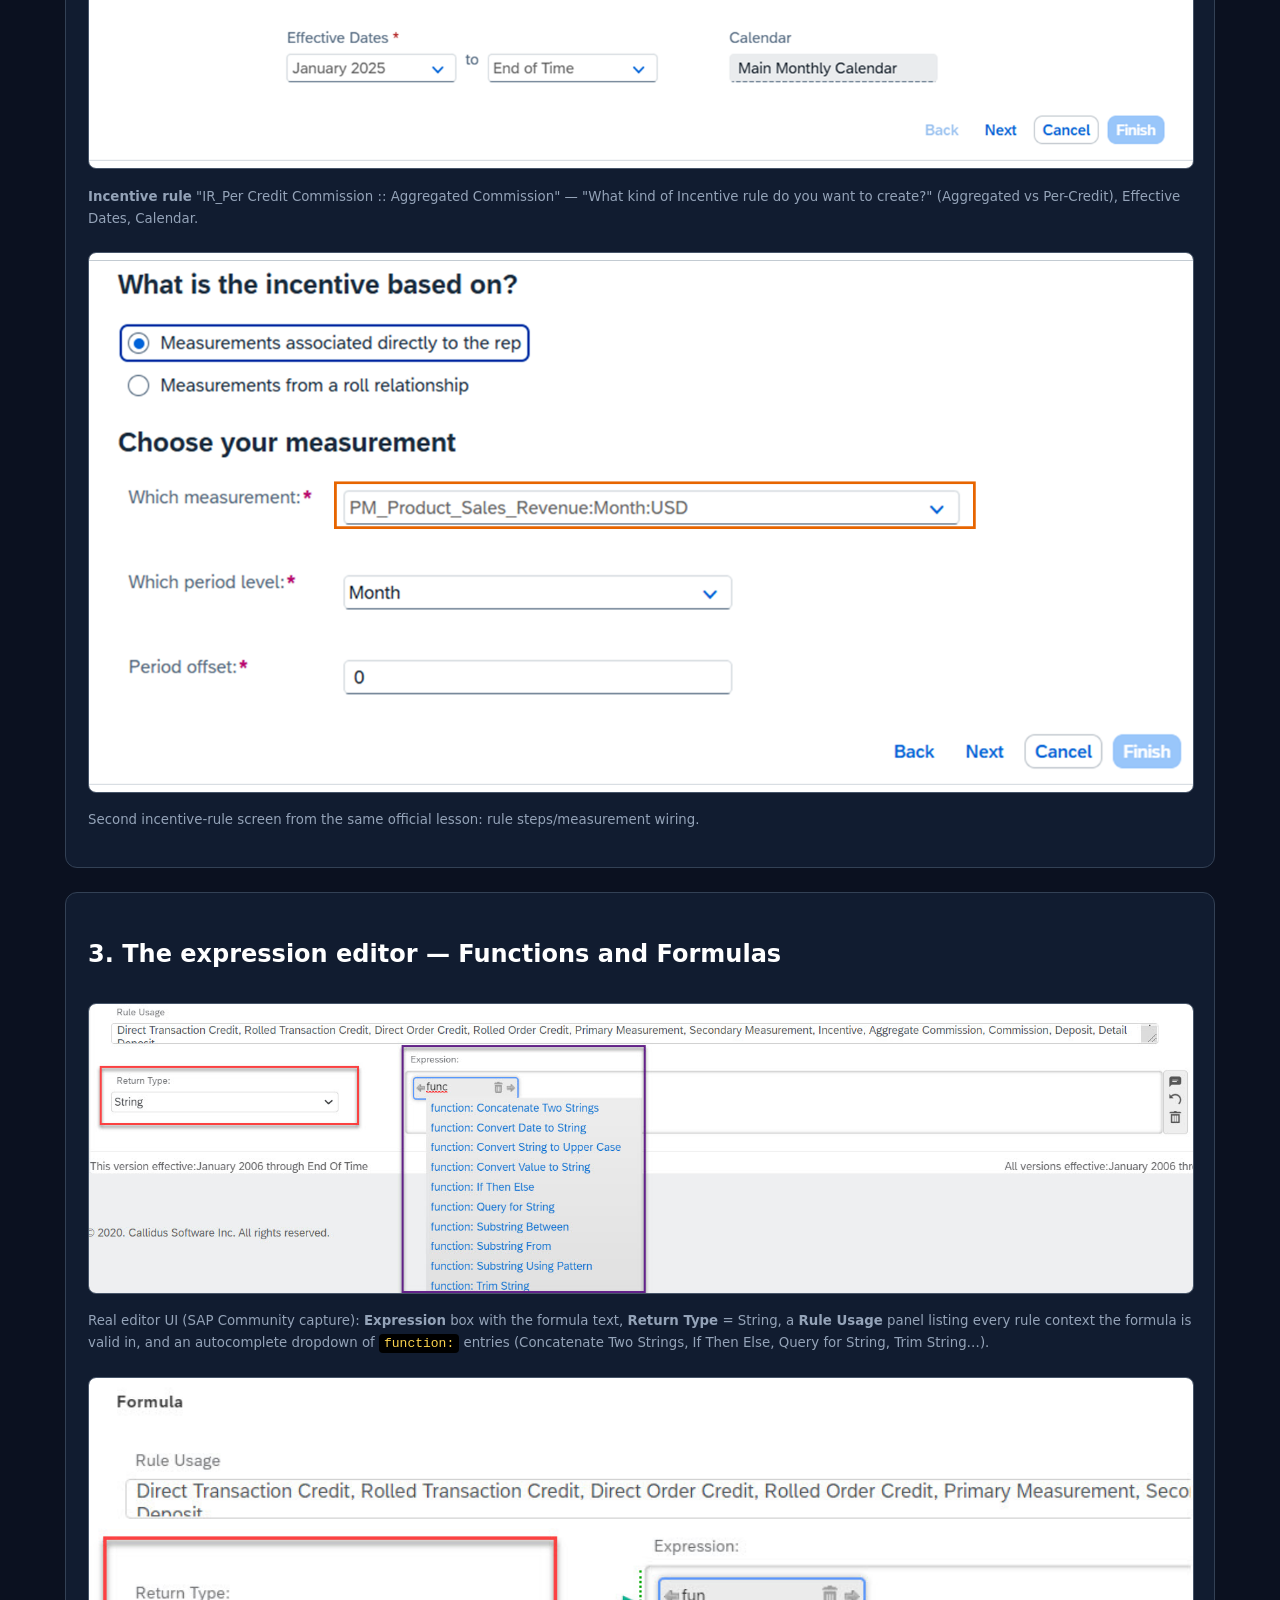
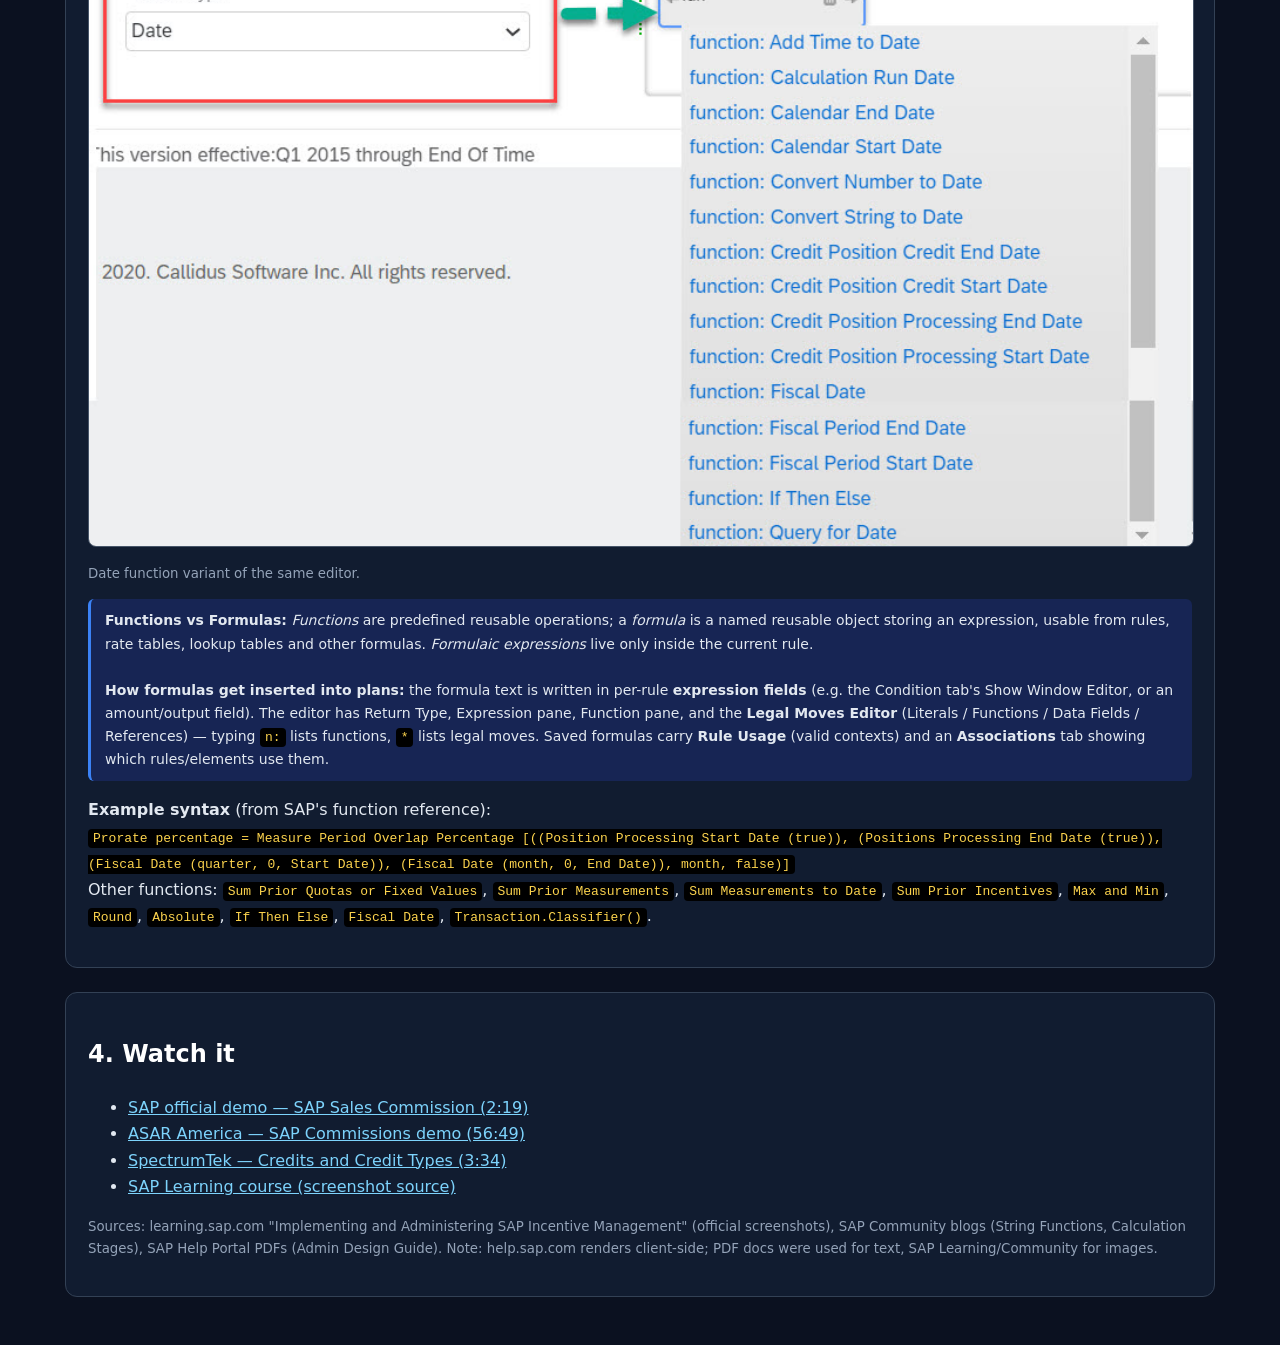
<file: vendor-walkthroughs/sap.html>
<!DOCTYPE html>
<html lang="en"><head><meta charset="UTF-8"><meta name="viewport" content="width=device-width,initial-scale=1">
<title>SAP Commissions - Rules Wizard & Functions Walkthrough</title>
<style>
body{font-family:Inter,system-ui,Arial;margin:0;background:#0b1120;color:#e2e8f0;line-height:1.65}
header{padding:32px 24px;background:#1e293b;border-bottom:1px solid #334155}
header h1{margin:0}header p{color:#94a3b8;max-width:950px}
main{max-width:1150px;margin:0 auto;padding:24px}
.card{background:#111c30;border:1px solid #334155;border-radius:12px;padding:22px;margin:24px 0}
h2{color:#fff}h3{color:#cbd5e1}
img{width:100%;border-radius:8px;border:1px solid #475569;margin:8px 0;background:#fff}
small{color:#94a3b8;display:block;margin-bottom:14px}
.note{background:#172554;border-left:3px solid #3b82f6;padding:10px 14px;border-radius:6px;margin:12px 0;font-size:14px}
code{background:#000;color:#fcd34d;padding:2px 5px;border-radius:4px;font-size:13px}
.tag{display:inline-block;font-size:11px;letter-spacing:.06em;text-transform:uppercase;background:#8b5cf6;color:#fff;border-radius:12px;padding:2px 10px;margin-right:8px}
a.btn{display:inline-block;background:#0ea5e9;color:#fff;padding:7px 13px;border-radius:6px;text-decoration:none;font-size:13px;margin:6px 8px 0 0}
a.ghost{background:transparent;border:1px solid #38bdf8;color:#7dd3fc}
.step{color:#f472b6;font-weight:600;font-family:monospace}
</style></head><body>
<header>
<a href="./" style="color:#7dd3fc;text-decoration:none;font-size:13px;display:inline-block;margin-bottom:14px">← Walkthroughs</a>
<h1><span class="tag">FUNCTIONS</span>SAP Commissions — Rules Wizard &amp; Expression Editor</h1>
<p>Ex-CallidusCloud, now SuccessFactors Incentive Management. Strong governance/audit; pipeline model. Images from official SAP Learning course UI screenshots and SAP Community blog captures.</p>
</header>
<main>

<div class="card">
<h2>1. The pipeline the rules feed</h2>
<img src="assets/sap/pipeline-diagram.jpg" alt="SAP Commissions pipeline stages">
<small>Calculation stages diagram. Runs execute as <b>Compensate and Pay</b>: <b>Classify → Allocate → Reward → Pay</b> (with Post and Finalize as additional stages). Data flows Transaction → Credit → Measurement → Incentive → Deposit → Payment.</small>
<img src="assets/sap/pipeline-stages.png" alt="Compensate and Pay wizard">
<small>Compensate &amp; Pay wizard (official SAP Learning screenshot): steps Periods → Stage Types → Transactions → Advanced Logging → Scheduling, with stage checkboxes (Classify / Allocate / Reward / Pay).</small>
</div>

<div class="card">
<h2>2. Building rules — Rules Wizard (Plan Data menu)</h2>
<p>Rules live under <b>Plan Data</b> (Plans Wizard + Rules Wizard). Rules can be built standalone in the Rules Wizard, or inline: Plans Wizard → select plan → Edit → e.g. Credit Rule → <b>Create New Rule</b>.</p>
<img src="assets/sap/credit-rule.png" alt="SAP Credit rule">
<small><b>Credit rule</b> "DCR_Product Sales Credits :: Direct Transaction Credit" — sections <span class="step">Rule Basics → Transactions → Credits → Output</span>; the UI asks "Who should get the credits?" and maps transaction fields to credit outputs.</small>
<img src="assets/sap/credit-advanced.png" alt="Advanced credit options">
<small><b>Advanced Options</b> (Hold, Duplication, Rollup, Generic Columns) with expression boxes for Duplication formula and Rollup credits — this is where behavior beyond simple mapping is written.</small>
<h3>Incentive rules</h3>
<img src="assets/sap/incentive-rule.png" alt="SAP Incentive rule">
<small><b>Incentive rule</b> "IR_Per Credit Commission :: Aggregated Commission" — "What kind of Incentive rule do you want to create?" (Aggregated vs Per-Credit), Effective Dates, Calendar.</small>
<img src="assets/sap/incentive-rule-2.png" alt="SAP Incentive rule second screenshot">
<small>Second incentive-rule screen from the same official lesson: rule steps/measurement wiring.</small>
</div>

<div class="card">
<h2>3. The expression editor — Functions and Formulas</h2>
<img src="assets/sap/expression-editor.jpg" alt="SAP Commissions expression editor">
<small>Real editor UI (SAP Community capture): <b>Expression</b> box with the formula text, <b>Return Type</b> = String, a <b>Rule Usage</b> panel listing every rule context the formula is valid in, and an autocomplete dropdown of <code>function:</code> entries (Concatenate Two Strings, If Then Else, Query for String, Trim String…).</small>
<img src="assets/sap/date-functions.jpg" alt="Date functions editor">
<small>Date function variant of the same editor.</small>
<div class="note"><b>Functions vs Formulas:</b> <i>Functions</i> are predefined reusable operations; a <i>formula</i> is a named reusable object storing an expression, usable from rules, rate tables, lookup tables and other formulas. <i>Formulaic expressions</i> live only inside the current rule.<br><br>
<b>How formulas get inserted into plans:</b> the formula text is written in per-rule <b>expression fields</b> (e.g. the Condition tab's Show Window Editor, or an amount/output field). The editor has Return Type, Expression pane, Function pane, and the <b>Legal Moves Editor</b> (Literals / Functions / Data Fields / References) — typing <code>n:</code> lists functions, <code>*</code> lists legal moves. Saved formulas carry <b>Rule Usage</b> (valid contexts) and an <b>Associations</b> tab showing which rules/elements use them.</div>
<p><b>Example syntax</b> (from SAP's function reference):<br>
<code>Prorate percentage = Measure Period Overlap Percentage [((Position Processing Start Date (true)), (Positions Processing End Date (true)), (Fiscal Date (quarter, 0, Start Date)), (Fiscal Date (month, 0, End Date)), month, false)]</code><br>
Other functions: <code>Sum Prior Quotas or Fixed Values</code>, <code>Sum Prior Measurements</code>, <code>Sum Measurements to Date</code>, <code>Sum Prior Incentives</code>, <code>Max and Min</code>, <code>Round</code>, <code>Absolute</code>, <code>If Then Else</code>, <code>Fiscal Date</code>, <code>Transaction.Classifier()</code>.</p>
</div>

<div class="card">
<h2>4. Watch it</h2>
<ul>
<li><a href="https://www.youtube.com/watch?v=KKeaRr7lLKg" target="_blank" style="color:#7dd3fc">SAP official demo — SAP Sales Commission (2:19)</a></li>
<li><a href="https://www.youtube.com/watch?v=AvINo6OZyxo" target="_blank" style="color:#7dd3fc">ASAR America — SAP Commissions demo (56:49)</a></li>
<li><a href="https://www.youtube.com/watch?v=86ZsOH2Lxa8" target="_blank" style="color:#7dd3fc">SpectrumTek — Credits and Credit Types (3:34)</a></li>
<li><a href="https://learning.sap.com/courses/implementing-and-administering-sap-incentive-management" target="_blank" style="color:#7dd3fc">SAP Learning course (screenshot source)</a></li>
</ul>
<small>Sources: learning.sap.com "Implementing and Administering SAP Incentive Management" (official screenshots), SAP Community blogs (String Functions, Calculation Stages), SAP Help Portal PDFs (Admin Design Guide). Note: help.sap.com renders client-side; PDF docs were used for text, SAP Learning/Community for images.</small>
</div>

</main></body></html>
</file>
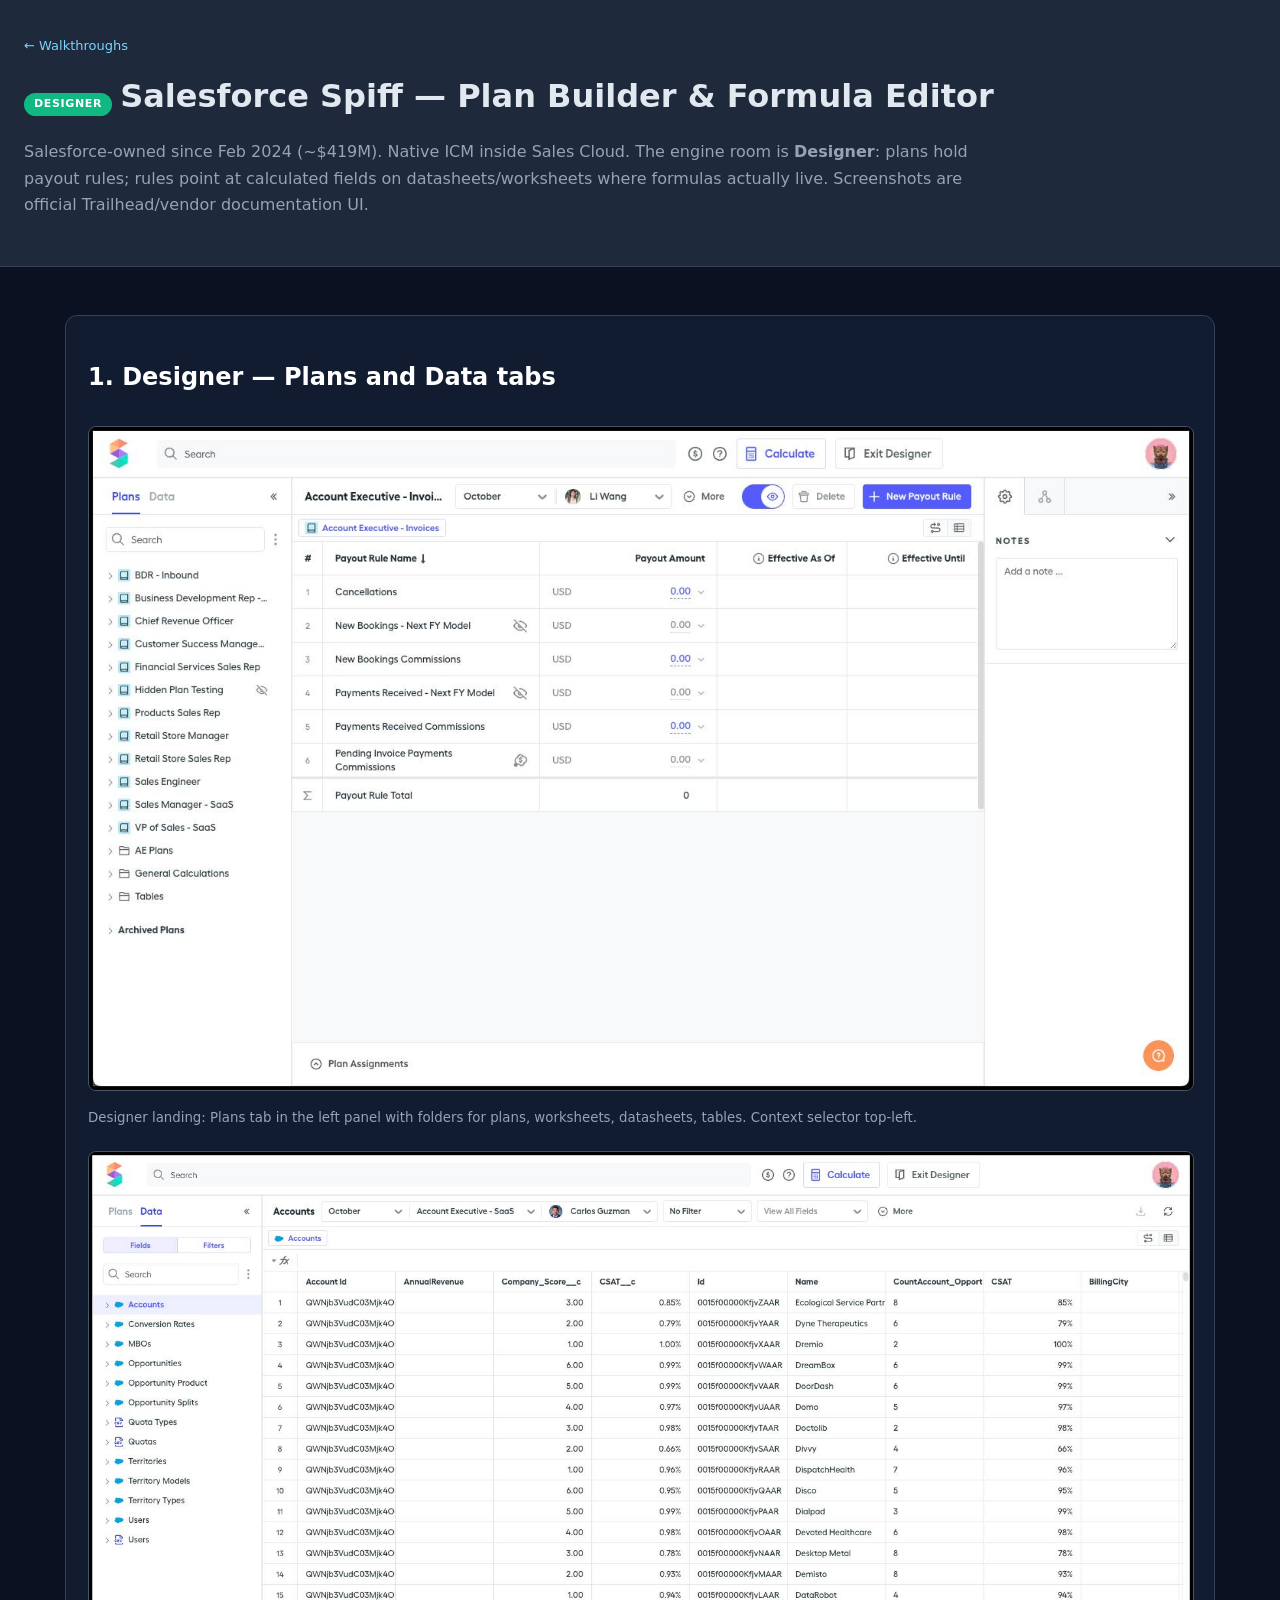
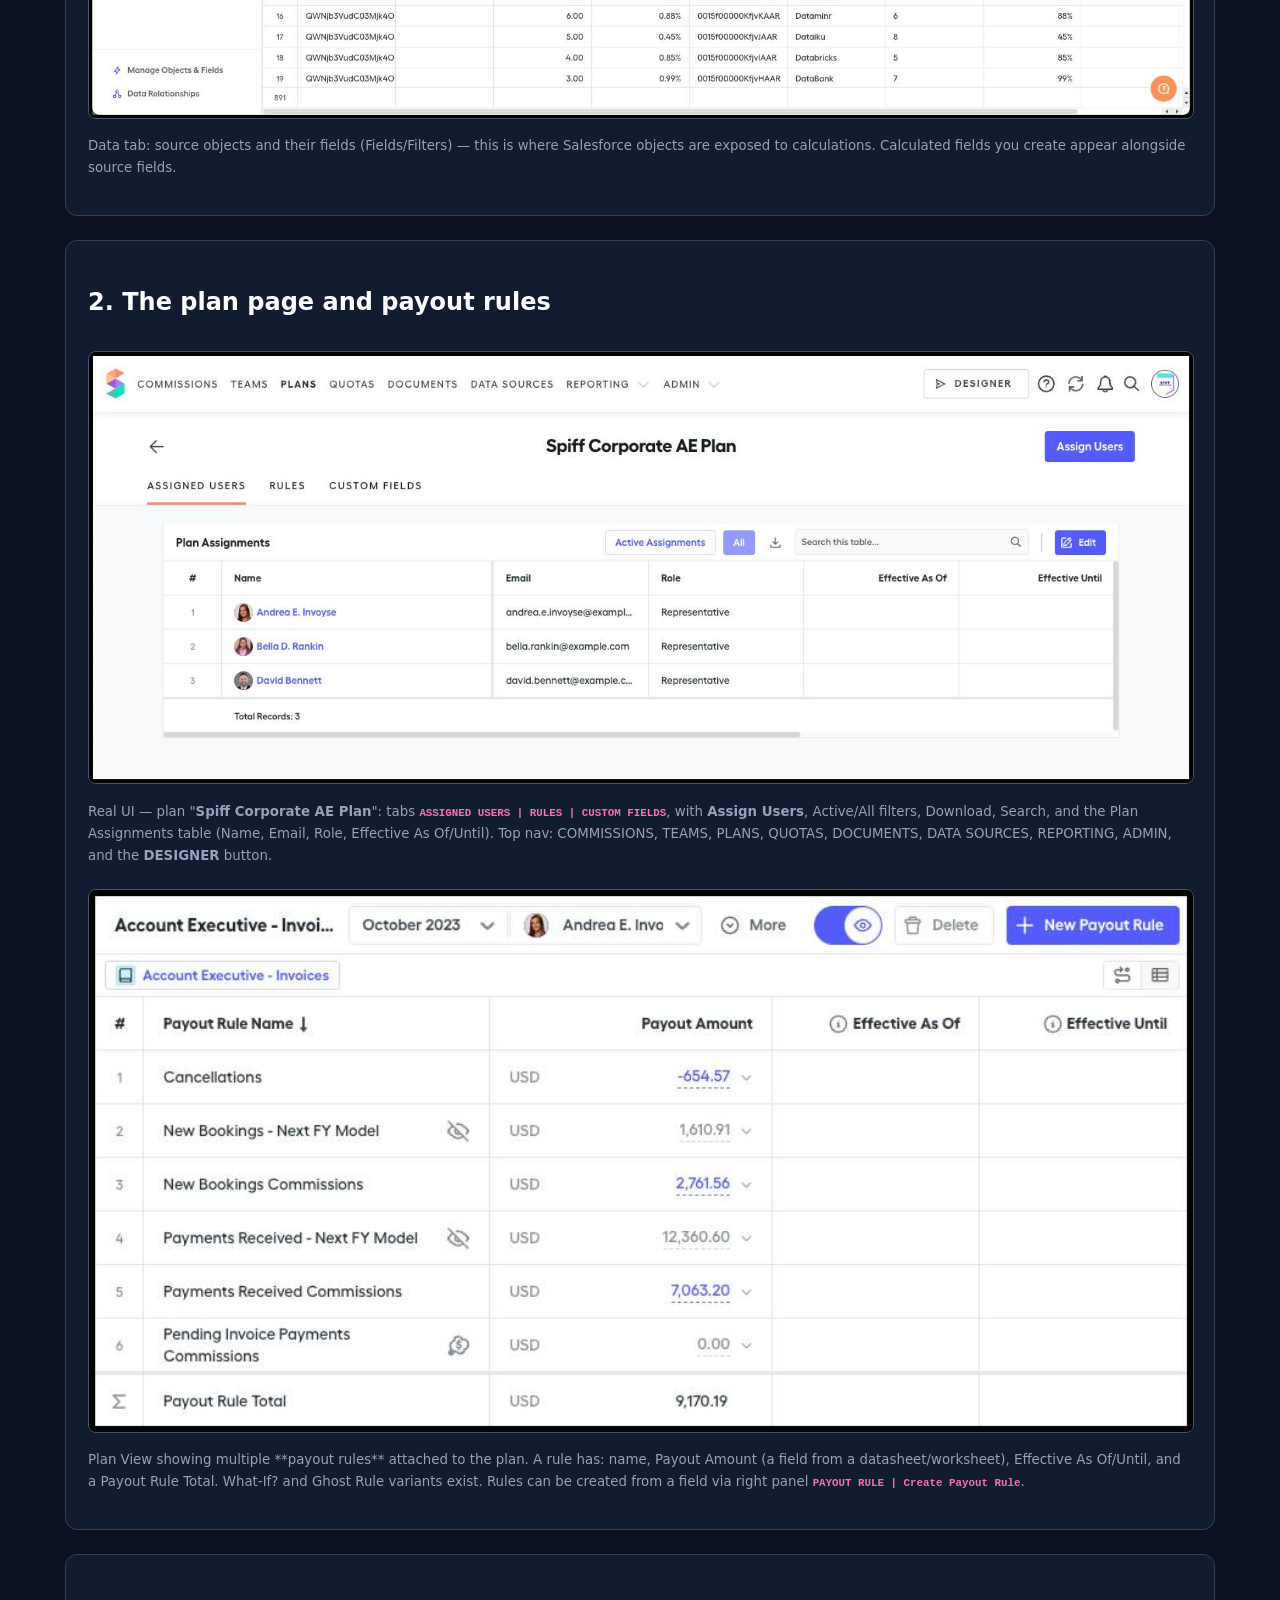
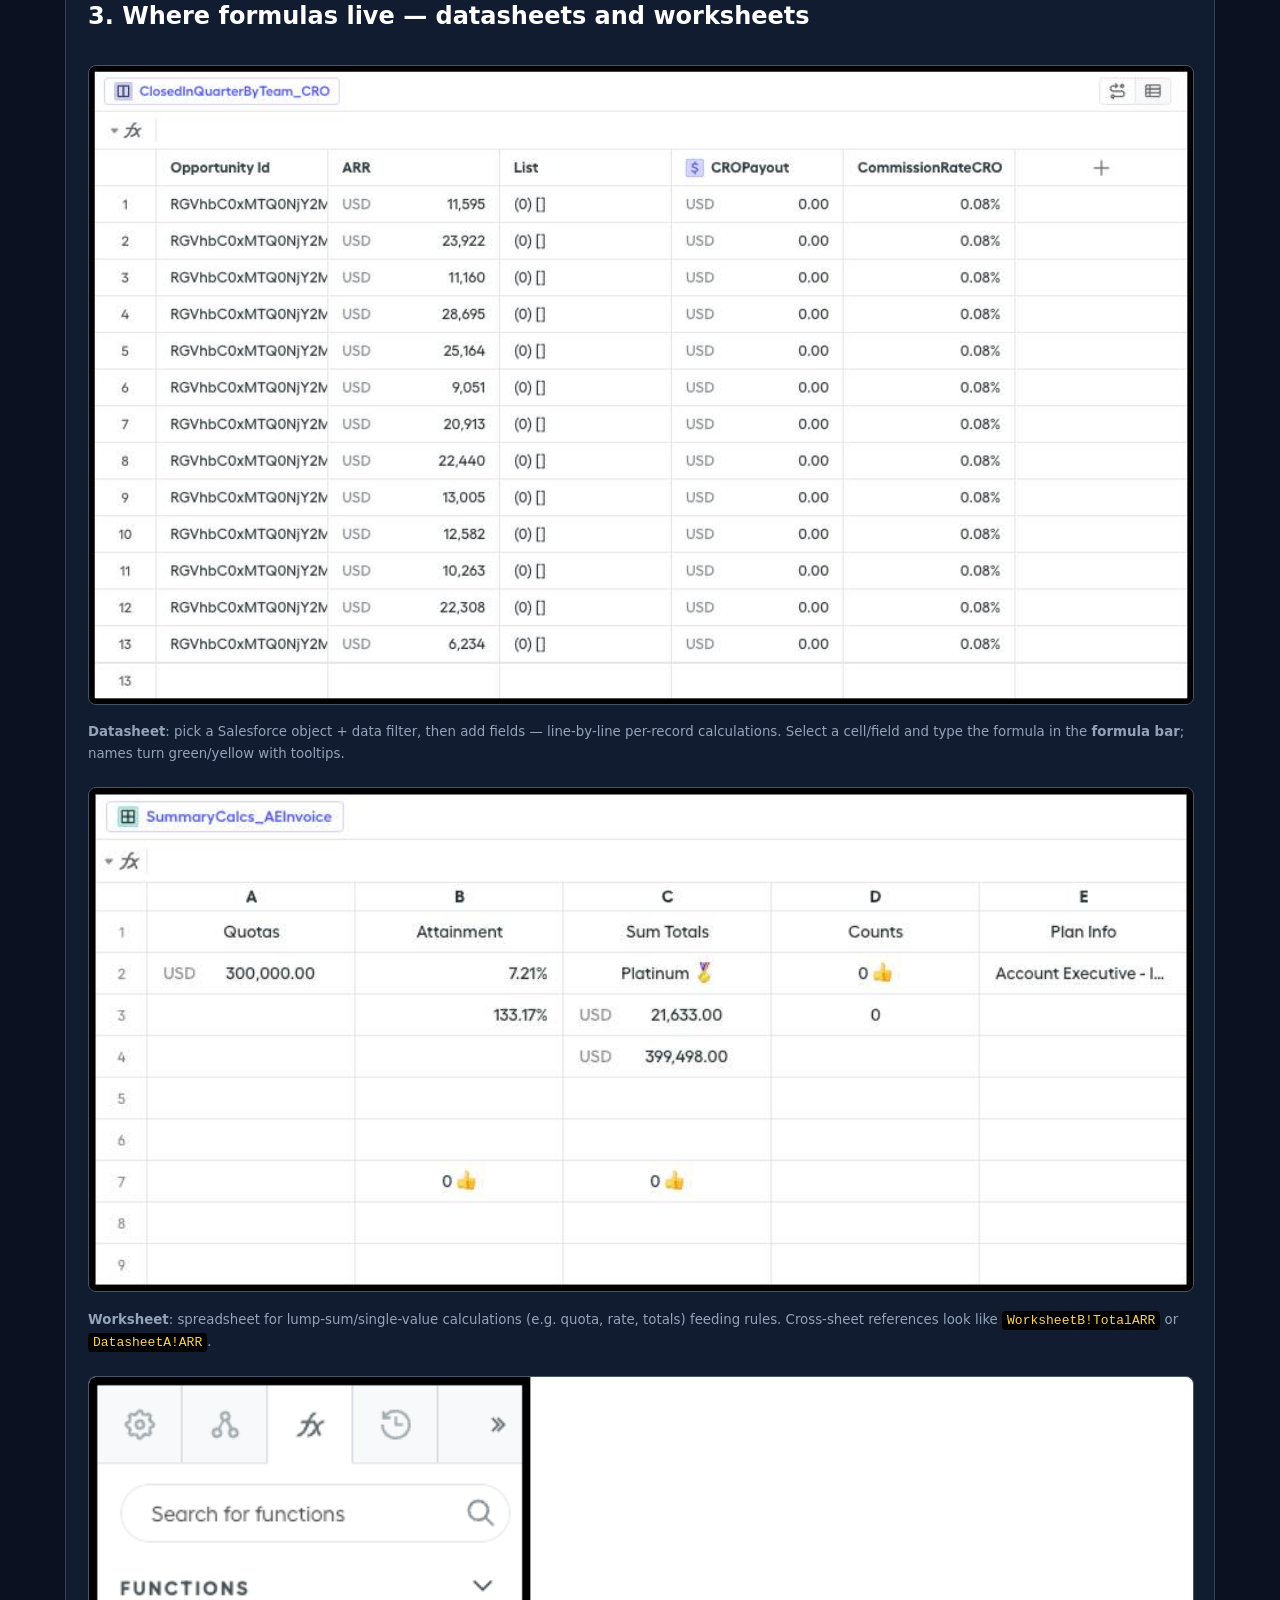
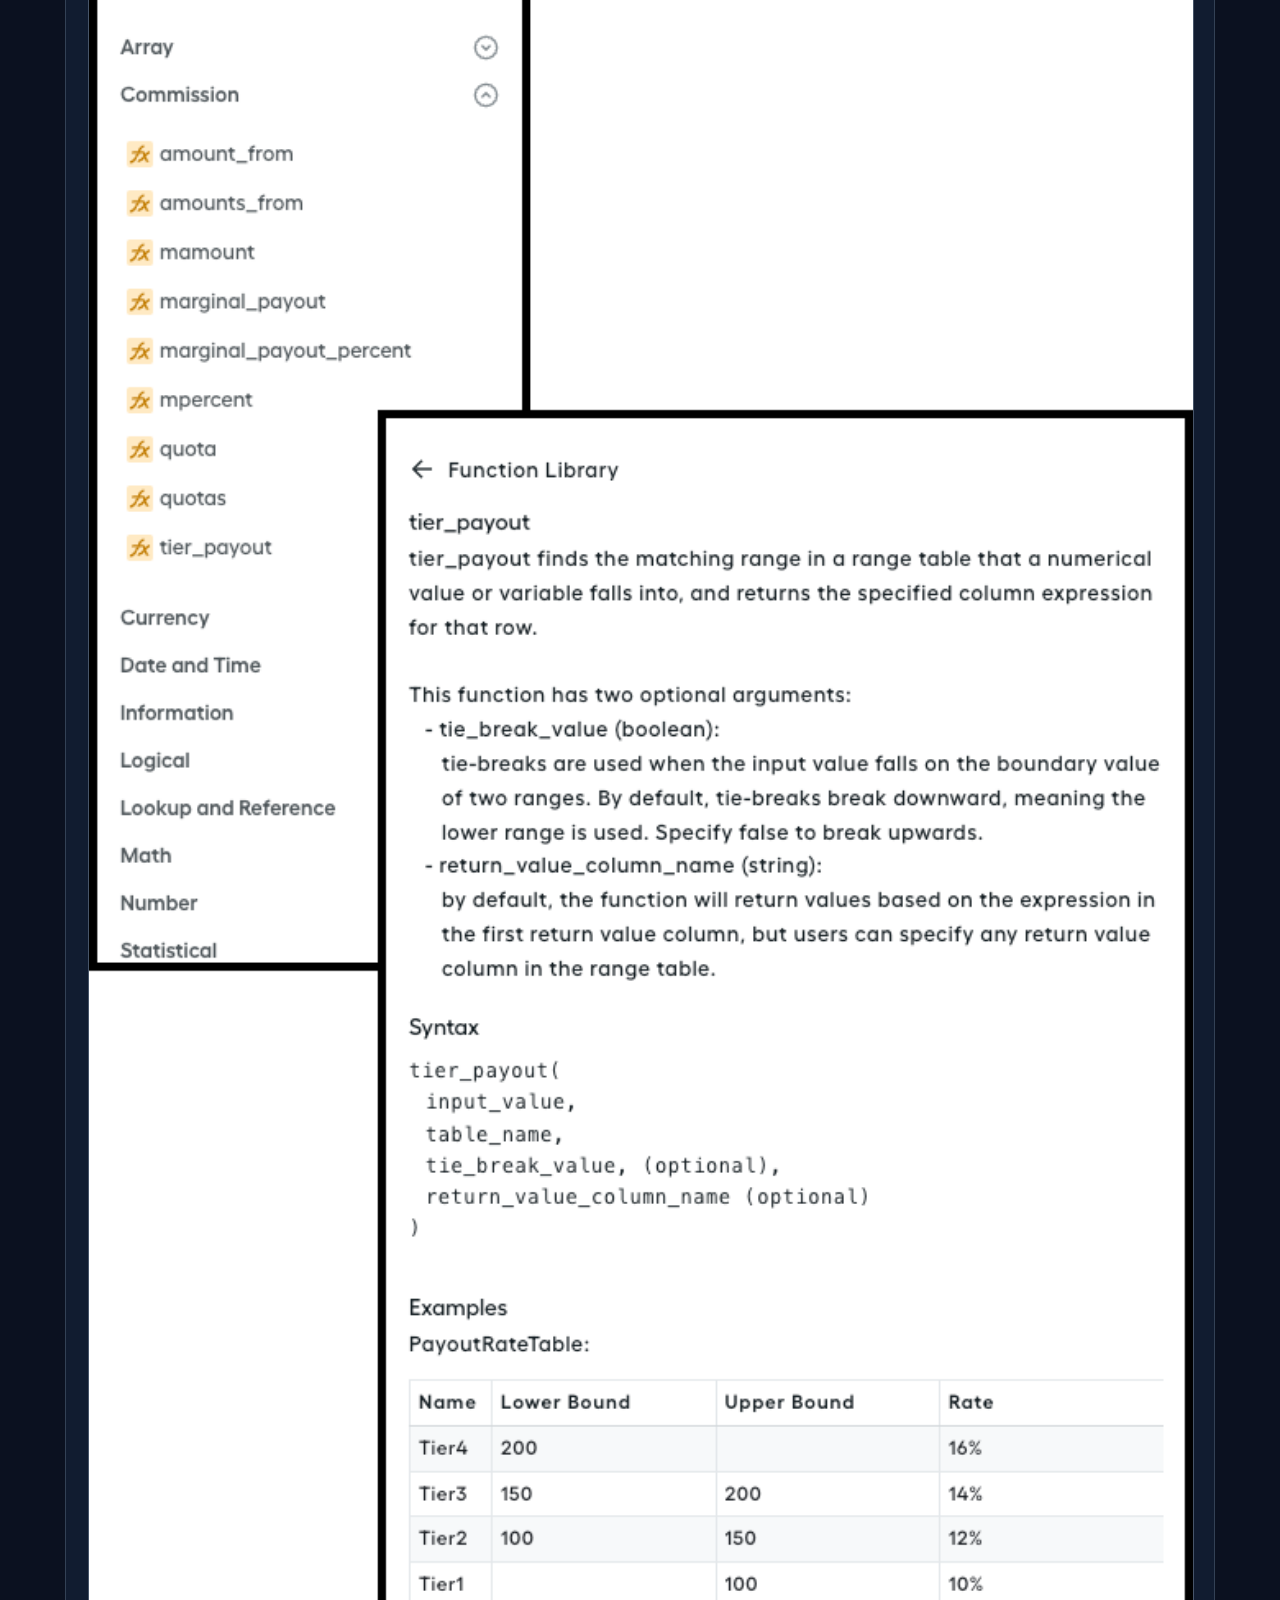
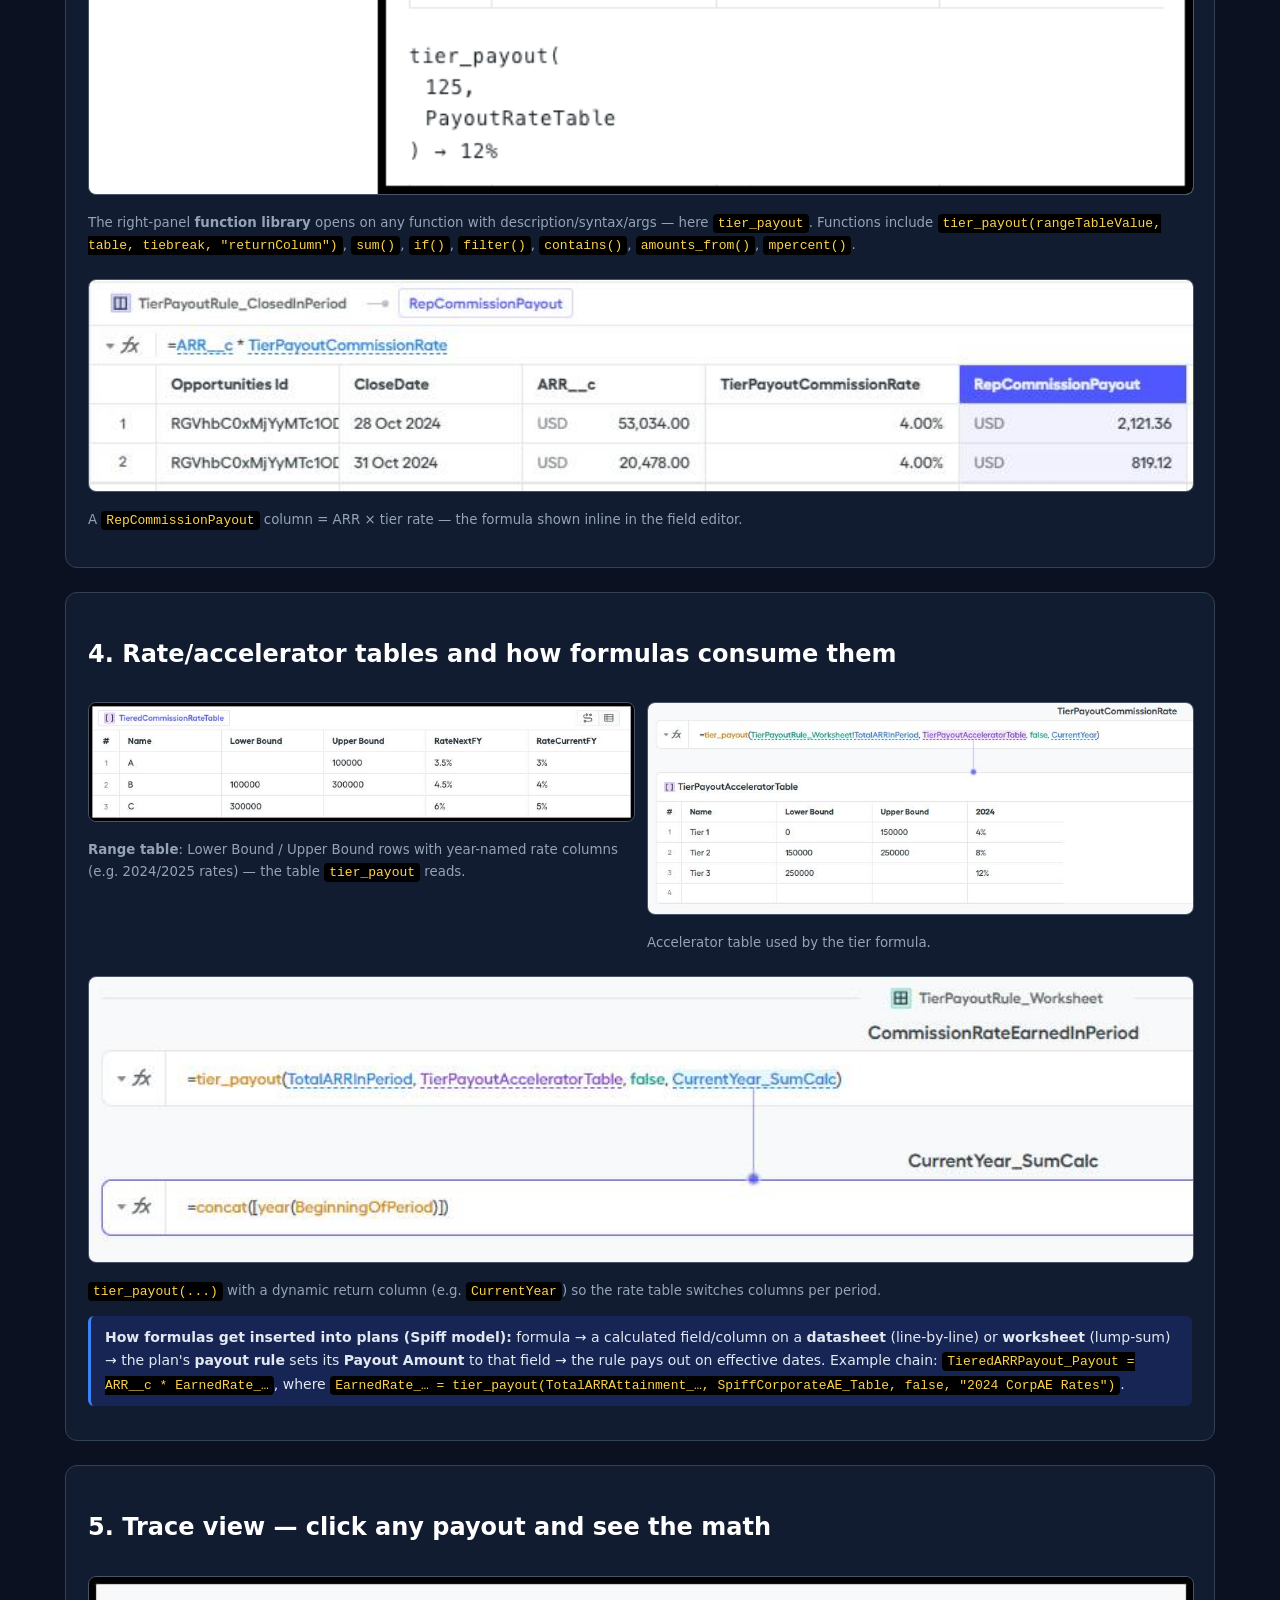
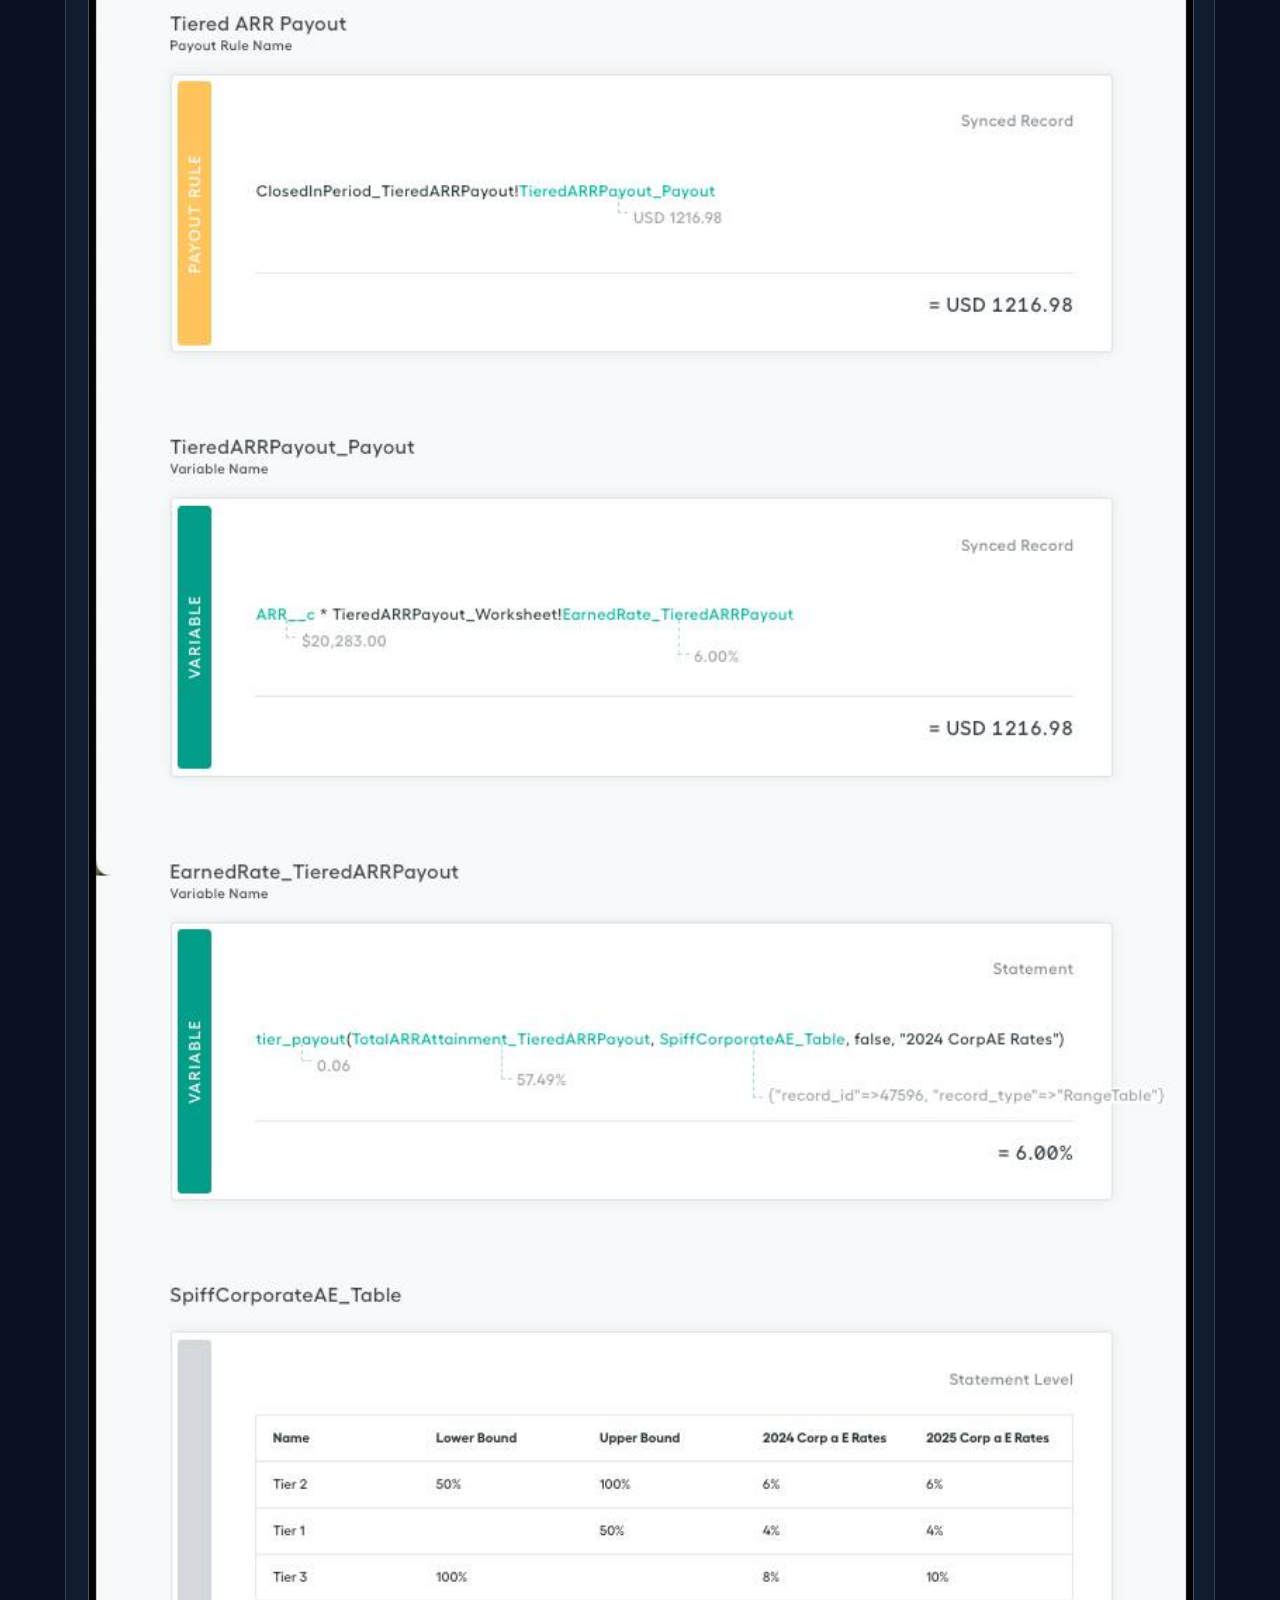
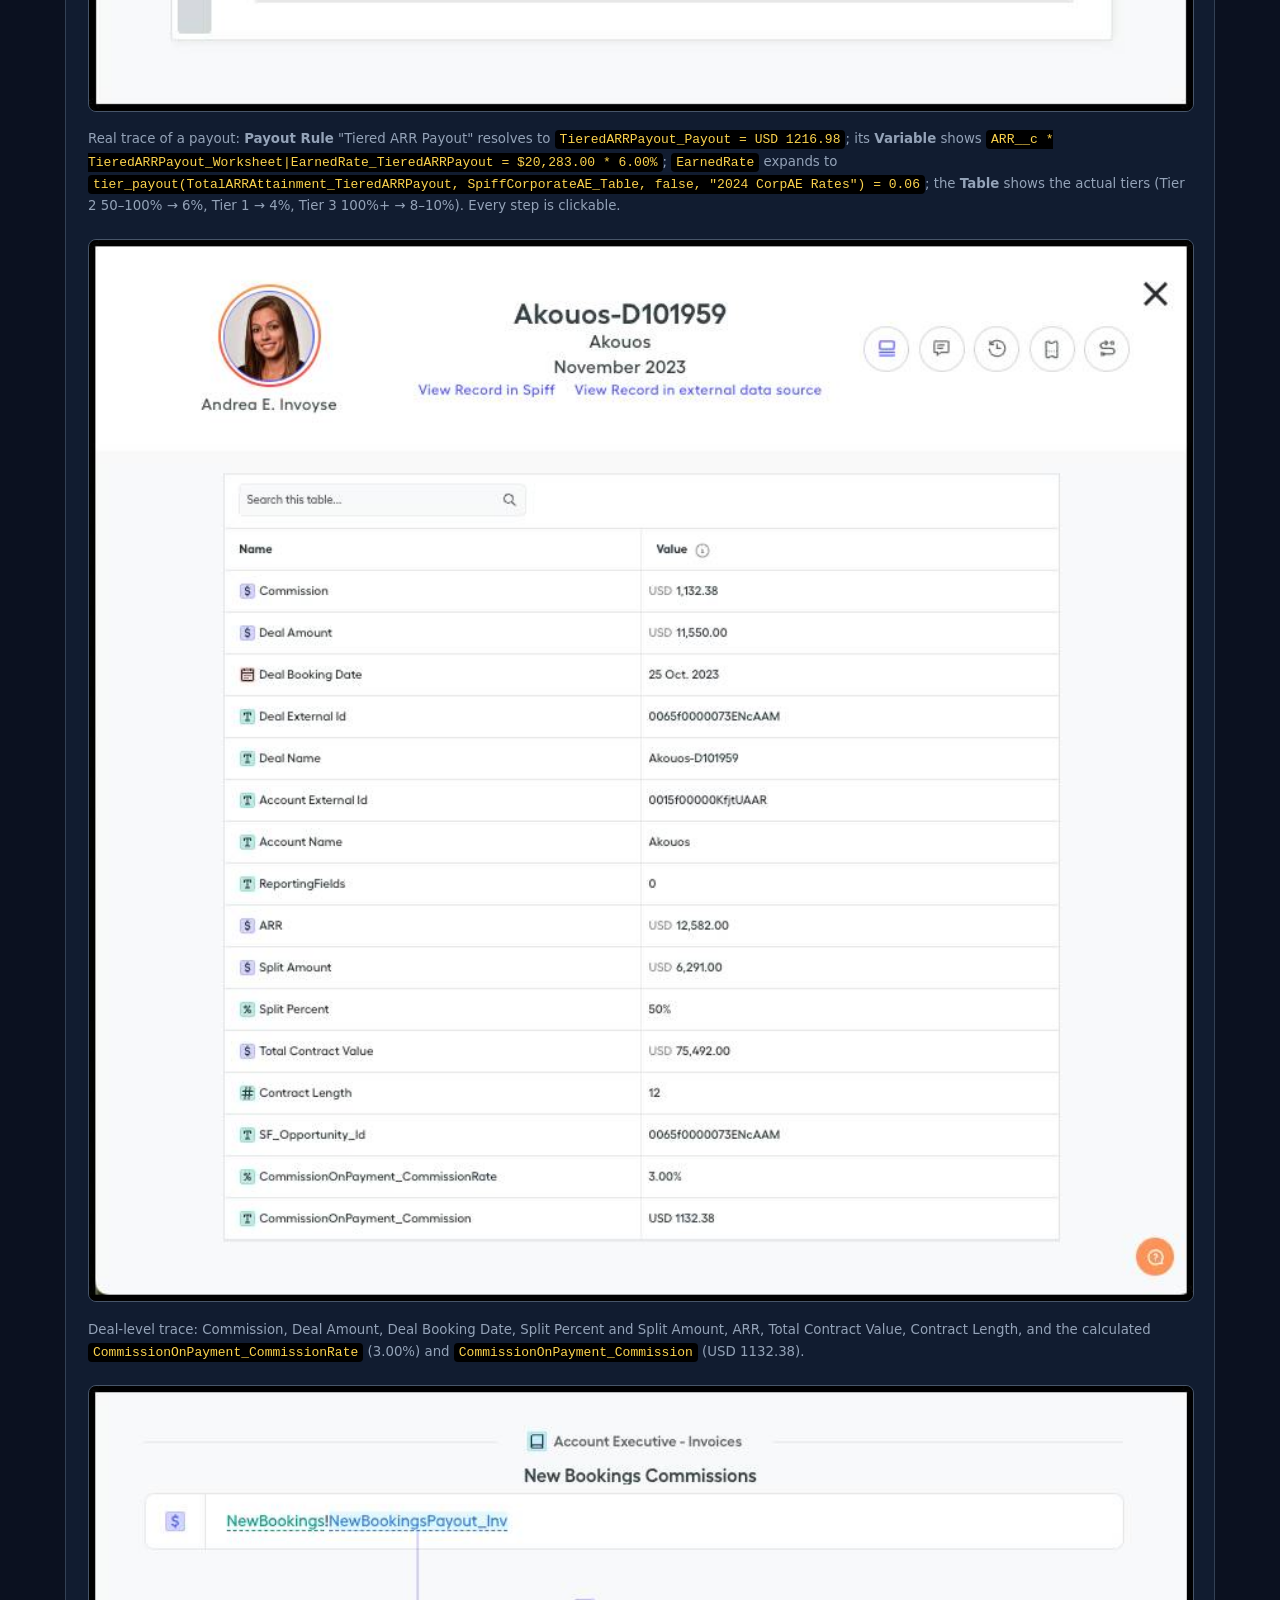
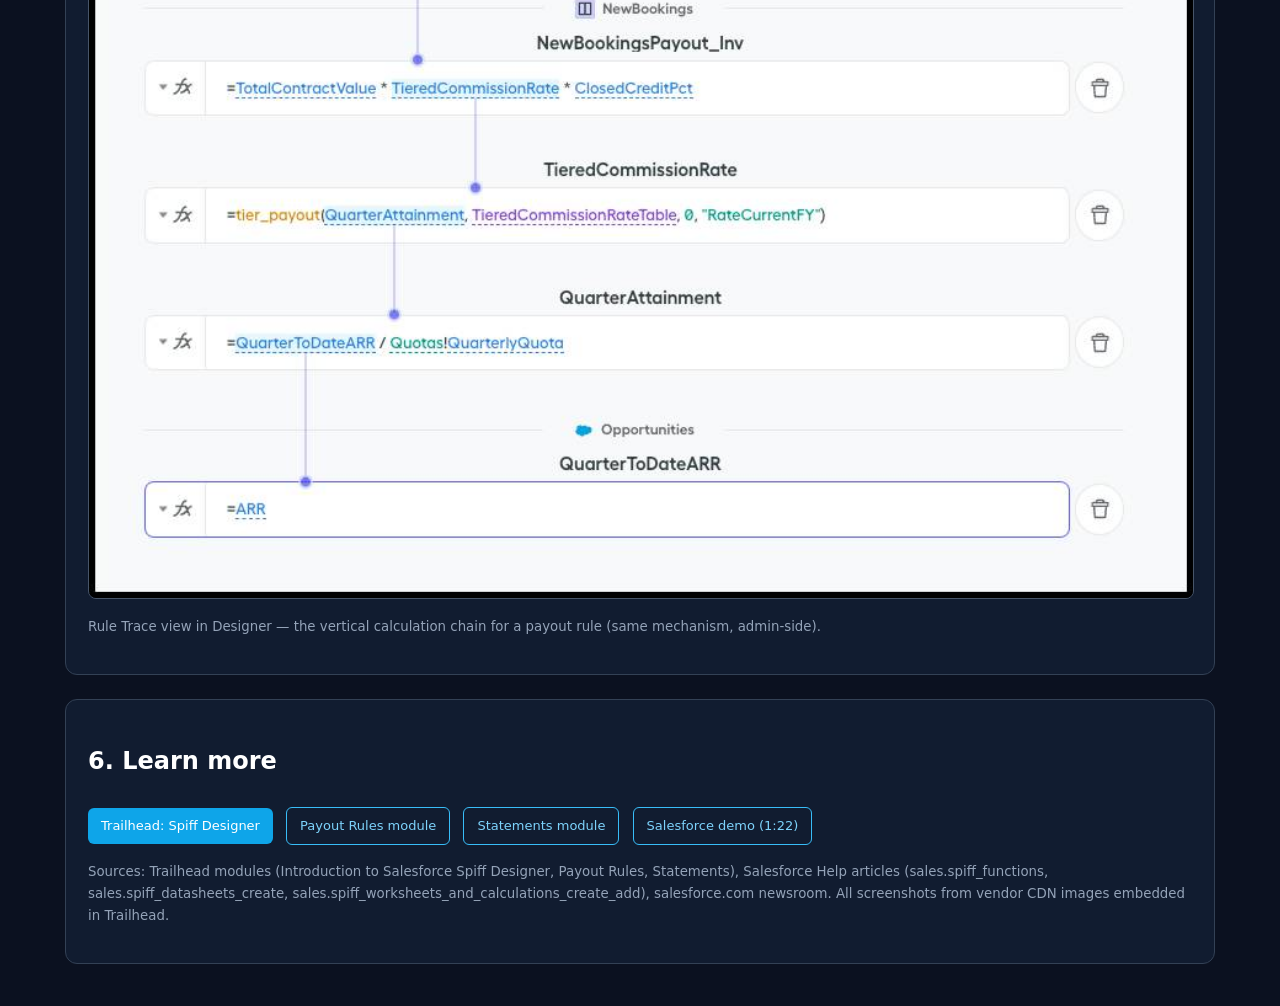
<file: vendor-walkthroughs/spiff.html>
<!DOCTYPE html>
<html lang="en"><head><meta charset="UTF-8"><meta name="viewport" content="width=device-width,initial-scale=1">
<title>Salesforce Spiff - Designer & Formula Walkthrough</title>
<style>
body{font-family:Inter,system-ui,Arial;margin:0;background:#0b1120;color:#e2e8f0;line-height:1.65}
header{padding:32px 24px;background:#1e293b;border-bottom:1px solid #334155}
header h1{margin:0}header p{color:#94a3b8;max-width:950px}
main{max-width:1150px;margin:0 auto;padding:24px}
.card{background:#111c30;border:1px solid #334155;border-radius:12px;padding:22px;margin:24px 0}
h2{color:#fff}h3{color:#cbd5e1}
img{width:100%;border-radius:8px;border:1px solid #475569;margin:8px 0;background:#fff}
small{color:#94a3b8;display:block;margin-bottom:14px}
.note{background:#172554;border-left:3px solid #3b82f6;padding:10px 14px;border-radius:6px;margin:12px 0;font-size:14px}
code{background:#000;color:#fcd34d;padding:2px 5px;border-radius:4px;font-size:13px}
.tag{display:inline-block;font-size:11px;letter-spacing:.06em;text-transform:uppercase;background:#10b981;color:#fff;border-radius:12px;padding:2px 10px;margin-right:8px}
a.btn{display:inline-block;background:#0ea5e9;color:#fff;padding:7px 13px;border-radius:6px;text-decoration:none;font-size:13px;margin:6px 8px 0 0}
a.ghost{background:transparent;border:1px solid #38bdf8;color:#7dd3fc}
.step{color:#f472b6;font-weight:600;font-family:monospace}
</style></head><body>
<header>
<a href="./" style="color:#7dd3fc;text-decoration:none;font-size:13px;display:inline-block;margin-bottom:14px">← Walkthroughs</a>
<h1><span class="tag">DESIGNER</span>Salesforce Spiff — Plan Builder &amp; Formula Editor</h1>
<p>Salesforce-owned since Feb 2024 (~$419M). Native ICM inside Sales Cloud. The engine room is <b>Designer</b>: plans hold payout rules; rules point at calculated fields on datasheets/worksheets where formulas actually live. Screenshots are official Trailhead/vendor documentation UI.</p>
</header>
<main>

<div class="card">
<h2>1. Designer — Plans and Data tabs</h2>
<img src="assets/spiff/designer-home.png" alt="Spiff Designer home">
<small>Designer landing: Plans tab in the left panel with folders for plans, worksheets, datasheets, tables. Context selector top-left.</small>
<img src="assets/spiff/data-tab.png" alt="Designer Data tab">
<small>Data tab: source objects and their fields (Fields/Filters) — this is where Salesforce objects are exposed to calculations. Calculated fields you create appear alongside source fields.</small>
</div>

<div class="card">
<h2>2. The plan page and payout rules</h2>
<img src="assets/spiff/plan-page.png" alt="Spiff plan page">
<small>Real UI — plan "<b>Spiff Corporate AE Plan</b>": tabs <span class="step">ASSIGNED USERS | RULES | CUSTOM FIELDS</span>, with <b>Assign Users</b>, Active/All filters, Download, Search, and the Plan Assignments table (Name, Email, Role, Effective As Of/Until). Top nav: COMMISSIONS, TEAMS, PLANS, QUOTAS, DOCUMENTS, DATA SOURCES, REPORTING, ADMIN, and the <b>DESIGNER</b> button.</small>
<img src="assets/spiff/plan-view.png" alt="Plan view with payout rules">
<small>Plan View showing multiple **payout rules** attached to the plan. A rule has: name, Payout Amount (a field from a datasheet/worksheet), Effective As Of/Until, and a Payout Rule Total. What-If? and Ghost Rule variants exist. Rules can be created from a field via right panel <span class="step">PAYOUT RULE | Create Payout Rule</span>.</small>
</div>

<div class="card">
<h2>3. Where formulas live — datasheets and worksheets</h2>
<img src="assets/spiff/datasheet.png" alt="Spiff datasheet">
<small><b>Datasheet</b>: pick a Salesforce object + data filter, then add fields — line-by-line per-record calculations. Select a cell/field and type the formula in the <b>formula bar</b>; names turn green/yellow with tooltips.</small>
<img src="assets/spiff/worksheet.png" alt="Spiff worksheet calculations">
<small><b>Worksheet</b>: spreadsheet for lump-sum/single-value calculations (e.g. quota, rate, totals) feeding rules. Cross-sheet references look like <code>WorksheetB!TotalARR</code> or <code>DatasheetA!ARR</code>.</small>
<img src="assets/spiff/function-library.png" alt="Spiff function library">
<small>The right-panel <b>function library</b> opens on any function with description/syntax/args — here <code>tier_payout</code>. Functions include <code>tier_payout(rangeTableValue, table, tiebreak, "returnColumn")</code>, <code>sum()</code>, <code>if()</code>, <code>filter()</code>, <code>contains()</code>, <code>amounts_from()</code>, <code>mpercent()</code>.</small>
<img src="assets/spiff/tier-formula.png" alt="Tier payout column formula">
<small>A <code>RepCommissionPayout</code> column = ARR × tier rate — the formula shown inline in the field editor.</small>
</div>

<div class="card">
<h2>4. Rate/accelerator tables and how formulas consume them</h2>
<div class="two" style="display:grid;grid-template-columns:1fr 1fr;gap:14px">
<div><img src="assets/spiff/range-table.png" alt="Range table"><small><b>Range table</b>: Lower Bound / Upper Bound rows with year-named rate columns (e.g. 2024/2025 rates) — the table <code>tier_payout</code> reads.</small></div>
<div><img src="assets/spiff/accelerator-table.png" alt="Accelerator table"><small>Accelerator table used by the tier formula.</small></div>
</div>
<img src="assets/spiff/tier-payout-formula.png" alt="tier_payout with dynamic year column">
<small><code>tier_payout(...)</code> with a dynamic return column (e.g. <code>CurrentYear</code>) so the rate table switches columns per period.</small>
<div class="note"><b>How formulas get inserted into plans (Spiff model):</b> formula → a calculated field/column on a <b>datasheet</b> (line-by-line) or <b>worksheet</b> (lump-sum) → the plan's <b>payout rule</b> sets its <b>Payout Amount</b> to that field → the rule pays out on effective dates. Example chain: <code>TieredARRPayout_Payout = ARR__c * EarnedRate_…</code>, where <code>EarnedRate_… = tier_payout(TotalARRAttainment_…, SpiffCorporateAE_Table, false, "2024 CorpAE Rates")</code>.</div>
</div>

<div class="card">
<h2>5. Trace view — click any payout and see the math</h2>
<img src="assets/spiff/formula-trace.png" alt="Spiff formula trace">
<small>Real trace of a payout: <b>Payout Rule</b> "Tiered ARR Payout" resolves to <code>TieredARRPayout_Payout = USD 1216.98</code>; its <b>Variable</b> shows <code>ARR__c * TieredARRPayout_Worksheet|EarnedRate_TieredARRPayout = $20,283.00 * 6.00%</code>; <code>EarnedRate</code> expands to <code>tier_payout(TotalARRAttainment_TieredARRPayout, SpiffCorporateAE_Table, false, "2024 CorpAE Rates") = 0.06</code>; the <b>Table</b> shows the actual tiers (Tier 2 50–100% → 6%, Tier 1 → 4%, Tier 3 100%+ → 8–10%). Every step is clickable.</small>
<img src="assets/spiff/record-trace.png" alt="Deal-level record trace">
<small>Deal-level trace: Commission, Deal Amount, Deal Booking Date, Split Percent and Split Amount, ARR, Total Contract Value, Contract Length, and the calculated <code>CommissionOnPayment_CommissionRate</code> (3.00%) and <code>CommissionOnPayment_Commission</code> (USD 1132.38).</small>
<img src="assets/spiff/rule-trace.png" alt="Rule trace view">
<small>Rule Trace view in Designer — the vertical calculation chain for a payout rule (same mechanism, admin-side).</small>
</div>

<div class="card">
<h2>6. Learn more</h2>
<p><a class="btn" href="https://trailhead.salesforce.com/content/learn/modules/introduction-to-salesforce-spiff-designer" target="_blank">Trailhead: Spiff Designer</a>
<a class="btn ghost" href="https://trailhead.salesforce.com/content/learn/modules/salesforce-spiff-payout-rules" target="_blank">Payout Rules module</a>
<a class="btn ghost" href="https://trailhead.salesforce.com/content/learn/modules/statements-for-salesforce-spiff-admins" target="_blank">Statements module</a>
<a class="btn ghost" href="https://www.youtube.com/watch?v=6TiBxBFUQec" target="_blank">Salesforce demo (1:22)</a></p>
<small>Sources: Trailhead modules (Introduction to Salesforce Spiff Designer, Payout Rules, Statements), Salesforce Help articles (sales.spiff_functions, sales.spiff_datasheets_create, sales.spiff_worksheets_and_calculations_create_add), salesforce.com newsroom. All screenshots from vendor CDN images embedded in Trailhead.</small>
</div>

</main></body></html>
</file>
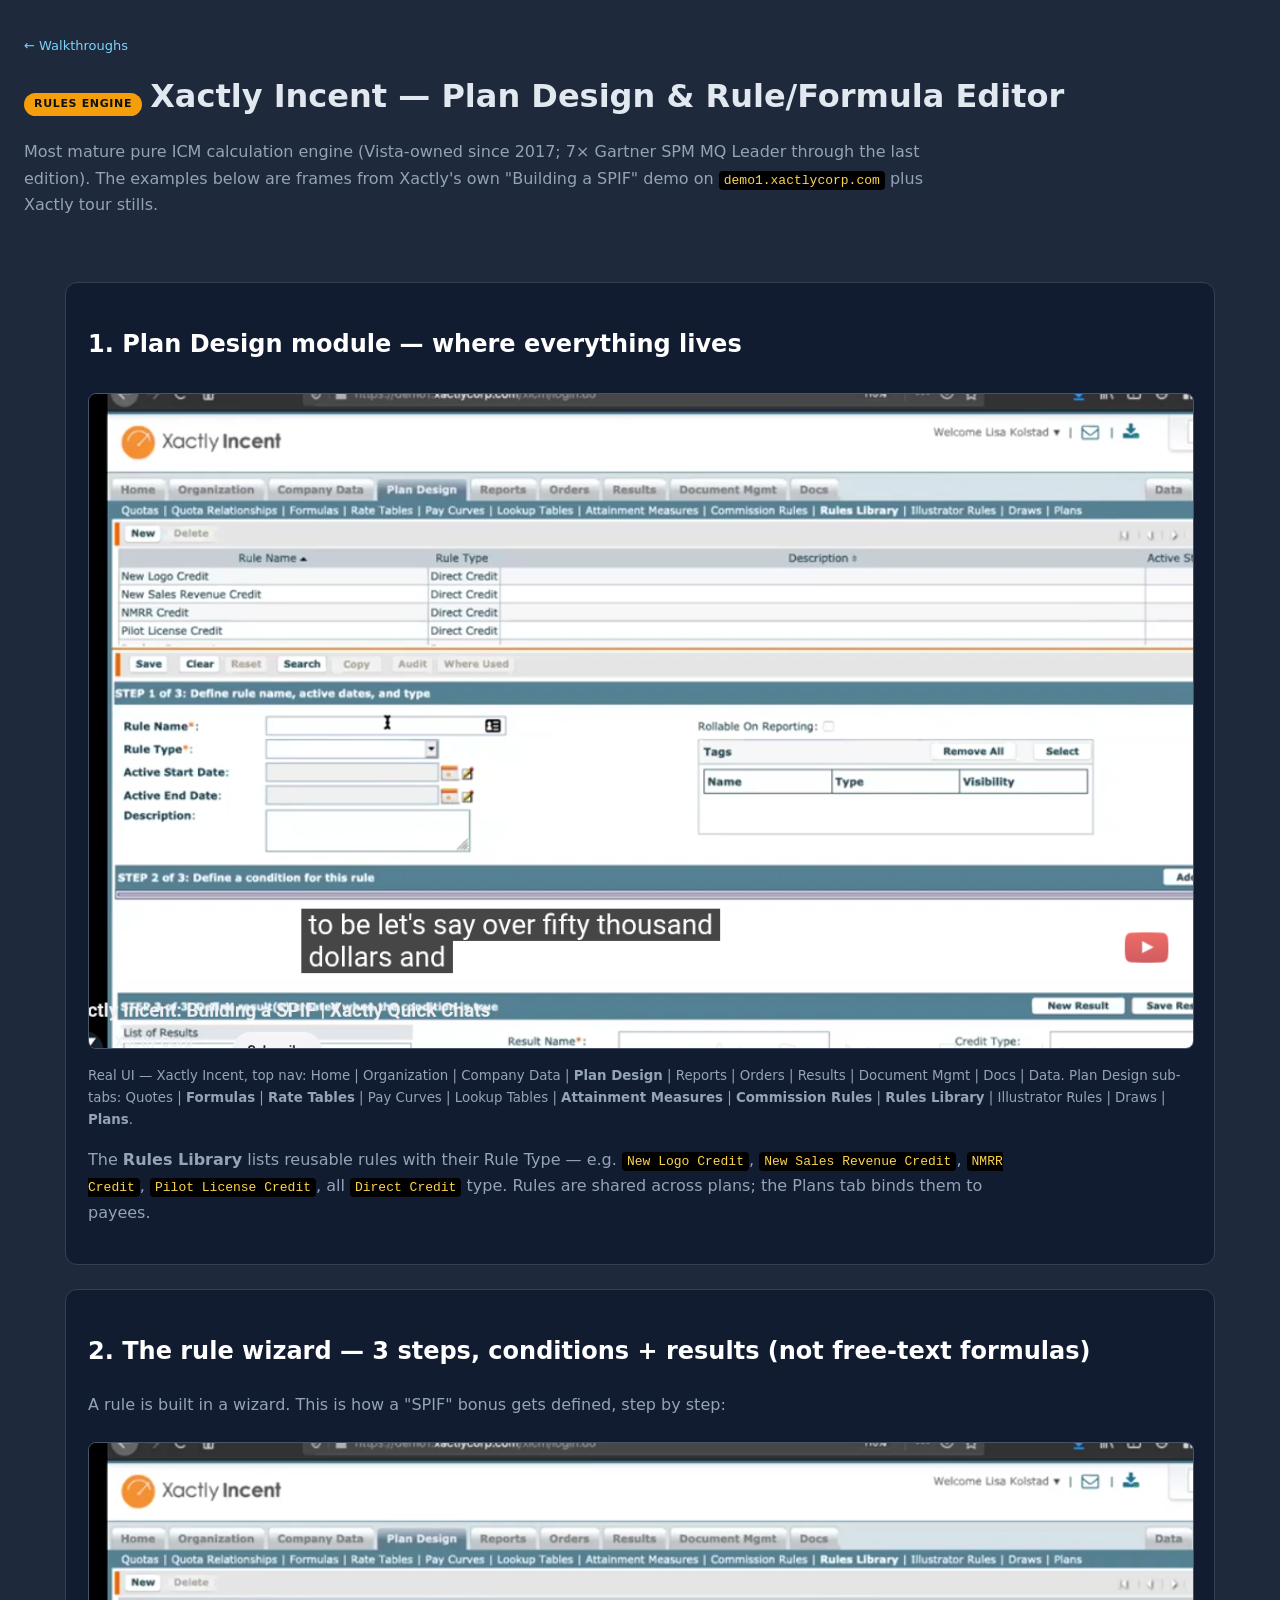
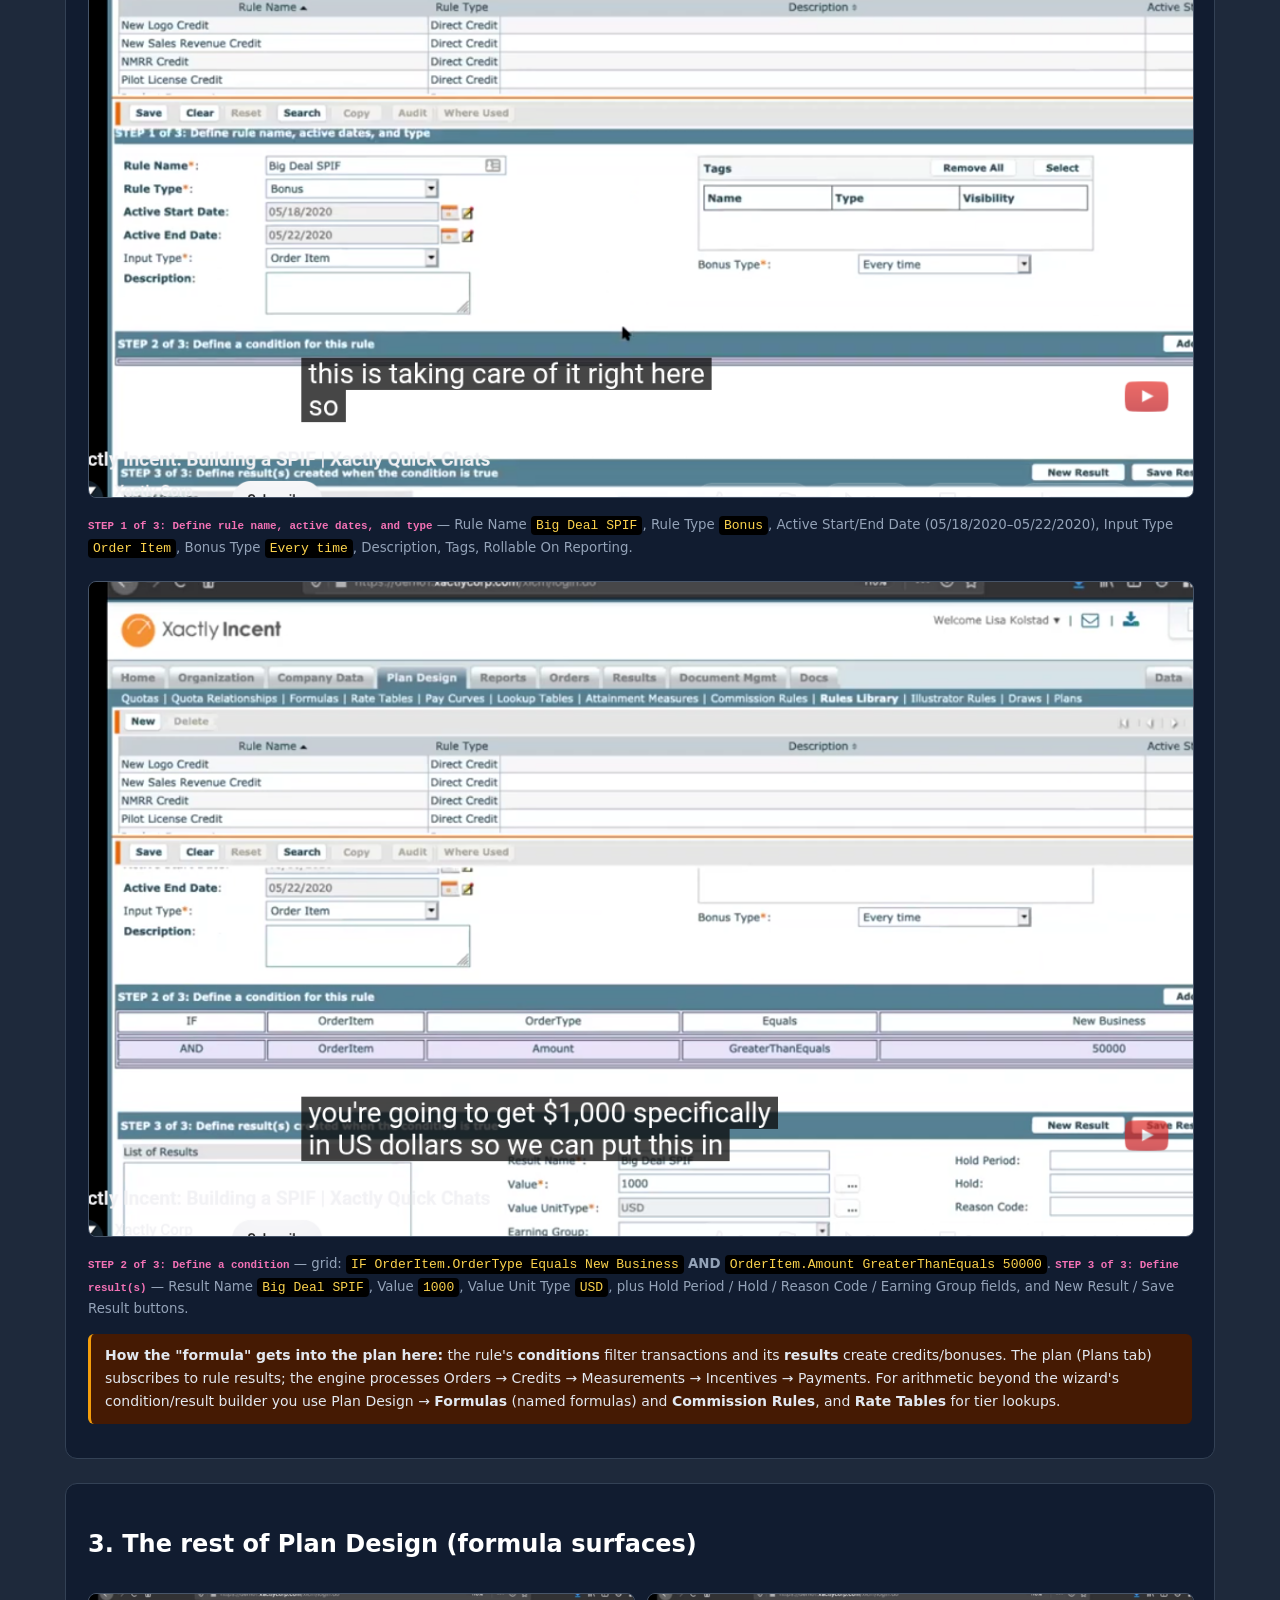
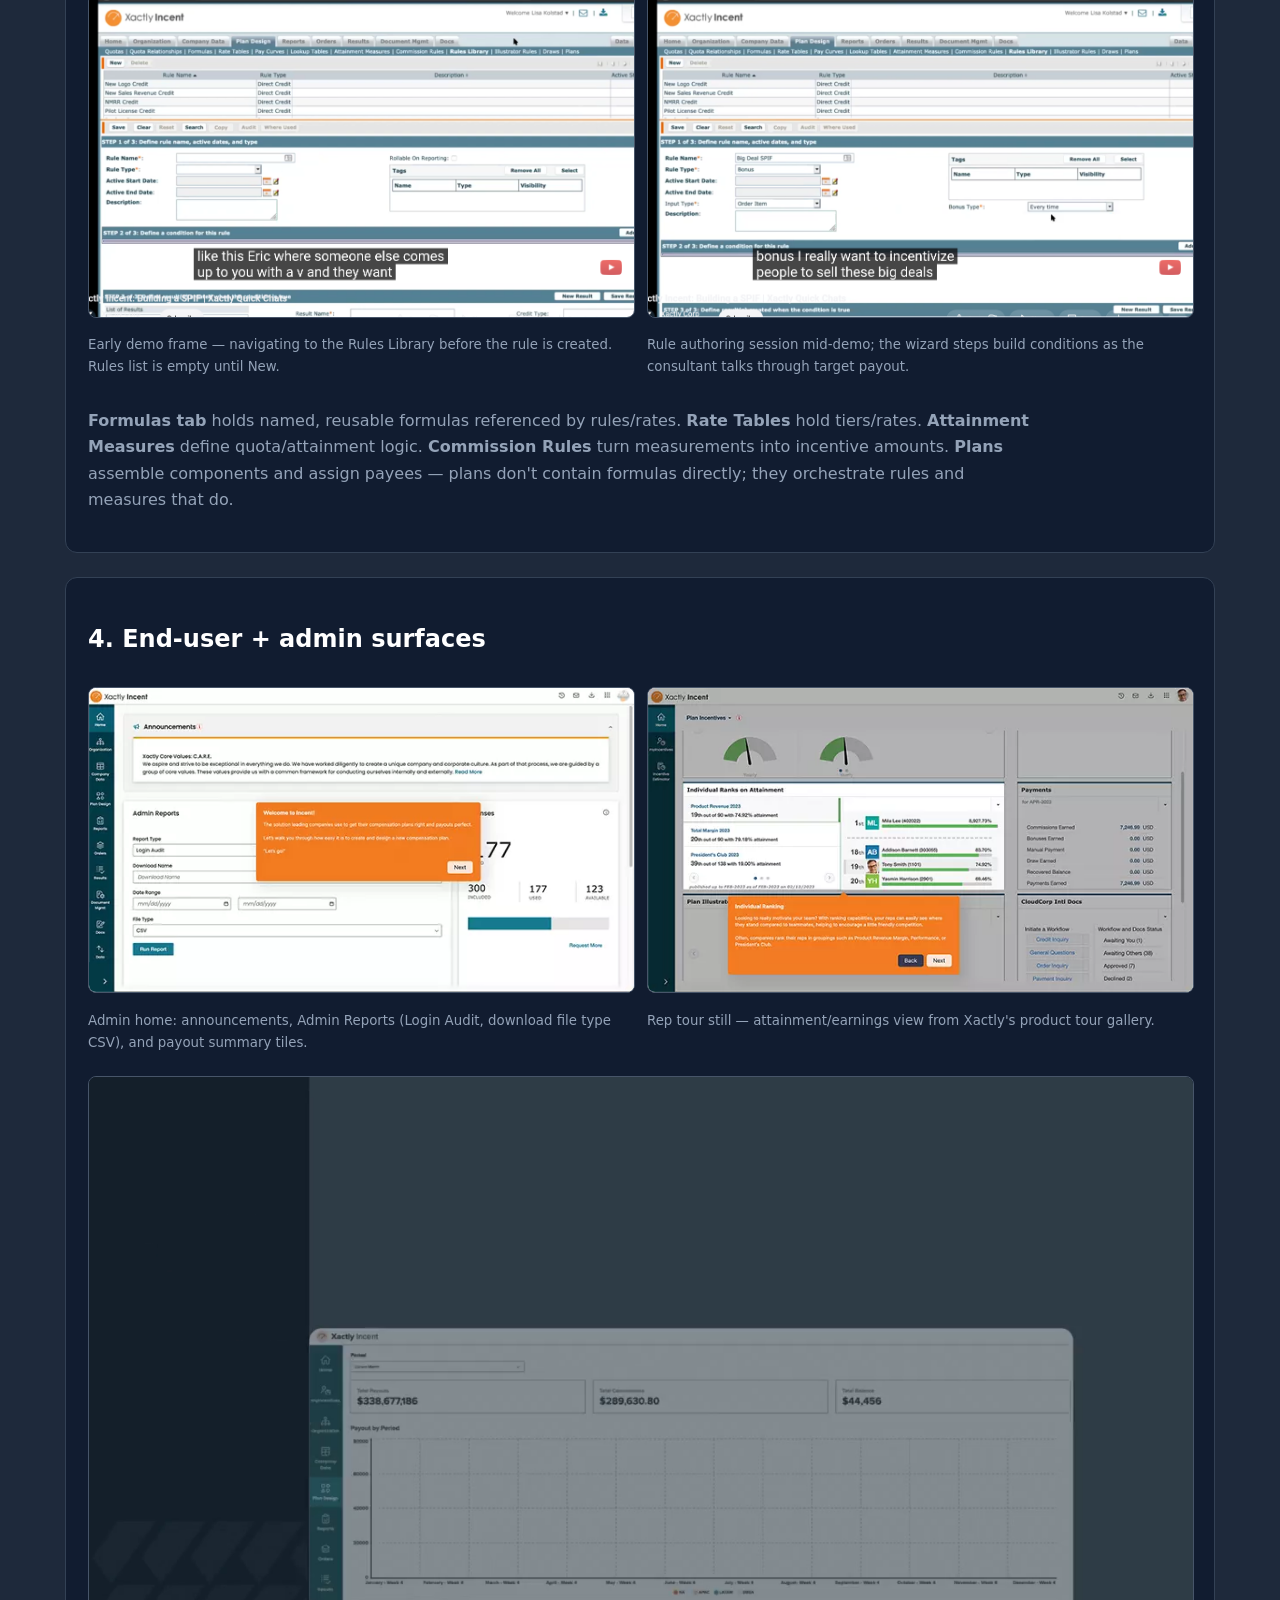
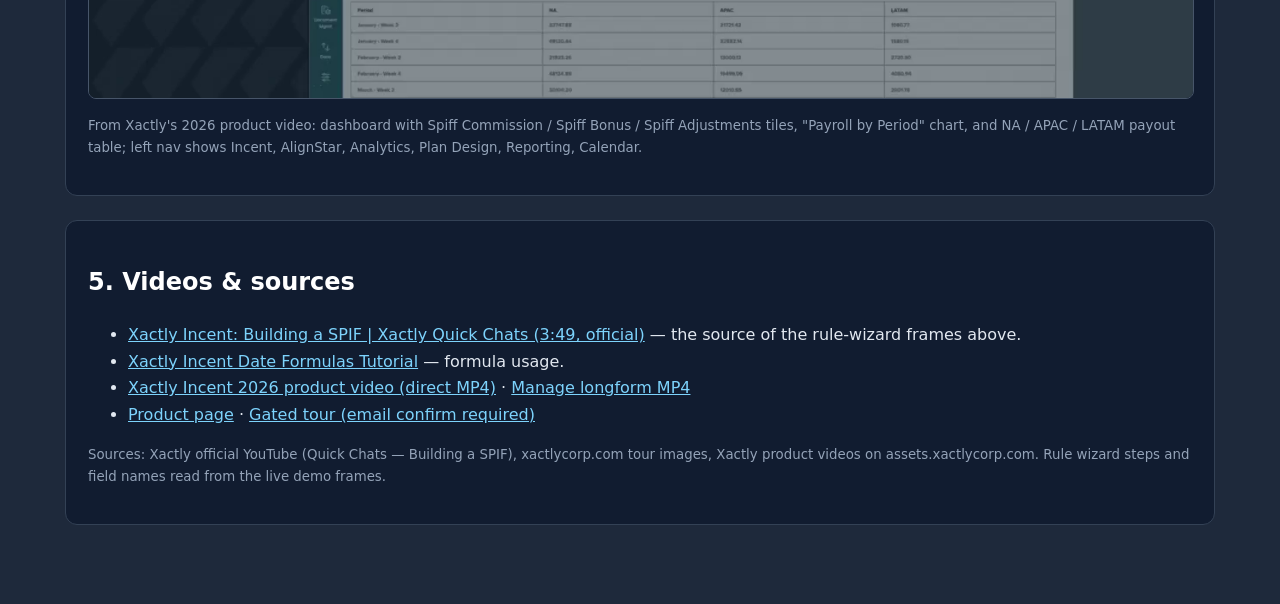
<file: vendor-walkthroughs/xactly.html>
<!DOCTYPE html>
<html lang="en"><head><meta charset="UTF-8"><meta name="viewport" content="width=device-width,initial-scale=1">
<title>Xactly Incent - Plan Design & Formula Editor Walkthrough</title>
<style>
body{font-family:Inter,system-ui,Arial;margin:0;background:#0b1120;color:#e2e8f0;line-height:1.65}
header{padding:32px 24px;background:#1e293b;border-bottom:1px solid #334155}
header h1{margin:0}header p{color:#94a3b8;max-width:950px}
main{max-width:1150px;margin:0 auto;padding:24px}
.card{background:#111c30;border:1px solid #334155;border-radius:12px;padding:22px;margin:24px 0}
h2{color:#fff}h3{color:#cbd5e1}
img{width:100%;border-radius:8px;border:1px solid #475569;margin:8px 0;background:#fff}
small{color:#94a3b8;display:block;margin-bottom:14px}
.note{background:#451a03;border-left:3px solid #f59e0b;padding:10px 14px;border-radius:6px;margin:12px 0;font-size:14px}
code{background:#000;color:#fcd34d;padding:2px 5px;border-radius:4px;font-size:13px}
.tag{display:inline-block;font-size:11px;letter-spacing:.06em;text-transform:uppercase;background:#f59e0b;color:#111;border-radius:12px;padding:2px 10px;margin-right:8px}
a.btn{display:inline-block;background:#0ea5e9;color:#fff;padding:7px 13px;border-radius:6px;text-decoration:none;font-size:13px;margin:6px 8px 0 0}
a.ghost{background:transparent;border:1px solid #38bdf8;color:#7dd3fc}
.step{color:#f472b6;font-weight:600;font-family:monospace}
</style></head><body>
<header>
<a href="./" style="color:#7dd3fc;text-decoration:none;font-size:13px;display:inline-block;margin-bottom:14px">← Walkthroughs</a>
<h1><span class="tag">RULES ENGINE</span>Xactly Incent — Plan Design &amp; Rule/Formula Editor</h1>
<p>Most mature pure ICM calculation engine (Vista-owned since 2017; 7× Gartner SPM MQ Leader through the last edition). The examples below are frames from Xactly's own "Building a SPIF" demo on <code>demo1.xactlycorp.com</code> plus Xactly tour stills.</p>
</div>
<main>

<div class="card">
<h2>1. Plan Design module — where everything lives</h2>
<img src="assets/xactly/xactly-95.png" alt="Xactly Plan Design Rules Library">
<small>Real UI — Xactly Incent, top nav: Home | Organization | Company Data | <b>Plan Design</b> | Reports | Orders | Results | Document Mgmt | Docs | Data. Plan Design sub-tabs: Quotes | <b>Formulas</b> | <b>Rate Tables</b> | Pay Curves | Lookup Tables | <b>Attainment Measures</b> | <b>Commission Rules</b> | <b>Rules Library</b> | Illustrator Rules | Draws | <b>Plans</b>.</small>
<p>The <b>Rules Library</b> lists reusable rules with their Rule Type — e.g. <code>New Logo Credit</code>, <code>New Sales Revenue Credit</code>, <code>NMRR Credit</code>, <code>Pilot License Credit</code>, all <code>Direct Credit</code> type. Rules are shared across plans; the Plans tab binds them to payees.</p>
</div>

<div class="card">
<h2>2. The rule wizard — 3 steps, conditions + results (not free-text formulas)</h2>
<p>A rule is built in a wizard. This is how a "SPIF" bonus gets defined, step by step:</p>
<img src="assets/xactly/xactly-145.png" alt="Rule wizard step 1">
<small><span class="step">STEP 1 of 3: Define rule name, active dates, and type</span> — Rule Name <code>Big Deal SPIF</code>, Rule Type <code>Bonus</code>, Active Start/End Date (05/18/2020–05/22/2020), Input Type <code>Order Item</code>, Bonus Type <code>Every time</code>, Description, Tags, Rollable On Reporting.</small>
<img src="assets/xactly/xactly-195.png" alt="Rule wizard steps 2 and 3">
<small><span class="step">STEP 2 of 3: Define a condition</span> — grid: <code>IF OrderItem.OrderType Equals New Business</code> <b>AND</b> <code>OrderItem.Amount GreaterThanEquals 50000</code>. <span class="step">STEP 3 of 3: Define result(s)</span> — Result Name <code>Big Deal SPIF</code>, Value <code>1000</code>, Value Unit Type <code>USD</code>, plus Hold Period / Hold / Reason Code / Earning Group fields, and New Result / Save Result buttons.</small>
<div class="note"><b>How the "formula" gets into the plan here:</b> the rule's <b>conditions</b> filter transactions and its <b>results</b> create credits/bonuses. The plan (Plans tab) subscribes to rule results; the engine processes Orders → Credits → Measurements → Incentives → Payments. For arithmetic beyond the wizard's condition/result builder you use Plan Design → <b>Formulas</b> (named formulas) and <b>Commission Rules</b>, and <b>Rate Tables</b> for tier lookups.</div>
</div>

<div class="card">
<h2>3. The rest of Plan Design (formula surfaces)</h2>
<div class="two" style="display:grid;grid-template-columns:1fr 1fr;gap:14px">
<div><img src="assets/xactly/xactly-70.png" alt="Xactly session frame"><small>Early demo frame — navigating to the Rules Library before the rule is created. Rules list is empty until New.</small></div>
<div><img src="assets/xactly/xactly-120.png" alt="Xactly session frame"><small>Rule authoring session mid-demo; the wizard steps build conditions as the consultant talks through target payout.</small></div>
</div>
<p><b>Formulas tab</b> holds named, reusable formulas referenced by rules/rates. <b>Rate Tables</b> hold tiers/rates. <b>Attainment Measures</b> define quota/attainment logic. <b>Commission Rules</b> turn measurements into incentive amounts. <b>Plans</b> assemble components and assign payees — plans don't contain formulas directly; they orchestrate rules and measures that do.</p>
</div>

<div class="card">
<h2>4. End-user + admin surfaces</h2>
<div class="two" style="display:grid;grid-template-columns:1fr 1fr;gap:14px">
<div><img src="assets/xactly/xactly-admin-tour.webp" alt="Xactly admin home"><small>Admin home: announcements, Admin Reports (Login Audit, download file type CSV), and payout summary tiles.</small></div>
<div><img src="assets/xactly/xactly-rep-tour.webp" alt="Xactly rep attainment"><small>Rep tour still — attainment/earnings view from Xactly's product tour gallery.</small></div>
</div>
<img src="assets/xactly/xactly-dashboard.png" alt="Xactly 2026 dashboard">
<small>From Xactly's 2026 product video: dashboard with Spiff Commission / Spiff Bonus / Spiff Adjustments tiles, "Payroll by Period" chart, and NA / APAC / LATAM payout table; left nav shows Incent, AlignStar, Analytics, Plan Design, Reporting, Calendar.</small>
</div>

<div class="card">
<h2>5. Videos &amp; sources</h2>
<ul>
<li><a href="https://www.youtube.com/watch?v=ykHEpKZWQrs" target="_blank" style="color:#7dd3fc">Xactly Incent: Building a SPIF | Xactly Quick Chats (3:49, official)</a> — the source of the rule-wizard frames above.</li>
<li><a href="https://www.youtube.com/watch?v=6-byWzPEx8I" target="_blank" style="color:#7dd3fc">Xactly Incent Date Formulas Tutorial</a> — formula usage.</li>
<li><a href="https://assets.xactlycorp.com/asset/7bd17b2a-4464-4e95-aa58-486f91516b52/mp4/Product-Video-Xactly-Incent-2026.mp4" target="_blank" style="color:#7dd3fc">Xactly Incent 2026 product video (direct MP4)</a> · <a href="https://assets.xactlycorp.com/asset/e511e0e7-74c1-405e-9e9f-d9d497dc5034/mp4/_Xactly-Manage_Longform.mp4" target="_blank" style="color:#7dd3fc">Manage longform MP4</a></li>
<li><a href="https://www.xactlycorp.com/products/xactly-incent" target="_blank" style="color:#7dd3fc">Product page</a> · <a href="https://www.xactlycorp.com/product-tours/xactly-incent" target="_blank" style="color:#7dd3fc">Gated tour (email confirm required)</a></li>
</ul>
<small>Sources: Xactly official YouTube (Quick Chats — Building a SPIF), xactlycorp.com tour images, Xactly product videos on assets.xactlycorp.com. Rule wizard steps and field names read from the live demo frames.</small>
</div>

</main></body></html>
</file>
